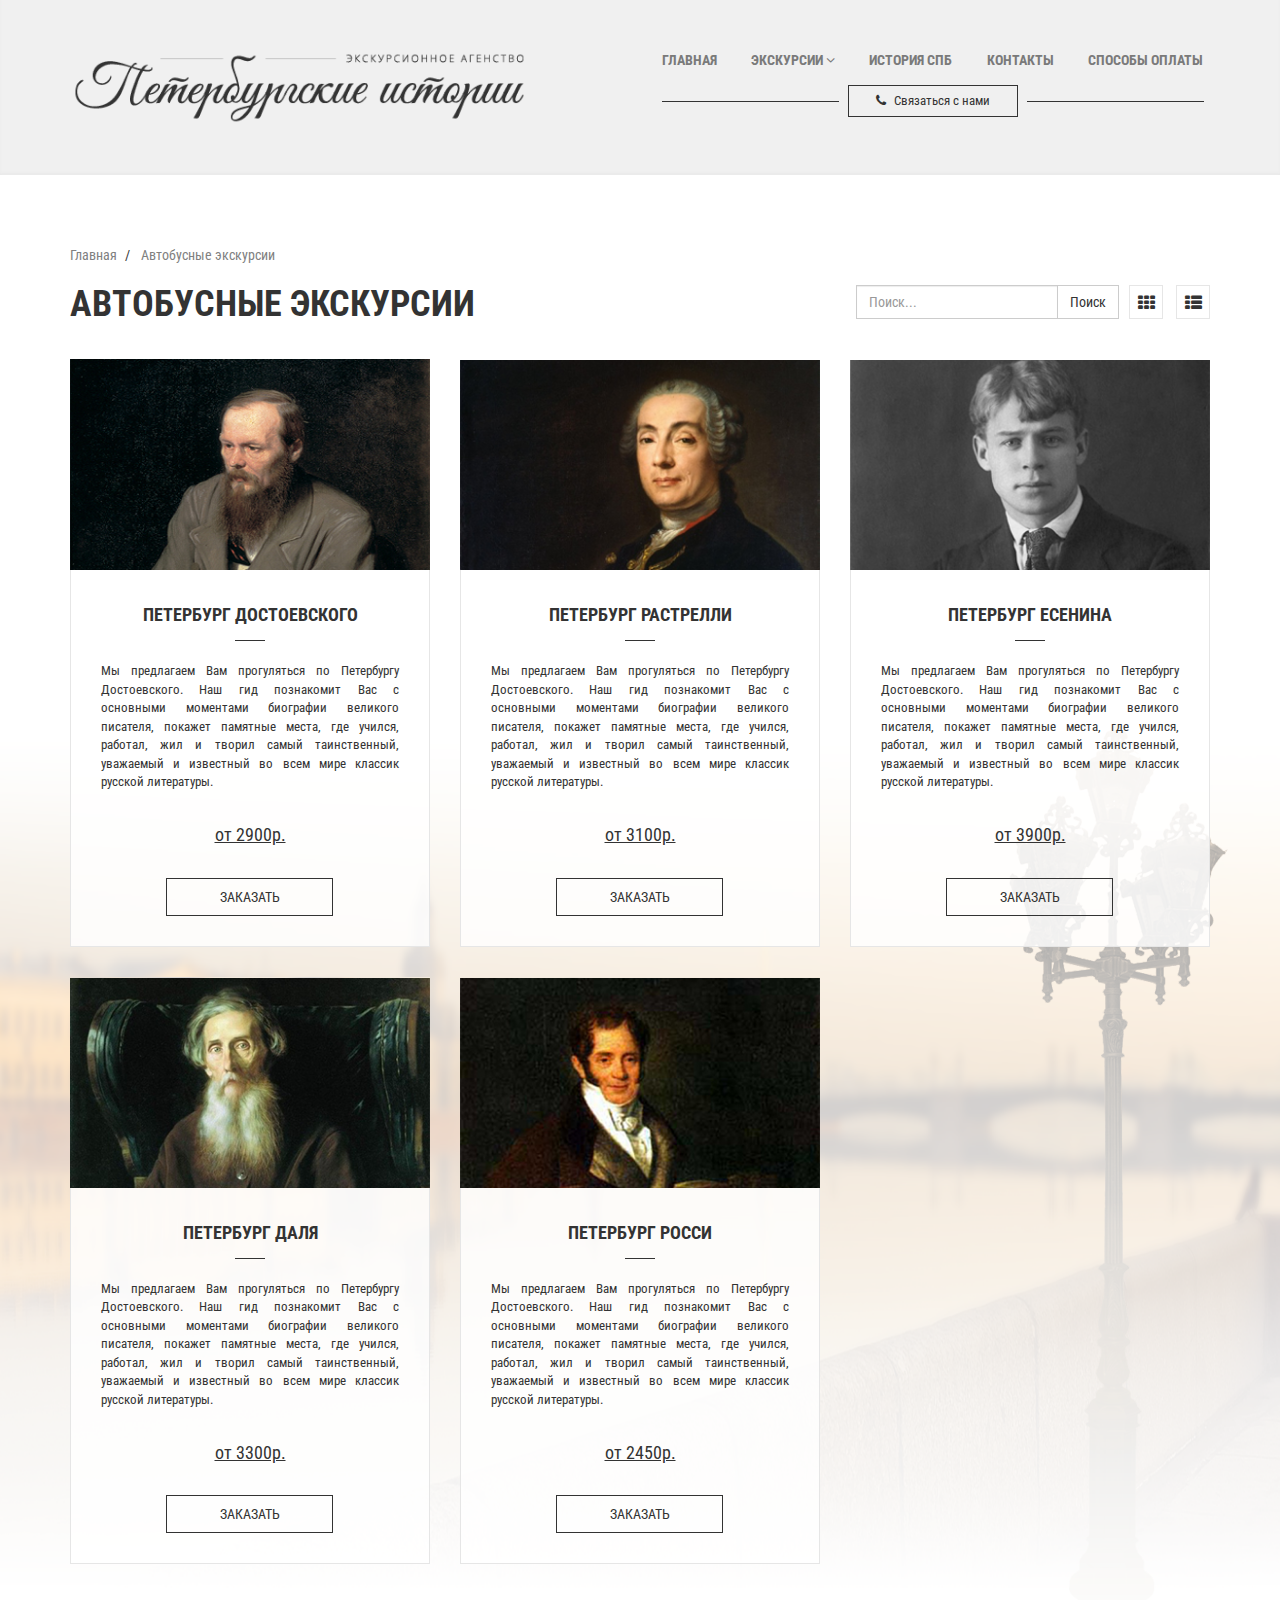
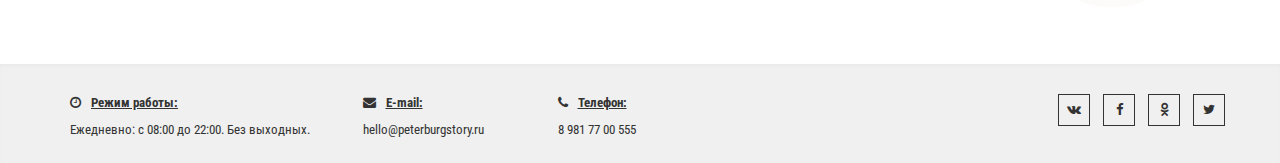
<file: bus_tours.html>
<!DOCTYPE html>
<html lang="en">
<head>
    <meta charset="utf-8">
    <meta http-equiv="X-UA-Compatible" content="IE=edge">
    <meta name="viewport" content="width=device-width, initial-scale=1">
    <title>Bus tours</title>
    <!-- Bootstrap -->
    <link href="css/bootstrap.min.css" rel="stylesheet">
    <link href="css/bootstrap-datetimepicker.min.css" rel="stylesheet">
    <link href="css/style.css" rel="stylesheet">
    <link rel="stylesheet" href="https://maxcdn.bootstrapcdn.com/font-awesome/4.4.0/css/font-awesome.min.css">
    <!-- HTML5 Shim and Respond.js IE8 support of HTML5 elements and media queries -->
    <!-- WARNING: Respond.js doesn't work if you view the page via file:// -->
    <!--[if lt IE 9]>
    <script src="https://oss.maxcdn.com/libs/html5shiv/3.7.0/html5shiv.js"></script>
    <script src="https://oss.maxcdn.com/libs/respond.js/1.4.2/respond.min.js"></script>
    <![endif]-->
</head>
<body>
<div class="inner-pages_wrapper">
    <div class="inner-pages_content">
        <header>
            <nav class="navbar navbar-default navbar-main">
                <div class="container">
                    <div class="row">
                        <!-- Brand and toggle get grouped for better mobile display -->
                        <div class="navbar-header no-padding col-sm-12 col-md-5 col-lg-6">
                            <button type="button" class="navbar-toggle collapsed" data-toggle="collapse" data-target="#bs-example-navbar-collapse-1" aria-expanded="false">
                                <span class="sr-only">Toggle navigation</span>
                                <span class="icon-bar"></span>
                                <span class="icon-bar"></span>
                                <span class="icon-bar"></span>
                            </button>
                            <a class="col-xs-10 logo logo_inner" href="#">
                                <img src="images/logo_inner.png" alt="logo" class="img-responsive">
                            </a>
                        </div>
                        <div class="col-xs-12 col-sm-12 col-md-7 col-lg-6 no-padding">
                            <!-- Collect the nav links, forms, and other content for toggling -->
                            <div class="collapse navbar-collapse navbar-collapse_custom" id="bs-example-navbar-collapse-1">
                                <ul class="nav nav-justified navbar-main_content hidden-xs">
                                    <li><a href="#">Главная</a></li>
                                    <li class="dropdown">
                                        <a href="#" class="dropdown-toggle" data-toggle="dropdown">экскурсии <i class="fa fa-angle-down"></i></a>
                                        <ul class="dropdown-menu">
                                            <li class="dropdown-submenu">
                                                <a href="#" class="dropdown-toggle" data-toggle="dropdown">заказные<i class="fa fa-angle-right pull-right"></i></a>
                                                <ul class="dropdown-menu">
                                                    <li><a href="#">пешеходные</a></li>
                                                    <li><a href="#">автобусные</a></li>
                                                    <li><a href="#">водные</a></li>
                                                    <li><a href="#">интерьерные</a></li>
                                                    <li><a href="#">нестандартные</a></li>
                                                    <li><a href="#">фотосессии</a></li>
                                                </ul>
                                            </li>
                                            <li class="dropdown-submenu">
                                                <a href="#" class="dropdown-toggle" data-toggle="dropdown">групповые<i class="fa fa-angle-right pull-right"></i></a>
                                                <ul class="dropdown-menu">
                                                    <li><a href="#">пешеходные</a></li>
                                                    <li><a href="#">автобусные</a></li>
                                                    <li><a href="#">водные</a></li>
                                                    <li><a href="#">интерьерные</a></li>
                                                    <li><a href="#">нестандартные</a></li>
                                                    <li><a href="#">фотосессии</a></li>
                                                </ul>
                                            </li>
                                        </ul>
                                    </li>
                                    <li><a href="#">история спб</a></li>
                                    <li><a href="#">контакты</a></li>
                                    <li><a href="#">способы оплаты</a></li>
                                </ul>
                                <ul class="nav navbar-nav navbar-main_content visible-xs hidden-sm hidden-md hidden-lg">
                                    <li><a href="#">Главная</a></li>
                                    <li class="dropdown">
                                        <a href="#" class="dropdown-toggle" data-toggle="dropdown" id="excursions">экскурсии <i id="arrow-down" class="fa fa-angle-down"></i></a>
                                        <ul class="dropdown-menu">
                                            <li class="dropdown-submenu">
                                                <a href="#" class="dropdown-toggle" data-toggle="dropdown">заказные<i class="fa fa-angle-right pull-right"></i></a>
                                                <ul class="dropdown-menu dropdown-menu-3level">
                                                    <li><a href="#">пешеходные</a></li>
                                                    <li><a href="#">автобусные</a></li>
                                                    <li><a href="#">водные</a></li>
                                                    <li><a href="#">интерьерные</a></li>
                                                    <li><a href="#">нестандартные</a></li>
                                                    <li><a href="#">фотосессии</a></li>
                                                </ul>
                                            </li>
                                            <li class="dropdown-submenu">
                                                <a href="#" class="dropdown-toggle" data-toggle="dropdown">групповые<i class="fa fa-angle-right pull-right"></i></a>
                                                <ul class="dropdown-menu dropdown-menu-3level">
                                                    <li><a href="#">пешеходные</a></li>
                                                    <li><a href="#">автобусные</a></li>
                                                    <li><a href="#">водные</a></li>
                                                    <li><a href="#">интерьерные</a></li>
                                                    <li><a href="#">нестандартные</a></li>
                                                    <li><a href="#">фотосессии</a></li>
                                                </ul>
                                            </li>
                                        </ul>
                                    </li>
                                    <li><a href="#">история спб</a></li>
                                    <li><a href="#">контакты</a></li>
                                    <li><a href="#">способы оплаты</a></li>
                                </ul>
                                <div class="invisible-xs invisible-sm visible-md visible-lg">
                                    <a href="" class="contact-btn">
                                        <div class="contact-btn_shadow"></div>
                                        <i class="fa fa-phone"></i>
                                        Связаться с нами
                                    </a>
                                </div>
                            </div>
                            <div class="container visible-sm invisible-xs">
                                <div class="row">
                                    <a href="" class="contact-btn">
                                        <div class="contact-btn_shadow"></div>
                                        <i class="fa fa-phone"></i>
                                        Связаться с нами
                                    </a>
                                </div>
                            </div>
                        </div>
                    </div>
                </div>
            </nav>
        </header>
        <article class="content_inner bg-1">
            <img src="images/bg_inner__lamp-3.png" class="content_inner__bg_lamp  hidden-xs" alt="lamp">
            <section class="container">
                <div class="row">
                    <ol class="breadcrumb">
                        <li>
                            <a href="#">Главная</a>
                        </li>
                        <li>
                            <a href="#">Автобусные экскурсии</a>
                        </li>
                    </ol>
                </div>
            </section>
            <section class="container clearfix">
                <h1 class="content-heading">автобусные экскурсии</h1>
                <ul class="tab-btn_menu pull-right"  role="tablist">
                    <li role="presentation">
                        <a href="#cards" aria-controls="cards" role="tab" data-toggle="tab"><i class="fa fa-th"></i></a>
                    </li>
                    <li role="presentation">
                        <a href="#list" aria-controls="list" role="tab" data-toggle="tab"><i class="fa fa-th-list"></i></a>
                    </li>
                </ul>
                <div class="form-inline search-field pull-right">
                    <div class="input-group">
                        <input type="search" class="form-control" placeholder="Поиск...">
                        <span class="input-group-btn">
                            <button class="btn btn-default" type="button">Поиск</button>
                        </span>
                    </div>
                </div>
            </section>
            <div class="tab-content">
                <div role="tabpanel" class="tab-pane active" id="cards">
                    <section class="container">
                        <div class="row">
                            <div class="col-sm-6 col-md-4">
                                <div class="col-xs-12 no-padding card-img">
                                    <img src="images/dost.png" alt="dostoevskii" class="img-responsive">
                                </div>
                                <div class="col-xs-12 caption-block">
                                    <h3 class="caption-block_header">петербург достоевского</h3>
                                    <p class="caption-block_text">
                                        Мы предлагаем Вам прогуляться по Петербургу Достоевского. Наш гид познакомит Вас с основными
                                        моментами биографии великого писателя, покажет памятные места, где учился, работал, жил и
                                        творил самый таинственный, уважаемый и известный во всем мире классик русской литературы.
                                    </p>
                                    <div class="caption-block_price">от 2900р.</div>
                                    <a href="" class="caption-block_order-btn" data-toggle="modal" data-target=".modal">заказать</a>
                                </div>
                            </div>
                            <div class="col-sm-6 col-md-4">
                                <div class="col-xs-12 no-padding card-img">
                                    <img src="images/rastr.png" alt="rastrelli" class="img-responsive">
                                </div>
                                <div class="col-xs-12 caption-block">
                                    <h3 class="caption-block_header">петербург растрелли</h3>
                                    <p class="caption-block_text">
                                        Мы предлагаем Вам прогуляться по Петербургу Достоевского. Наш гид познакомит Вас с основными
                                        моментами биографии великого писателя, покажет памятные места, где учился, работал, жил и
                                        творил самый таинственный, уважаемый и известный во всем мире классик русской литературы.
                                    </p>
                                    <div class="caption-block_price">от 3100р.</div>
                                    <a href="" class="caption-block_order-btn" data-toggle="modal" data-target=".modal">заказать</a>
                                </div>
                            </div>
                            <div class="col-sm-6 col-md-4">
                                <div class="col-xs-12 no-padding card-img">
                                    <img src="images/esen.png" alt="esenin" class="img-responsive">
                                </div>
                                <div class="col-xs-12 caption-block">
                                    <h3 class="caption-block_header">петербург есенина</h3>
                                    <p class="caption-block_text">
                                        Мы предлагаем Вам прогуляться по Петербургу Достоевского. Наш гид познакомит Вас с основными
                                        моментами биографии великого писателя, покажет памятные места, где учился, работал, жил и
                                        творил самый таинственный, уважаемый и известный во всем мире классик русской литературы.
                                    </p>
                                    <div class="caption-block_price">от 3900р.</div>
                                    <a href="" class="caption-block_order-btn" data-toggle="modal" data-target=".modal">заказать</a>
                                </div>
                            </div>
                            <div class="col-sm-6 col-md-4">
                                <div class="col-xs-12 no-padding card-img">
                                    <img src="images/dal.png" alt="dal'" class="img-responsive">
                                </div>
                                <div class="col-xs-12 caption-block">
                                    <h3 class="caption-block_header">петербург даля</h3>
                                    <p class="caption-block_text">
                                        Мы предлагаем Вам прогуляться по Петербургу Достоевского. Наш гид познакомит Вас с основными
                                        моментами биографии великого писателя, покажет памятные места, где учился, работал, жил и
                                        творил самый таинственный, уважаемый и известный во всем мире классик русской литературы.
                                    </p>
                                    <div class="caption-block_price">от 3300р.</div>
                                    <a href="" class="caption-block_order-btn" data-toggle="modal" data-target=".modal">заказать</a>
                                </div>
                            </div>
                            <div class="col-sm-6 col-md-4">
                                <div class="col-xs-12 no-padding card-img">
                                    <img src="images/rossi.png" alt="rossi" class="img-responsive">
                                </div>
                                <div class="col-xs-12 caption-block">
                                    <h3 class="caption-block_header">петербург росси</h3>
                                    <p class="caption-block_text">
                                        Мы предлагаем Вам прогуляться по Петербургу Достоевского. Наш гид познакомит Вас с основными
                                        моментами биографии великого писателя, покажет памятные места, где учился, работал, жил и
                                        творил самый таинственный, уважаемый и известный во всем мире классик русской литературы.
                                    </p>
                                    <div class="caption-block_price">от 2450р.</div>
                                    <a href="" class="caption-block_order-btn" data-toggle="modal" data-target=".modal">заказать</a>
                                </div>
                            </div>
                        </div>
                    </section>
                </div>
                <div role="tabpanel" class="tab-pane" id="list">
                    <section class="container">
                        <div class="row">
                            <div class="col-sm-12 card-wrapper">
                                <div class="col-xs-12 col-sm-4 no-padding card-img column">
                                    <img src="images/dost.png" alt="dostoevskii" class="img-responsive">
                                </div>
                                <div class="col-xs-12 col-sm-8 caption-block column">
                                    <h3 class="caption-block_header">петербург достоевского</h3>
                                    <p class="caption-block_text">
                                        Мы предлагаем Вам прогуляться по Петербургу Достоевского. Наш гид познакомит Вас с основными
                                        моментами биографии великого писателя, покажет памятные места, где учился, работал, жил и
                                        творил самый таинственный, уважаемый и известный во всем мире классик русской литературы.
                                    </p>
                                    <div class="pull-right">
                                        <div class="caption-block_price">от 2900р.</div>
                                        <a href="" class="caption-block_order-btn" data-toggle="modal" data-target=".modal">заказать</a>
                                    </div>
                                </div>
                            </div>
                            <div class="col-sm-12 card-wrapper">
                                <div class="col-xs-12 col-sm-4 no-padding card-img column">
                                    <img src="images/rastr.png" alt="rastrelli" class="img-responsive">
                                </div>
                                <div class="col-xs-12 col-sm-8 caption-block column">
                                    <h3 class="caption-block_header">петербург растрелли</h3>
                                    <p class="caption-block_text">
                                        Мы предлагаем Вам прогуляться по Петербургу Достоевского. Наш гид познакомит Вас с основными
                                        моментами биографии великого писателя, покажет памятные места, где учился, работал, жил и
                                        творил самый таинственный, уважаемый и известный во всем мире классик русской литературы.
                                    </p>
                                    <div class="pull-right">
                                        <div class="caption-block_price">от 3100р.</div>
                                        <a href="" class="caption-block_order-btn" data-toggle="modal" data-target=".modal">заказать</a>
                                    </div>
                                </div>
                            </div>
                            <div class="col-sm-12  card-wrapper">
                                <div class="col-xs-12 col-sm-4 no-padding card-img column">
                                    <img src="images/esen.png" alt="esenin" class="img-responsive">
                                </div>
                                <div class="col-xs-12 col-sm-8 caption-block column">
                                    <h3 class="caption-block_header">петербург есенина</h3>
                                    <p class="caption-block_text">
                                        Мы предлагаем Вам прогуляться по Петербургу Достоевского. Наш гид познакомит Вас с основными
                                        моментами биографии великого писателя, покажет памятные места, где учился, работал, жил и
                                        творил самый таинственный, уважаемый и известный во всем мире классик русской литературы.
                                    </p>
                                    <div class="pull-right">
                                        <div class="caption-block_price">от 3900р.</div>
                                        <a href="" class="caption-block_order-btn" data-toggle="modal" data-target=".modal">заказать</a>
                                    </div>
                                </div>
                            </div>
                            <div class="col-sm-12 card-wrapper">
                                <div class="col-xs-12 col-sm-4 no-padding card-img column">
                                    <img src="images/dal.png" alt="dal'" class="img-responsive">
                                </div>
                                <div class="col-xs-12 col-sm-8 caption-block column">
                                    <h3 class="caption-block_header">петербург даля</h3>
                                    <p class="caption-block_text">
                                        Мы предлагаем Вам прогуляться по Петербургу Достоевского. Наш гид познакомит Вас с основными
                                        моментами биографии великого писателя, покажет памятные места, где учился, работал, жил и
                                        творил самый таинственный, уважаемый и известный во всем мире классик русской литературы.
                                    </p>
                                    <div class="pull-right">
                                        <div class="caption-block_price">от 3300р.</div>
                                        <a href="" class="caption-block_order-btn" data-toggle="modal" data-target=".modal">заказать</a>
                                    </div>
                                </div>
                            </div>
                            <div class="col-sm-12 card-wrapper">
                                <div class="col-xs-12 col-sm-4 no-padding card-img column">
                                    <img src="images/rossi.png" alt="rossi" class="img-responsive">
                                </div>
                                <div class="col-xs-12 col-sm-8 caption-block column">
                                    <h3 class="caption-block_header">петербург росси</h3>
                                    <p class="caption-block_text">
                                        Мы предлагаем Вам прогуляться по Петербургу Достоевского. Наш гид познакомит Вас с основными
                                        моментами биографии великого писателя, покажет памятные места, где учился, работал, жил и
                                        творил самый таинственный, уважаемый и известный во всем мире классик русской литературы.
                                    </p>
                                    <div class="pull-right">
                                        <div class="caption-block_price">от 2450р.</div>
                                        <a href="" class="caption-block_order-btn" data-toggle="modal" data-target=".modal">заказать</a>
                                    </div>
                                </div>
                            </div>
                        </div>
                    </section>
                </div>
            </div>
        </article>
    </div>

    <footer class="footer">
        <div class="container">
            <div class="row">
                <div class="col-xs-6 col-sm-3 col-md-3">
                    <div class="footer_heading">
                        <i class="fa fa-clock-o"></i>Режим работы:
                    </div>
                    <div class="footer_text">
                        Ежедневно: с 08:00 до 22:00. Без выходных.
                    </div>
                </div>
                <div class="col-xs-6 col-sm-3 col-md-2">
                    <div class="footer_heading">
                        <i class="fa fa-envelope"></i>E-mail:
                    </div>
                    <div class="footer_text">
                        hello@peterburgstory.ru
                    </div>
                </div>
                <div class="col-xs-6 col-sm-3 col-md-2">
                    <div class="footer_heading">
                        <i class="fa fa-phone"></i>Телефон:
                    </div>
                    <div class="footer_text">
                        8 981 77 00 555
                    </div>
                </div>
                <ul class="footer_socials">
                    <li><a href="#"><i class="fa fa-vk"></i></a></li>
                    <li><a href="#"><i class="fa fa-facebook"></i></a></li>
                    <li><a href="#"><i class="fa fa-odnoklassniki"></i></a></li>
                    <li><a href="#"><i class="fa fa-twitter"></i></a></li>
                </ul>
            </div>
        </div>
    </footer>

    <!-- Modal -->
    <div class="modal fade" id="myModal" tabindex="-1" role="dialog" aria-labelledby="myModalLabel">
        <div class="modal-dialog" role="document">
            <div class="modal-content">
                <div class="modal-header">
                    <button type="button" class="close" data-dismiss="modal" aria-label="Close"><span aria-hidden="true">&times;</span></button>
                    <h4 class="modal-title" id="myModalLabel">Форма заказа</h4>
                </div>
                <div class="modal-body">
                    <form action="" method="post">
                        <div class="form-group">
                            <label for="datetimepicker">Желаемая дата проведения экскурсии</label>
                            <input type='text' required class="form-control" id='datetimepicker' placeholder="Дата проведения">
                        </div>
                        <div class="form-group">
                            <label for="language">Язык проведения</label>
                            <select class="form-control" required id="language">
                                <option>Русский</option>
                                <option>English</option>
                            </select>
                        </div>
                        <div class="form-group">
                            <label for="number">Количественный состав группы</label>
                            <input type="number" required min="1" max="100" class="form-control" id="number" placeholder="Количество">
                        </div>
                        <div class="form-group">
                            <label for="name">ФИО заказчика</label>
                            <input type="text" required class="form-control" id="name" placeholder="ФИО">
                        </div>
                        <div class="form-group">
                            <label for="phone">Номер телефона</label>
                            <input type="tel" pattern="(\+?\d[- .]*){7,13}" required class="form-control" id="phone" placeholder="Номер телефона">
                        </div>
                    </form>
                </div>
                <div class="modal-footer">
                    <button type="button" class="button modal-btn" data-dismiss="modal">Отмена</button>
                    <button type="submit" class="button modal-btn">Заказать</button>
                </div>
            </div>
        </div>
    </div>
</div>


<script src="https://code.jquery.com/jquery-2.1.4.min.js"></script>
<!-- Include all compiled plugins (below), or include individual files as needed -->
<script src="js/moment-with-locales.min.js"></script>
<script src="js/bootstrap.min.js"></script>
<script src="js/dropdown-menu.js"></script>
<script src="js/bootstrap-datetimepicker.min.js"></script>
<script src="js/custom.js"></script>
</body>
</html>
</file>
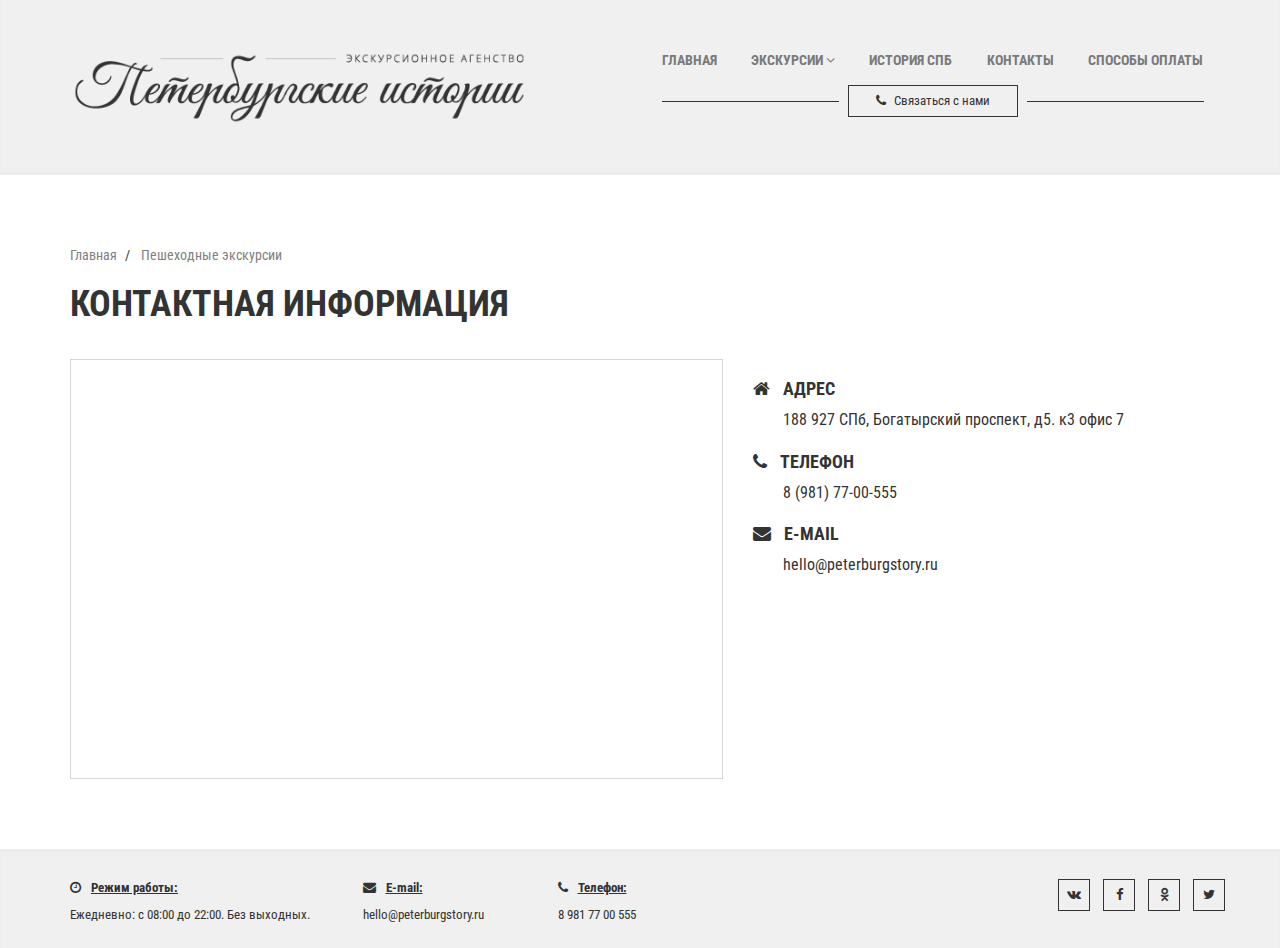
<file: contacts.html>
<!DOCTYPE html>
<html lang="en">
<head>
    <meta charset="utf-8">
    <meta http-equiv="X-UA-Compatible" content="IE=edge">
    <meta name="viewport" content="width=device-width, initial-scale=1">
    <title>Contact page</title>
    <!-- Bootstrap -->
    <link href="css/bootstrap.min.css" rel="stylesheet">
    <link href="css/style.css" rel="stylesheet">
    <link rel="stylesheet" href="https://maxcdn.bootstrapcdn.com/font-awesome/4.4.0/css/font-awesome.min.css">
    <!-- HTML5 Shim and Respond.js IE8 support of HTML5 elements and media queries -->
    <!-- WARNING: Respond.js doesn't work if you view the page via file:// -->
    <!--[if lt IE 9]>
    <script src="https://oss.maxcdn.com/libs/html5shiv/3.7.0/html5shiv.js"></script>
    <script src="https://oss.maxcdn.com/libs/respond.js/1.4.2/respond.min.js"></script>
    <![endif]-->
</head>
<body>
<div class="inner-pages_wrapper">
    <div class="inner-pages_content">
        <header>
            <nav class="navbar navbar-default navbar-main">
                <div class="container">
                    <div class="row">
                        <!-- Brand and toggle get grouped for better mobile display -->
                        <div class="navbar-header no-padding col-sm-12 col-md-5 col-lg-6">
                            <button type="button" class="navbar-toggle collapsed" data-toggle="collapse" data-target="#bs-example-navbar-collapse-1" aria-expanded="false">
                                <span class="sr-only">Toggle navigation</span>
                                <span class="icon-bar"></span>
                                <span class="icon-bar"></span>
                                <span class="icon-bar"></span>
                            </button>
                            <a class="col-xs-10 logo logo_inner" href="#">
                                <img src="images/logo_inner.png" alt="logo" class="img-responsive">
                            </a>
                        </div>
                        <div class="col-xs-12 col-sm-12 col-md-7 col-lg-6 no-padding">
                            <!-- Collect the nav links, forms, and other content for toggling -->
                            <div class="collapse navbar-collapse navbar-collapse_custom" id="bs-example-navbar-collapse-1">
                                <ul class="nav nav-justified navbar-main_content hidden-xs">
                                    <li><a href="#">Главная</a></li>
                                    <li class="dropdown">
                                        <a href="#" class="dropdown-toggle" data-toggle="dropdown">экскурсии <i class="fa fa-angle-down"></i></a>
                                        <ul class="dropdown-menu">
                                            <li class="dropdown-submenu">
                                                <a href="#" class="dropdown-toggle" data-toggle="dropdown">заказные<i class="fa fa-angle-right pull-right"></i></a>
                                                <ul class="dropdown-menu">
                                                    <li><a href="#">пешеходные</a></li>
                                                    <li><a href="#">автобусные</a></li>
                                                    <li><a href="#">водные</a></li>
                                                    <li><a href="#">интерьерные</a></li>
                                                    <li><a href="#">нестандартные</a></li>
                                                    <li><a href="#">фотосессии</a></li>
                                                </ul>
                                            </li>
                                            <li class="dropdown-submenu">
                                                <a href="#" class="dropdown-toggle" data-toggle="dropdown">групповые<i class="fa fa-angle-right pull-right"></i></a>
                                                <ul class="dropdown-menu">
                                                    <li><a href="#">пешеходные</a></li>
                                                    <li><a href="#">автобусные</a></li>
                                                    <li><a href="#">водные</a></li>
                                                    <li><a href="#">интерьерные</a></li>
                                                    <li><a href="#">нестандартные</a></li>
                                                    <li><a href="#">фотосессии</a></li>
                                                </ul>
                                            </li>
                                        </ul>
                                    </li>
                                    <li><a href="#">история спб</a></li>
                                    <li><a href="#">контакты</a></li>
                                    <li><a href="#">способы оплаты</a></li>
                                </ul>
                                <ul class="nav navbar-nav navbar-main_content visible-xs hidden-sm hidden-md hidden-lg">
                                    <li><a href="#">Главная</a></li>
                                    <li class="dropdown">
                                        <a href="#" class="dropdown-toggle" data-toggle="dropdown" id="excursions">экскурсии <i id="arrow-down" class="fa fa-angle-down"></i></a>
                                        <ul class="dropdown-menu">
                                            <li class="dropdown-submenu">
                                                <a href="#" class="dropdown-toggle" data-toggle="dropdown">заказные<i class="fa fa-angle-right pull-right"></i></a>
                                                <ul class="dropdown-menu dropdown-menu-3level">
                                                    <li><a href="#">пешеходные</a></li>
                                                    <li><a href="#">автобусные</a></li>
                                                    <li><a href="#">водные</a></li>
                                                    <li><a href="#">интерьерные</a></li>
                                                    <li><a href="#">нестандартные</a></li>
                                                    <li><a href="#">фотосессии</a></li>
                                                </ul>
                                            </li>
                                            <li class="dropdown-submenu">
                                                <a href="#" class="dropdown-toggle" data-toggle="dropdown">групповые<i class="fa fa-angle-right pull-right"></i></a>
                                                <ul class="dropdown-menu dropdown-menu-3level">
                                                    <li><a href="#">пешеходные</a></li>
                                                    <li><a href="#">автобусные</a></li>
                                                    <li><a href="#">водные</a></li>
                                                    <li><a href="#">интерьерные</a></li>
                                                    <li><a href="#">нестандартные</a></li>
                                                    <li><a href="#">фотосессии</a></li>
                                                </ul>
                                            </li>
                                        </ul>
                                    </li>
                                    <li><a href="#">история спб</a></li>
                                    <li><a href="#">контакты</a></li>
                                    <li><a href="#">способы оплаты</a></li>
                                </ul>
                                <div class="invisible-xs invisible-sm visible-md visible-lg">
                                    <a href="" class="contact-btn">
                                        <div class="contact-btn_shadow"></div>
                                        <i class="fa fa-phone"></i>
                                        Связаться с нами
                                    </a>
                                </div>
                            </div>
                            <div class="container visible-sm invisible-xs">
                                <div class="row">
                                    <a href="" class="contact-btn">
                                        <div class="contact-btn_shadow"></div>
                                        <i class="fa fa-phone"></i>
                                        Связаться с нами
                                    </a>
                                </div>
                            </div>
                        </div>
                    </div>
                </div>
            </nav>
        </header>
        <article class="content_inner bg-2">
            <section class="container">
                <div class="row">
                    <ol class="breadcrumb">
                        <li>
                            <a href="#">Главная</a>
                        </li>
                        <li>
                            <a href="#">Пешеходные экскурсии</a>
                        </li>
                    </ol>
                </div>
            </section>
            <section class="container clearfix">
                <h1 class="content-heading">контактная информация</h1>
            </section>
            <section class="container">
                <div class="row">
                    <div class="col-sm-7">
                        <div id="map" class="map"></div>
                    </div>
                    <div class="col-sm-5">
                        <h3 class="contact-info_header"><i class="fa fa-home"></i>Адрес </h3>
                        <div class="contact-info_text">
                            188 927 СПб, Богатырский проспект, д5. к3 офис 7
                        </div>
                        <h3 class="contact-info_header"><i class="fa fa-phone"></i>Телефон </h3>
                        <div class="contact-info_text">
                            8 (981) 77-00-555
                        </div>
                        <h3 class="contact-info_header"><i class="fa fa-envelope"></i>E-mail</h3>
                        <div class="contact-info_text">
                            hello@peterburgstory.ru
                        </div>
                    </div>
                </div>
            </section>
        </article>
    </div>

    <footer class="footer">
        <div class="container">
            <div class="row">
                <div class="col-xs-6 col-sm-3 col-md-3">
                    <div class="footer_heading">
                        <i class="fa fa-clock-o"></i>Режим работы:
                    </div>
                    <div class="footer_text">
                        Ежедневно: с 08:00 до 22:00. Без выходных.
                    </div>
                </div>
                <div class="col-xs-6 col-sm-3 col-md-2">
                    <div class="footer_heading">
                        <i class="fa fa-envelope"></i>E-mail:
                    </div>
                    <div class="footer_text">
                        hello@peterburgstory.ru
                    </div>
                </div>
                <div class="col-xs-6 col-sm-3 col-md-2">
                    <div class="footer_heading">
                        <i class="fa fa-phone"></i>Телефон:
                    </div>
                    <div class="footer_text">
                        8 981 77 00 555
                    </div>
                </div>
                <ul class="footer_socials">
                    <li><a href="#"><i class="fa fa-vk"></i></a></li>
                    <li><a href="#"><i class="fa fa-facebook"></i></a></li>
                    <li><a href="#"><i class="fa fa-odnoklassniki"></i></a></li>
                    <li><a href="#"><i class="fa fa-twitter"></i></a></li>
                </ul>
            </div>
        </div>
    </footer>
</div>


<!-- jQuery (necessary for Bootstrap's JavaScript plugins) -->
<script src="https://ajax.googleapis.com/ajax/libs/jquery/1.11.0/jquery.min.js"></script>
<!-- Include all compiled plugins (below), or include individual files as needed -->
<script src="js/bootstrap.min.js"></script>
<script src="js/dropdown-menu.js"></script>
<script src="js/map.js"></script>
<script src="js/custom.js"></script>
</body>
</html>
</file>
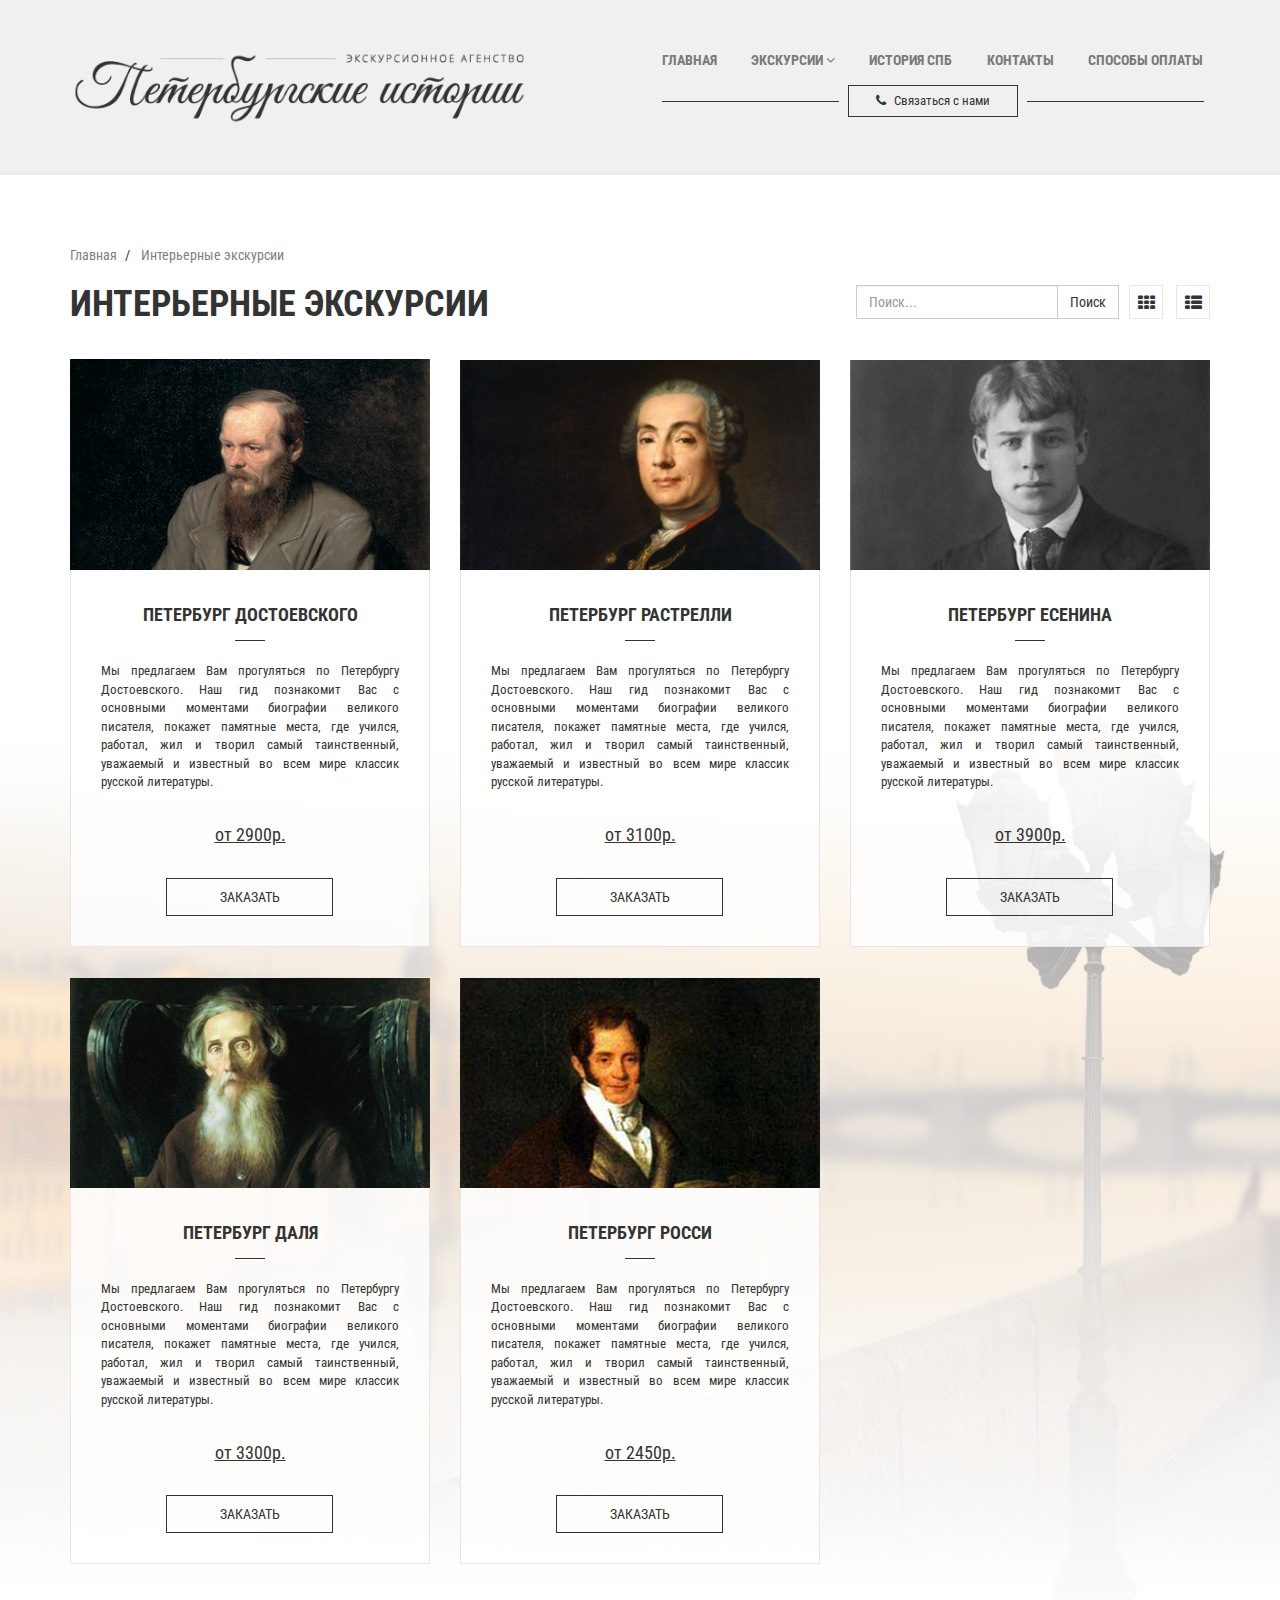
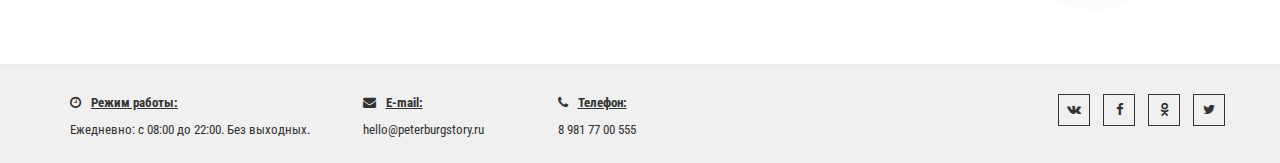
<file: interior_tours.html>
<!DOCTYPE html>
<html lang="en">
<head>
    <meta charset="utf-8">
    <meta http-equiv="X-UA-Compatible" content="IE=edge">
    <meta name="viewport" content="width=device-width, initial-scale=1">
    <title>Interior tours</title>
    <!-- Bootstrap -->
    <link href="css/bootstrap.min.css" rel="stylesheet">
    <link href="css/bootstrap-datetimepicker.min.css" rel="stylesheet">
    <link href="css/bootstrap-datetimepicker.min.css" rel="stylesheet">
    <link href="css/style.css" rel="stylesheet">
    <link rel="stylesheet" href="https://maxcdn.bootstrapcdn.com/font-awesome/4.4.0/css/font-awesome.min.css">
    <!-- HTML5 Shim and Respond.js IE8 support of HTML5 elements and media queries -->
    <!-- WARNING: Respond.js doesn't work if you view the page via file:// -->
    <!--[if lt IE 9]>
    <script src="https://oss.maxcdn.com/libs/html5shiv/3.7.0/html5shiv.js"></script>
    <script src="https://oss.maxcdn.com/libs/respond.js/1.4.2/respond.min.js"></script>
    <![endif]-->
</head>
<body>
<div class="inner-pages_wrapper">
    <div class="inner-pages_content">
        <header>
            <nav class="navbar navbar-default navbar-main">
                <div class="container">
                    <div class="row">
                        <!-- Brand and toggle get grouped for better mobile display -->
                        <div class="navbar-header no-padding col-sm-12 col-md-5 col-lg-6">
                            <button type="button" class="navbar-toggle collapsed" data-toggle="collapse" data-target="#bs-example-navbar-collapse-1" aria-expanded="false">
                                <span class="sr-only">Toggle navigation</span>
                                <span class="icon-bar"></span>
                                <span class="icon-bar"></span>
                                <span class="icon-bar"></span>
                            </button>
                            <a class="col-xs-10 logo logo_inner" href="#">
                                <img src="images/logo_inner.png" alt="logo" class="img-responsive">
                            </a>
                        </div>
                        <div class="col-xs-12 col-sm-12 col-md-7 col-lg-6 no-padding">
                            <!-- Collect the nav links, forms, and other content for toggling -->
                            <div class="collapse navbar-collapse navbar-collapse_custom" id="bs-example-navbar-collapse-1">
                                <ul class="nav nav-justified navbar-main_content hidden-xs">
                                    <li><a href="#">Главная</a></li>
                                    <li class="dropdown">
                                        <a href="#" class="dropdown-toggle" data-toggle="dropdown">экскурсии <i class="fa fa-angle-down"></i></a>
                                        <ul class="dropdown-menu">
                                            <li class="dropdown-submenu">
                                                <a href="#" class="dropdown-toggle" data-toggle="dropdown">заказные<i class="fa fa-angle-right pull-right"></i></a>
                                                <ul class="dropdown-menu">
                                                    <li><a href="#">пешеходные</a></li>
                                                    <li><a href="#">автобусные</a></li>
                                                    <li><a href="#">водные</a></li>
                                                    <li><a href="#">интерьерные</a></li>
                                                    <li><a href="#">нестандартные</a></li>
                                                    <li><a href="#">фотосессии</a></li>
                                                </ul>
                                            </li>
                                            <li class="dropdown-submenu">
                                                <a href="#" class="dropdown-toggle" data-toggle="dropdown">групповые<i class="fa fa-angle-right pull-right"></i></a>
                                                <ul class="dropdown-menu">
                                                    <li><a href="#">пешеходные</a></li>
                                                    <li><a href="#">автобусные</a></li>
                                                    <li><a href="#">водные</a></li>
                                                    <li><a href="#">интерьерные</a></li>
                                                    <li><a href="#">нестандартные</a></li>
                                                    <li><a href="#">фотосессии</a></li>
                                                </ul>
                                            </li>
                                        </ul>
                                    </li>
                                    <li><a href="#">история спб</a></li>
                                    <li><a href="#">контакты</a></li>
                                    <li><a href="#">способы оплаты</a></li>
                                </ul>
                                <ul class="nav navbar-nav navbar-main_content visible-xs hidden-sm hidden-md hidden-lg">
                                    <li><a href="#">Главная</a></li>
                                    <li class="dropdown">
                                        <a href="#" class="dropdown-toggle" data-toggle="dropdown" id="excursions">экскурсии <i id="arrow-down" class="fa fa-angle-down"></i></a>
                                        <ul class="dropdown-menu">
                                            <li class="dropdown-submenu">
                                                <a href="#" class="dropdown-toggle" data-toggle="dropdown">заказные<i class="fa fa-angle-right pull-right"></i></a>
                                                <ul class="dropdown-menu dropdown-menu-3level">
                                                    <li><a href="#">пешеходные</a></li>
                                                    <li><a href="#">автобусные</a></li>
                                                    <li><a href="#">водные</a></li>
                                                    <li><a href="#">интерьерные</a></li>
                                                    <li><a href="#">нестандартные</a></li>
                                                    <li><a href="#">фотосессии</a></li>
                                                </ul>
                                            </li>
                                            <li class="dropdown-submenu">
                                                <a href="#" class="dropdown-toggle" data-toggle="dropdown">групповые<i class="fa fa-angle-right pull-right"></i></a>
                                                <ul class="dropdown-menu dropdown-menu-3level">
                                                    <li><a href="#">пешеходные</a></li>
                                                    <li><a href="#">автобусные</a></li>
                                                    <li><a href="#">водные</a></li>
                                                    <li><a href="#">интерьерные</a></li>
                                                    <li><a href="#">нестандартные</a></li>
                                                    <li><a href="#">фотосессии</a></li>
                                                </ul>
                                            </li>
                                        </ul>
                                    </li>
                                    <li><a href="#">история спб</a></li>
                                    <li><a href="#">контакты</a></li>
                                    <li><a href="#">способы оплаты</a></li>
                                </ul>
                                <div class="invisible-xs invisible-sm visible-md visible-lg">
                                    <a href="" class="contact-btn">
                                        <div class="contact-btn_shadow"></div>
                                        <i class="fa fa-phone"></i>
                                        Связаться с нами
                                    </a>
                                </div>
                            </div>
                            <div class="container visible-sm invisible-xs">
                                <div class="row">
                                    <a href="" class="contact-btn">
                                        <div class="contact-btn_shadow"></div>
                                        <i class="fa fa-phone"></i>
                                        Связаться с нами
                                    </a>
                                </div>
                            </div>
                        </div>
                    </div>
                </div>
            </nav>
        </header>
        <article class="content_inner bg-1">
            <img src="images/bg_inner__lamp-4.png" class="content_inner__bg_lamp  hidden-xs" alt="lamp">
            <section class="container">
                <div class="row">
                    <ol class="breadcrumb">
                        <li>
                            <a href="#">Главная</a>
                        </li>
                        <li>
                            <a href="#">Интерьерные экскурсии</a>
                        </li>
                    </ol>
                </div>
            </section>
            <section class="container clearfix">
                <h1 class="content-heading">интерьерные экскурсии</h1>
                <ul class="tab-btn_menu pull-right"  role="tablist">
                    <li role="presentation">
                        <a href="#cards" aria-controls="cards" role="tab" data-toggle="tab"><i class="fa fa-th"></i></a>
                    </li>
                    <li role="presentation">
                        <a href="#list" aria-controls="list" role="tab" data-toggle="tab"><i class="fa fa-th-list"></i></a>
                    </li>
                </ul>
                <div class="form-inline search-field pull-right">
                    <div class="input-group">
                        <input type="search" class="form-control" placeholder="Поиск...">
                        <span class="input-group-btn">
                            <button class="btn btn-default" type="button">Поиск</button>
                        </span>
                    </div>
                </div>
            </section>
            <div class="tab-content">
                <div role="tabpanel" class="tab-pane active" id="cards">
                    <section class="container">
                        <div class="row">
                            <div class="col-sm-6 col-md-4">
                                <div class="col-xs-12 no-padding card-img">
                                    <img src="images/dost.png" alt="dostoevskii" class="img-responsive">
                                </div>
                                <div class="col-xs-12 caption-block">
                                    <h3 class="caption-block_header">петербург достоевского</h3>
                                    <p class="caption-block_text">
                                        Мы предлагаем Вам прогуляться по Петербургу Достоевского. Наш гид познакомит Вас с основными
                                        моментами биографии великого писателя, покажет памятные места, где учился, работал, жил и
                                        творил самый таинственный, уважаемый и известный во всем мире классик русской литературы.
                                    </p>
                                    <div class="caption-block_price">от 2900р.</div>
                                    <a href="" class="caption-block_order-btn" data-toggle="modal" data-target=".modal">заказать</a>
                                </div>
                            </div>
                            <div class="col-sm-6 col-md-4">
                                <div class="col-xs-12 no-padding card-img">
                                    <img src="images/rastr.png" alt="rastrelli" class="img-responsive">
                                </div>
                                <div class="col-xs-12 caption-block">
                                    <h3 class="caption-block_header">петербург растрелли</h3>
                                    <p class="caption-block_text">
                                        Мы предлагаем Вам прогуляться по Петербургу Достоевского. Наш гид познакомит Вас с основными
                                        моментами биографии великого писателя, покажет памятные места, где учился, работал, жил и
                                        творил самый таинственный, уважаемый и известный во всем мире классик русской литературы.
                                    </p>
                                    <div class="caption-block_price">от 3100р.</div>
                                    <a href="" class="caption-block_order-btn" data-toggle="modal" data-target=".modal">заказать</a>
                                </div>
                            </div>
                            <div class="col-sm-6 col-md-4">
                                <div class="col-xs-12 no-padding card-img">
                                    <img src="images/esen.png" alt="esenin" class="img-responsive">
                                </div>
                                <div class="col-xs-12 caption-block">
                                    <h3 class="caption-block_header">петербург есенина</h3>
                                    <p class="caption-block_text">
                                        Мы предлагаем Вам прогуляться по Петербургу Достоевского. Наш гид познакомит Вас с основными
                                        моментами биографии великого писателя, покажет памятные места, где учился, работал, жил и
                                        творил самый таинственный, уважаемый и известный во всем мире классик русской литературы.
                                    </p>
                                    <div class="caption-block_price">от 3900р.</div>
                                    <a href="" class="caption-block_order-btn" data-toggle="modal" data-target=".modal">заказать</a>
                                </div>
                            </div>
                            <div class="col-sm-6 col-md-4">
                                <div class="col-xs-12 no-padding card-img">
                                    <img src="images/dal.png" alt="dal'" class="img-responsive">
                                </div>
                                <div class="col-xs-12 caption-block">
                                    <h3 class="caption-block_header">петербург даля</h3>
                                    <p class="caption-block_text">
                                        Мы предлагаем Вам прогуляться по Петербургу Достоевского. Наш гид познакомит Вас с основными
                                        моментами биографии великого писателя, покажет памятные места, где учился, работал, жил и
                                        творил самый таинственный, уважаемый и известный во всем мире классик русской литературы.
                                    </p>
                                    <div class="caption-block_price">от 3300р.</div>
                                    <a href="" class="caption-block_order-btn" data-toggle="modal" data-target=".modal">заказать</a>
                                </div>
                            </div>
                            <div class="col-sm-6 col-md-4">
                                <div class="col-xs-12 no-padding card-img">
                                    <img src="images/rossi.png" alt="rossi" class="img-responsive">
                                </div>
                                <div class="col-xs-12 caption-block">
                                    <h3 class="caption-block_header">петербург росси</h3>
                                    <p class="caption-block_text">
                                        Мы предлагаем Вам прогуляться по Петербургу Достоевского. Наш гид познакомит Вас с основными
                                        моментами биографии великого писателя, покажет памятные места, где учился, работал, жил и
                                        творил самый таинственный, уважаемый и известный во всем мире классик русской литературы.
                                    </p>
                                    <div class="caption-block_price">от 2450р.</div>
                                    <a href="" class="caption-block_order-btn" data-toggle="modal" data-target=".modal">заказать</a>
                                </div>
                            </div>
                        </div>
                    </section>
                </div>
                <div role="tabpanel" class="tab-pane" id="list">
                    <section class="container">
                        <div class="row">
                            <div class="col-sm-12 card-wrapper">
                                <div class="col-xs-12 col-sm-4 no-padding card-img column">
                                    <img src="images/dost.png" alt="dostoevskii" class="img-responsive">
                                </div>
                                <div class="col-xs-12 col-sm-8 caption-block column">
                                    <h3 class="caption-block_header">петербург достоевского</h3>
                                    <p class="caption-block_text">
                                        Мы предлагаем Вам прогуляться по Петербургу Достоевского. Наш гид познакомит Вас с основными
                                        моментами биографии великого писателя, покажет памятные места, где учился, работал, жил и
                                        творил самый таинственный, уважаемый и известный во всем мире классик русской литературы.
                                    </p>
                                    <div class="pull-right">
                                        <div class="caption-block_price">от 2900р.</div>
                                        <a href="" class="caption-block_order-btn" data-toggle="modal" data-target=".modal">заказать</a>
                                    </div>
                                </div>
                            </div>
                            <div class="col-sm-12 card-wrapper">
                                <div class="col-xs-12 col-sm-4 no-padding card-img column">
                                    <img src="images/rastr.png" alt="rastrelli" class="img-responsive">
                                </div>
                                <div class="col-xs-12 col-sm-8 caption-block column">
                                    <h3 class="caption-block_header">петербург растрелли</h3>
                                    <p class="caption-block_text">
                                        Мы предлагаем Вам прогуляться по Петербургу Достоевского. Наш гид познакомит Вас с основными
                                        моментами биографии великого писателя, покажет памятные места, где учился, работал, жил и
                                        творил самый таинственный, уважаемый и известный во всем мире классик русской литературы.
                                    </p>
                                    <div class="pull-right">
                                        <div class="caption-block_price">от 3100р.</div>
                                        <a href="" class="caption-block_order-btn" data-toggle="modal" data-target=".modal">заказать</a>
                                    </div>
                                </div>
                            </div>
                            <div class="col-sm-12  card-wrapper">
                                <div class="col-xs-12 col-sm-4 no-padding card-img column">
                                    <img src="images/esen.png" alt="esenin" class="img-responsive">
                                </div>
                                <div class="col-xs-12 col-sm-8 caption-block column">
                                    <h3 class="caption-block_header">петербург есенина</h3>
                                    <p class="caption-block_text">
                                        Мы предлагаем Вам прогуляться по Петербургу Достоевского. Наш гид познакомит Вас с основными
                                        моментами биографии великого писателя, покажет памятные места, где учился, работал, жил и
                                        творил самый таинственный, уважаемый и известный во всем мире классик русской литературы.
                                    </p>
                                    <div class="pull-right">
                                        <div class="caption-block_price">от 3900р.</div>
                                        <a href="" class="caption-block_order-btn" data-toggle="modal" data-target=".modal">заказать</a>
                                    </div>
                                </div>
                            </div>
                            <div class="col-sm-12 card-wrapper">
                                <div class="col-xs-12 col-sm-4 no-padding card-img column">
                                    <img src="images/dal.png" alt="dal'" class="img-responsive">
                                </div>
                                <div class="col-xs-12 col-sm-8 caption-block column">
                                    <h3 class="caption-block_header">петербург даля</h3>
                                    <p class="caption-block_text">
                                        Мы предлагаем Вам прогуляться по Петербургу Достоевского. Наш гид познакомит Вас с основными
                                        моментами биографии великого писателя, покажет памятные места, где учился, работал, жил и
                                        творил самый таинственный, уважаемый и известный во всем мире классик русской литературы.
                                    </p>
                                    <div class="pull-right">
                                        <div class="caption-block_price">от 3300р.</div>
                                        <a href="" class="caption-block_order-btn" data-toggle="modal" data-target=".modal">заказать</a>
                                    </div>
                                </div>
                            </div>
                            <div class="col-sm-12 card-wrapper">
                                <div class="col-xs-12 col-sm-4 no-padding card-img column">
                                    <img src="images/rossi.png" alt="rossi" class="img-responsive">
                                </div>
                                <div class="col-xs-12 col-sm-8 caption-block column">
                                    <h3 class="caption-block_header">петербург росси</h3>
                                    <p class="caption-block_text">
                                        Мы предлагаем Вам прогуляться по Петербургу Достоевского. Наш гид познакомит Вас с основными
                                        моментами биографии великого писателя, покажет памятные места, где учился, работал, жил и
                                        творил самый таинственный, уважаемый и известный во всем мире классик русской литературы.
                                    </p>
                                    <div class="pull-right">
                                        <div class="caption-block_price">от 2450р.</div>
                                        <a href="" class="caption-block_order-btn" data-toggle="modal" data-target=".modal">заказать</a>
                                    </div>
                                </div>
                            </div>
                        </div>
                    </section>
                </div>
            </div>
        </article>
    </div>

    <footer class="footer">
        <div class="container">
            <div class="row">
                <div class="col-xs-6 col-sm-3 col-md-3">
                    <div class="footer_heading">
                        <i class="fa fa-clock-o"></i>Режим работы:
                    </div>
                    <div class="footer_text">
                        Ежедневно: с 08:00 до 22:00. Без выходных.
                    </div>
                </div>
                <div class="col-xs-6 col-sm-3 col-md-2">
                    <div class="footer_heading">
                        <i class="fa fa-envelope"></i>E-mail:
                    </div>
                    <div class="footer_text">
                        hello@peterburgstory.ru
                    </div>
                </div>
                <div class="col-xs-6 col-sm-3 col-md-2">
                    <div class="footer_heading">
                        <i class="fa fa-phone"></i>Телефон:
                    </div>
                    <div class="footer_text">
                        8 981 77 00 555
                    </div>
                </div>
                <ul class="footer_socials">
                    <li><a href="#"><i class="fa fa-vk"></i></a></li>
                    <li><a href="#"><i class="fa fa-facebook"></i></a></li>
                    <li><a href="#"><i class="fa fa-odnoklassniki"></i></a></li>
                    <li><a href="#"><i class="fa fa-twitter"></i></a></li>
                </ul>
            </div>
        </div>
    </footer>

    <!-- Modal -->
    <div class="modal fade" id="myModal" tabindex="-1" role="dialog" aria-labelledby="myModalLabel">
        <div class="modal-dialog" role="document">
            <div class="modal-content">
                <div class="modal-header">
                    <button type="button" class="close" data-dismiss="modal" aria-label="Close"><span aria-hidden="true">&times;</span></button>
                    <h4 class="modal-title" id="myModalLabel">Форма заказа</h4>
                </div>
                <div class="modal-body">
                    <form action="#" method="post">
                        <div class="form-group">
                            <label for="datetimepicker">Желаемая дата проведения экскурсии</label>
                            <input type='text' required class="form-control" id='datetimepicker' placeholder="Дата проведения">
                        </div>
                        <div class="form-group">
                            <label for="language">Язык проведения</label>
                            <select class="form-control" required id="language">
                                <option>Русский</option>
                                <option>English</option>
                            </select>
                        </div>
                        <div class="form-group">
                            <label for="number">Количественный состав группы</label>
                            <input type="number" required min="1" max="100" class="form-control" id="number" placeholder="Количество">
                        </div>
                        <div class="form-group">
                            <label for="name">ФИО заказчика</label>
                            <input type="text" required class="form-control" id="name" placeholder="ФИО">
                        </div>
                        <div class="form-group">
                            <label for="phone">Номер телефона</label>
                            <input type="tel" pattern="(\+?\d[- .]*){7,13}" required class="form-control" id="phone" placeholder="Номер телефона">
                        </div>
                    </form>
                </div>
                <div class="modal-footer">
                    <button type="button" class="button modal-btn" data-dismiss="modal">Отмена</button>
                    <button type="submit" class="button modal-btn">Заказать</button>
                </div>
            </div>
        </div>
    </div>
</div>


<script src="https://code.jquery.com/jquery-2.1.4.min.js"></script>
<!-- Include all compiled plugins (below), or include individual files as needed -->
<script src="js/moment-with-locales.min.js"></script>
<script src="js/bootstrap.min.js"></script>
<script src="js/dropdown-menu.js"></script>
<script src="js/bootstrap-datetimepicker.min.js"></script>
<script src="js/custom.js"></script>
</body>
</html>
</file>
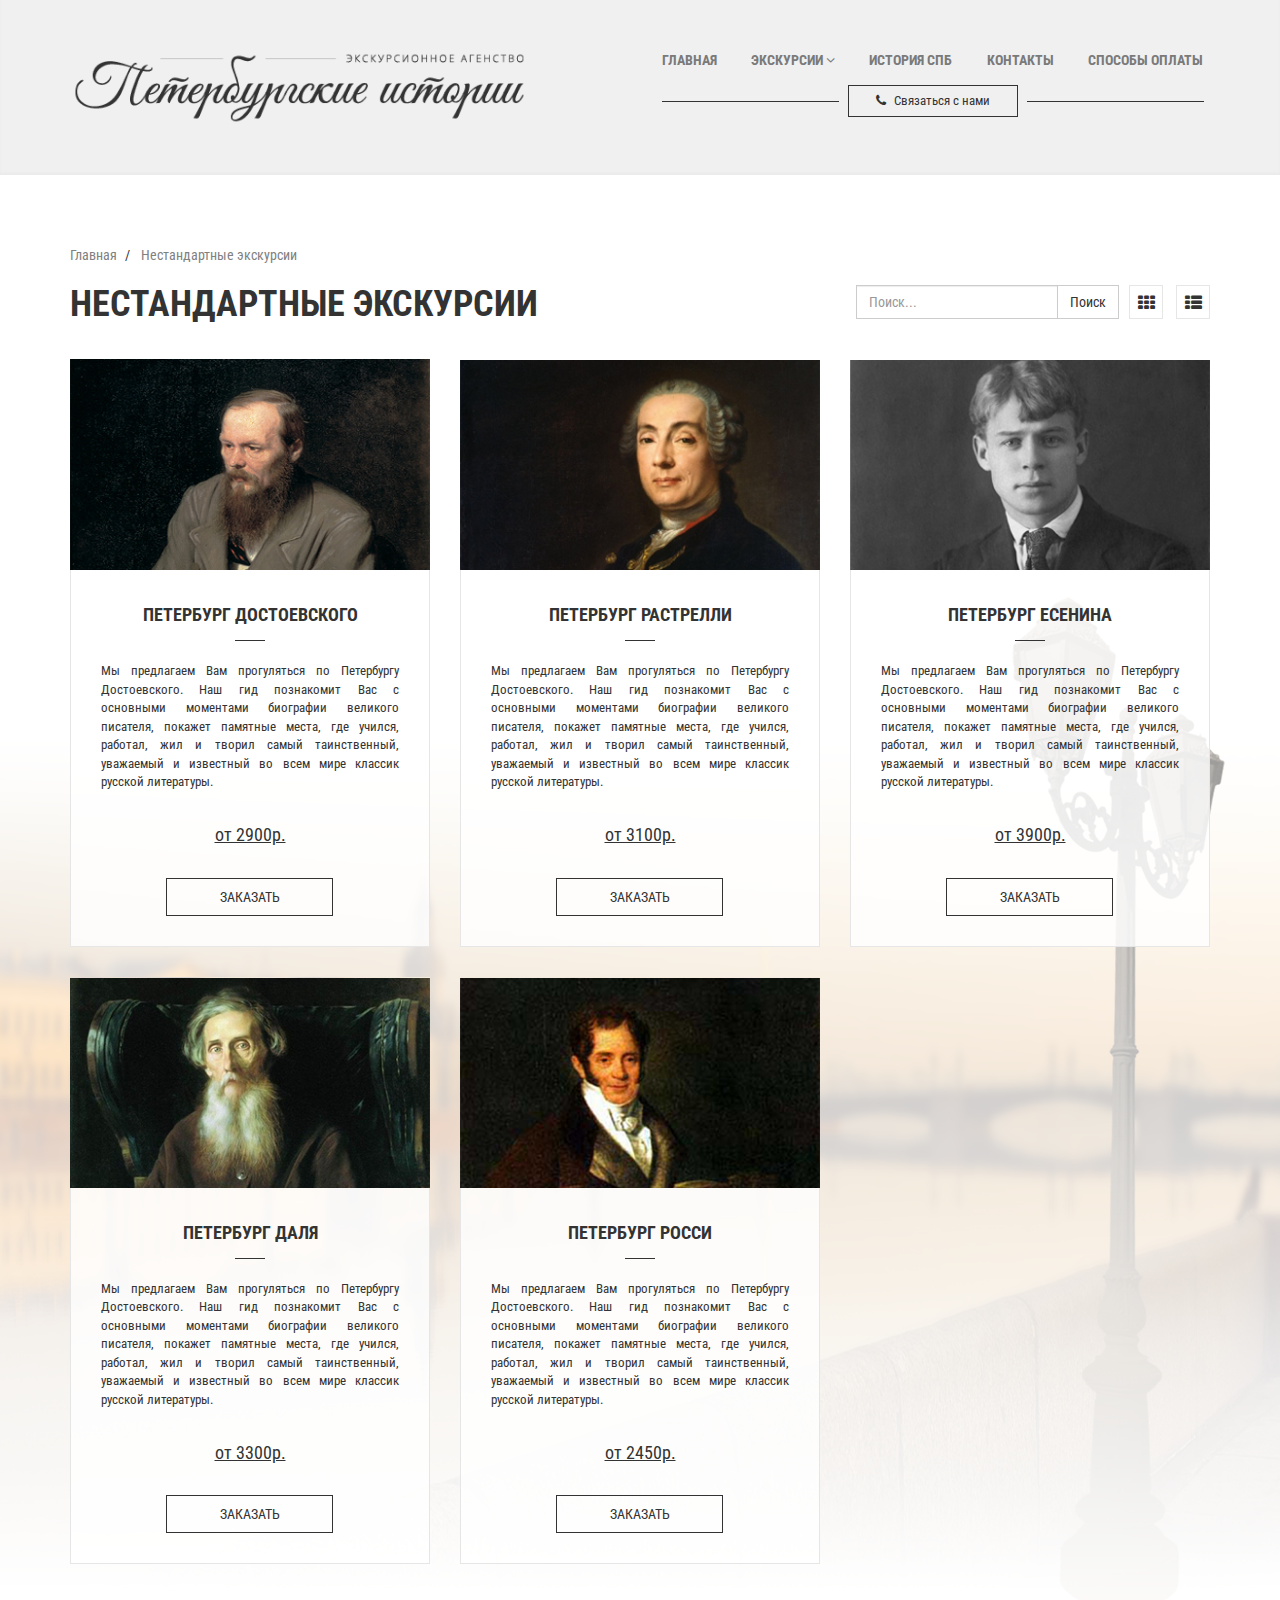
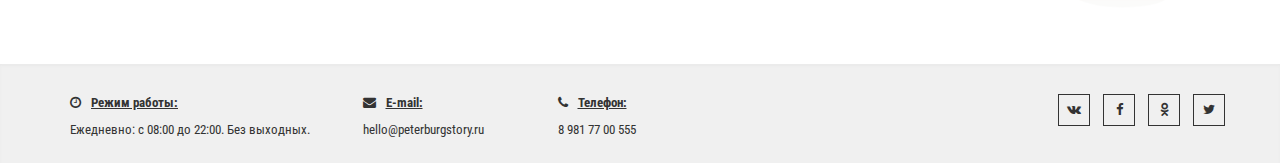
<file: nonstandard_tours.html>
<!DOCTYPE html>
<html lang="en">
<head>
    <meta charset="utf-8">
    <meta http-equiv="X-UA-Compatible" content="IE=edge">
    <meta name="viewport" content="width=device-width, initial-scale=1">
    <title>Nonstandard tours</title>
    <!-- Bootstrap -->
    <link href="css/bootstrap.min.css" rel="stylesheet">
    <link href="css/bootstrap-datetimepicker.min.css" rel="stylesheet">
    <link href="css/style.css" rel="stylesheet">
    <link rel="stylesheet" href="https://maxcdn.bootstrapcdn.com/font-awesome/4.4.0/css/font-awesome.min.css">
    <!-- HTML5 Shim and Respond.js IE8 support of HTML5 elements and media queries -->
    <!-- WARNING: Respond.js doesn't work if you view the page via file:// -->
    <!--[if lt IE 9]>
    <script src="https://oss.maxcdn.com/libs/html5shiv/3.7.0/html5shiv.js"></script>
    <script src="https://oss.maxcdn.com/libs/respond.js/1.4.2/respond.min.js"></script>
    <![endif]-->
</head>
<body>
<div class="inner-pages_wrapper">
    <div class="inner-pages_content">
        <header>
            <nav class="navbar navbar-default navbar-main">
                <div class="container">
                    <div class="row">
                        <!-- Brand and toggle get grouped for better mobile display -->
                        <div class="navbar-header no-padding col-sm-12 col-md-5 col-lg-6">
                            <button type="button" class="navbar-toggle collapsed" data-toggle="collapse" data-target="#bs-example-navbar-collapse-1" aria-expanded="false">
                                <span class="sr-only">Toggle navigation</span>
                                <span class="icon-bar"></span>
                                <span class="icon-bar"></span>
                                <span class="icon-bar"></span>
                            </button>
                            <a class="col-xs-10 logo logo_inner" href="#">
                                <img src="images/logo_inner.png" alt="logo" class="img-responsive">
                            </a>
                        </div>
                        <div class="col-xs-12 col-sm-12 col-md-7 col-lg-6 no-padding">
                            <!-- Collect the nav links, forms, and other content for toggling -->
                            <div class="collapse navbar-collapse navbar-collapse_custom" id="bs-example-navbar-collapse-1">
                                <ul class="nav nav-justified navbar-main_content hidden-xs">
                                    <li><a href="#">Главная</a></li>
                                    <li class="dropdown">
                                        <a href="#" class="dropdown-toggle" data-toggle="dropdown">экскурсии <i class="fa fa-angle-down"></i></a>
                                        <ul class="dropdown-menu">
                                            <li class="dropdown-submenu">
                                                <a href="#" class="dropdown-toggle" data-toggle="dropdown">заказные<i class="fa fa-angle-right pull-right"></i></a>
                                                <ul class="dropdown-menu">
                                                    <li><a href="#">пешеходные</a></li>
                                                    <li><a href="#">автобусные</a></li>
                                                    <li><a href="#">водные</a></li>
                                                    <li><a href="#">интерьерные</a></li>
                                                    <li><a href="#">нестандартные</a></li>
                                                    <li><a href="#">фотосессии</a></li>
                                                </ul>
                                            </li>
                                            <li class="dropdown-submenu">
                                                <a href="#" class="dropdown-toggle" data-toggle="dropdown">групповые<i class="fa fa-angle-right pull-right"></i></a>
                                                <ul class="dropdown-menu">
                                                    <li><a href="#">пешеходные</a></li>
                                                    <li><a href="#">автобусные</a></li>
                                                    <li><a href="#">водные</a></li>
                                                    <li><a href="#">интерьерные</a></li>
                                                    <li><a href="#">нестандартные</a></li>
                                                    <li><a href="#">фотосессии</a></li>
                                                </ul>
                                            </li>
                                        </ul>
                                    </li>
                                    <li><a href="#">история спб</a></li>
                                    <li><a href="#">контакты</a></li>
                                    <li><a href="#">способы оплаты</a></li>
                                </ul>
                                <ul class="nav navbar-nav navbar-main_content visible-xs hidden-sm hidden-md hidden-lg">
                                    <li><a href="#">Главная</a></li>
                                    <li class="dropdown">
                                        <a href="#" class="dropdown-toggle" data-toggle="dropdown" id="excursions">экскурсии <i id="arrow-down" class="fa fa-angle-down"></i></a>
                                        <ul class="dropdown-menu">
                                            <li class="dropdown-submenu">
                                                <a href="#" class="dropdown-toggle" data-toggle="dropdown">заказные<i class="fa fa-angle-right pull-right"></i></a>
                                                <ul class="dropdown-menu dropdown-menu-3level">
                                                    <li><a href="#">пешеходные</a></li>
                                                    <li><a href="#">автобусные</a></li>
                                                    <li><a href="#">водные</a></li>
                                                    <li><a href="#">интерьерные</a></li>
                                                    <li><a href="#">нестандартные</a></li>
                                                    <li><a href="#">фотосессии</a></li>
                                                </ul>
                                            </li>
                                            <li class="dropdown-submenu">
                                                <a href="#" class="dropdown-toggle" data-toggle="dropdown">групповые<i class="fa fa-angle-right pull-right"></i></a>
                                                <ul class="dropdown-menu dropdown-menu-3level">
                                                    <li><a href="#">пешеходные</a></li>
                                                    <li><a href="#">автобусные</a></li>
                                                    <li><a href="#">водные</a></li>
                                                    <li><a href="#">интерьерные</a></li>
                                                    <li><a href="#">нестандартные</a></li>
                                                    <li><a href="#">фотосессии</a></li>
                                                </ul>
                                            </li>
                                        </ul>
                                    </li>
                                    <li><a href="#">история спб</a></li>
                                    <li><a href="#">контакты</a></li>
                                    <li><a href="#">способы оплаты</a></li>
                                </ul>
                                <div class="invisible-xs invisible-sm visible-md visible-lg">
                                    <a href="" class="contact-btn">
                                        <div class="contact-btn_shadow"></div>
                                        <i class="fa fa-phone"></i>
                                        Связаться с нами
                                    </a>
                                </div>
                            </div>
                            <div class="container visible-sm invisible-xs">
                                <div class="row">
                                    <a href="" class="contact-btn">
                                        <div class="contact-btn_shadow"></div>
                                        <i class="fa fa-phone"></i>
                                        Связаться с нами
                                    </a>
                                </div>
                            </div>
                        </div>
                    </div>
                </div>
            </nav>
        </header>
        <article class="content_inner bg-1">
            <img src="images/bg_inner__lamp-8.png" class="content_inner__bg_lamp  hidden-xs" alt="lamp">
            <section class="container">
                <div class="row">
                    <ol class="breadcrumb">
                        <li>
                            <a href="#">Главная</a>
                        </li>
                        <li>
                            <a href="#">Нестандартные экскурсии</a>
                        </li>
                    </ol>
                </div>
            </section>
            <section class="container clearfix">
                <h1 class="content-heading">нестандартные экскурсии</h1>
                <ul class="tab-btn_menu pull-right"  role="tablist">
                    <li role="presentation">
                        <a href="#cards" aria-controls="cards" role="tab" data-toggle="tab"><i class="fa fa-th"></i></a>
                    </li>
                    <li role="presentation">
                        <a href="#list" aria-controls="list" role="tab" data-toggle="tab"><i class="fa fa-th-list"></i></a>
                    </li>
                </ul>
                <div class="form-inline search-field pull-right">
                    <div class="input-group">
                        <input type="search" class="form-control" placeholder="Поиск...">
                        <span class="input-group-btn">
                            <button class="btn btn-default" type="button">Поиск</button>
                        </span>
                    </div>
                </div>
            </section>
            <div class="tab-content">
                <div role="tabpanel" class="tab-pane active" id="cards">
                    <section class="container">
                        <div class="row">
                            <div class="col-sm-6 col-md-4">
                                <div class="col-xs-12 no-padding card-img">
                                    <img src="images/dost.png" alt="dostoevskii" class="img-responsive">
                                </div>
                                <div class="col-xs-12 caption-block">
                                    <h3 class="caption-block_header">петербург достоевского</h3>
                                    <p class="caption-block_text">
                                        Мы предлагаем Вам прогуляться по Петербургу Достоевского. Наш гид познакомит Вас с основными
                                        моментами биографии великого писателя, покажет памятные места, где учился, работал, жил и
                                        творил самый таинственный, уважаемый и известный во всем мире классик русской литературы.
                                    </p>
                                    <div class="caption-block_price">от 2900р.</div>
                                    <a href="" class="caption-block_order-btn" data-toggle="modal" data-target=".modal">заказать</a>
                                </div>
                            </div>
                            <div class="col-sm-6 col-md-4">
                                <div class="col-xs-12 no-padding card-img">
                                    <img src="images/rastr.png" alt="rastrelli" class="img-responsive">
                                </div>
                                <div class="col-xs-12 caption-block">
                                    <h3 class="caption-block_header">петербург растрелли</h3>
                                    <p class="caption-block_text">
                                        Мы предлагаем Вам прогуляться по Петербургу Достоевского. Наш гид познакомит Вас с основными
                                        моментами биографии великого писателя, покажет памятные места, где учился, работал, жил и
                                        творил самый таинственный, уважаемый и известный во всем мире классик русской литературы.
                                    </p>
                                    <div class="caption-block_price">от 3100р.</div>
                                    <a href="" class="caption-block_order-btn" data-toggle="modal" data-target=".modal">заказать</a>
                                </div>
                            </div>
                            <div class="col-sm-6 col-md-4">
                                <div class="col-xs-12 no-padding card-img">
                                    <img src="images/esen.png" alt="esenin" class="img-responsive">
                                </div>
                                <div class="col-xs-12 caption-block">
                                    <h3 class="caption-block_header">петербург есенина</h3>
                                    <p class="caption-block_text">
                                        Мы предлагаем Вам прогуляться по Петербургу Достоевского. Наш гид познакомит Вас с основными
                                        моментами биографии великого писателя, покажет памятные места, где учился, работал, жил и
                                        творил самый таинственный, уважаемый и известный во всем мире классик русской литературы.
                                    </p>
                                    <div class="caption-block_price">от 3900р.</div>
                                    <a href="" class="caption-block_order-btn" data-toggle="modal" data-target=".modal">заказать</a>
                                </div>
                            </div>
                            <div class="col-sm-6 col-md-4">
                                <div class="col-xs-12 no-padding card-img">
                                    <img src="images/dal.png" alt="dal'" class="img-responsive">
                                </div>
                                <div class="col-xs-12 caption-block">
                                    <h3 class="caption-block_header">петербург даля</h3>
                                    <p class="caption-block_text">
                                        Мы предлагаем Вам прогуляться по Петербургу Достоевского. Наш гид познакомит Вас с основными
                                        моментами биографии великого писателя, покажет памятные места, где учился, работал, жил и
                                        творил самый таинственный, уважаемый и известный во всем мире классик русской литературы.
                                    </p>
                                    <div class="caption-block_price">от 3300р.</div>
                                    <a href="" class="caption-block_order-btn" data-toggle="modal" data-target=".modal">заказать</a>
                                </div>
                            </div>
                            <div class="col-sm-6 col-md-4">
                                <div class="col-xs-12 no-padding card-img">
                                    <img src="images/rossi.png" alt="rossi" class="img-responsive">
                                </div>
                                <div class="col-xs-12 caption-block">
                                    <h3 class="caption-block_header">петербург росси</h3>
                                    <p class="caption-block_text">
                                        Мы предлагаем Вам прогуляться по Петербургу Достоевского. Наш гид познакомит Вас с основными
                                        моментами биографии великого писателя, покажет памятные места, где учился, работал, жил и
                                        творил самый таинственный, уважаемый и известный во всем мире классик русской литературы.
                                    </p>
                                    <div class="caption-block_price">от 2450р.</div>
                                    <a href="" class="caption-block_order-btn" data-toggle="modal" data-target=".modal">заказать</a>
                                </div>
                            </div>
                        </div>
                    </section>
                </div>
                <div role="tabpanel" class="tab-pane" id="list">
                    <section class="container">
                        <div class="row">
                            <div class="col-sm-12 card-wrapper">
                                <div class="col-xs-12 col-sm-4 no-padding card-img column">
                                    <img src="images/dost.png" alt="dostoevskii" class="img-responsive">
                                </div>
                                <div class="col-xs-12 col-sm-8 caption-block column">
                                    <h3 class="caption-block_header">петербург достоевского</h3>
                                    <p class="caption-block_text">
                                        Мы предлагаем Вам прогуляться по Петербургу Достоевского. Наш гид познакомит Вас с основными
                                        моментами биографии великого писателя, покажет памятные места, где учился, работал, жил и
                                        творил самый таинственный, уважаемый и известный во всем мире классик русской литературы.
                                    </p>
                                    <div class="pull-right">
                                        <div class="caption-block_price">от 2900р.</div>
                                        <a href="" class="caption-block_order-btn" data-toggle="modal" data-target=".modal">заказать</a>
                                    </div>
                                </div>
                            </div>
                            <div class="col-sm-12 card-wrapper">
                                <div class="col-xs-12 col-sm-4 no-padding card-img column">
                                    <img src="images/rastr.png" alt="rastrelli" class="img-responsive">
                                </div>
                                <div class="col-xs-12 col-sm-8 caption-block column">
                                    <h3 class="caption-block_header">петербург растрелли</h3>
                                    <p class="caption-block_text">
                                        Мы предлагаем Вам прогуляться по Петербургу Достоевского. Наш гид познакомит Вас с основными
                                        моментами биографии великого писателя, покажет памятные места, где учился, работал, жил и
                                        творил самый таинственный, уважаемый и известный во всем мире классик русской литературы.
                                    </p>
                                    <div class="pull-right">
                                        <div class="caption-block_price">от 3100р.</div>
                                        <a href="" class="caption-block_order-btn" data-toggle="modal" data-target=".modal">заказать</a>
                                    </div>
                                </div>
                            </div>
                            <div class="col-sm-12  card-wrapper">
                                <div class="col-xs-12 col-sm-4 no-padding card-img column">
                                    <img src="images/esen.png" alt="esenin" class="img-responsive">
                                </div>
                                <div class="col-xs-12 col-sm-8 caption-block column">
                                    <h3 class="caption-block_header">петербург есенина</h3>
                                    <p class="caption-block_text">
                                        Мы предлагаем Вам прогуляться по Петербургу Достоевского. Наш гид познакомит Вас с основными
                                        моментами биографии великого писателя, покажет памятные места, где учился, работал, жил и
                                        творил самый таинственный, уважаемый и известный во всем мире классик русской литературы.
                                    </p>
                                    <div class="pull-right">
                                        <div class="caption-block_price">от 3900р.</div>
                                        <a href="" class="caption-block_order-btn" data-toggle="modal" data-target=".modal">заказать</a>
                                    </div>
                                </div>
                            </div>
                            <div class="col-sm-12 card-wrapper">
                                <div class="col-xs-12 col-sm-4 no-padding card-img column">
                                    <img src="images/dal.png" alt="dal'" class="img-responsive">
                                </div>
                                <div class="col-xs-12 col-sm-8 caption-block column">
                                    <h3 class="caption-block_header">петербург даля</h3>
                                    <p class="caption-block_text">
                                        Мы предлагаем Вам прогуляться по Петербургу Достоевского. Наш гид познакомит Вас с основными
                                        моментами биографии великого писателя, покажет памятные места, где учился, работал, жил и
                                        творил самый таинственный, уважаемый и известный во всем мире классик русской литературы.
                                    </p>
                                    <div class="pull-right">
                                        <div class="caption-block_price">от 3300р.</div>
                                        <a href="" class="caption-block_order-btn" data-toggle="modal" data-target=".modal">заказать</a>
                                    </div>
                                </div>
                            </div>
                            <div class="col-sm-12 card-wrapper">
                                <div class="col-xs-12 col-sm-4 no-padding card-img column">
                                    <img src="images/rossi.png" alt="rossi" class="img-responsive">
                                </div>
                                <div class="col-xs-12 col-sm-8 caption-block column">
                                    <h3 class="caption-block_header">петербург росси</h3>
                                    <p class="caption-block_text">
                                        Мы предлагаем Вам прогуляться по Петербургу Достоевского. Наш гид познакомит Вас с основными
                                        моментами биографии великого писателя, покажет памятные места, где учился, работал, жил и
                                        творил самый таинственный, уважаемый и известный во всем мире классик русской литературы.
                                    </p>
                                    <div class="pull-right">
                                        <div class="caption-block_price">от 2450р.</div>
                                        <a href="" class="caption-block_order-btn" data-toggle="modal" data-target=".modal">заказать</a>
                                    </div>
                                </div>
                            </div>
                        </div>
                    </section>
                </div>
            </div>
        </article>
    </div>

    <footer class="footer">
        <div class="container">
            <div class="row">
                <div class="col-xs-6 col-sm-3 col-md-3">
                    <div class="footer_heading">
                        <i class="fa fa-clock-o"></i>Режим работы:
                    </div>
                    <div class="footer_text">
                        Ежедневно: с 08:00 до 22:00. Без выходных.
                    </div>
                </div>
                <div class="col-xs-6 col-sm-3 col-md-2">
                    <div class="footer_heading">
                        <i class="fa fa-envelope"></i>E-mail:
                    </div>
                    <div class="footer_text">
                        hello@peterburgstory.ru
                    </div>
                </div>
                <div class="col-xs-6 col-sm-3 col-md-2">
                    <div class="footer_heading">
                        <i class="fa fa-phone"></i>Телефон:
                    </div>
                    <div class="footer_text">
                        8 981 77 00 555
                    </div>
                </div>
                <ul class="footer_socials">
                    <li><a href="#"><i class="fa fa-vk"></i></a></li>
                    <li><a href="#"><i class="fa fa-facebook"></i></a></li>
                    <li><a href="#"><i class="fa fa-odnoklassniki"></i></a></li>
                    <li><a href="#"><i class="fa fa-twitter"></i></a></li>
                </ul>
            </div>
        </div>
    </footer>

    <!-- Modal -->
    <div class="modal fade" id="myModal" tabindex="-1" role="dialog" aria-labelledby="myModalLabel">
        <div class="modal-dialog" role="document">
            <div class="modal-content">
                <div class="modal-header">
                    <button type="button" class="close" data-dismiss="modal" aria-label="Close"><span aria-hidden="true">&times;</span></button>
                    <h4 class="modal-title" id="myModalLabel">Форма заказа</h4>
                </div>
                <div class="modal-body">
                    <form action="#" method="post">
                        <div class="form-group">
                            <label for="datetimepicker">Желаемая дата проведения экскурсии</label>
                            <input type='text' required class="form-control" id='datetimepicker' placeholder="Дата проведения">
                        </div>
                        <div class="form-group">
                            <label for="language">Язык проведения</label>
                            <select class="form-control" required id="language">
                                <option>Русский</option>
                                <option>English</option>
                            </select>
                        </div>
                        <div class="form-group">
                            <label for="number">Количественный состав группы</label>
                            <input type="number" required min="1" max="100" class="form-control" id="number" placeholder="Количество">
                        </div>
                        <div class="form-group">
                            <label for="name">ФИО заказчика</label>
                            <input type="text" required class="form-control" id="name" placeholder="ФИО">
                        </div>
                        <div class="form-group">
                            <label for="phone">Номер телефона</label>
                            <input type="tel" pattern="(\+?\d[- .]*){7,13}" required class="form-control" id="phone" placeholder="Номер телефона">
                        </div>
                    </form>
                </div>
                <div class="modal-footer">
                    <button type="button" class="button modal-btn" data-dismiss="modal">Отмена</button>
                    <button type="submit" class="button modal-btn">Заказать</button>
                </div>
            </div>
        </div>
    </div>
</div>


<script src="https://code.jquery.com/jquery-2.1.4.min.js"></script>
<!-- Include all compiled plugins (below), or include individual files as needed -->
<script src="js/moment-with-locales.min.js"></script>
<script src="js/bootstrap.min.js"></script>
<script src="js/dropdown-menu.js"></script>
<script src="js/bootstrap-datetimepicker.min.js"></script>
<script src="js/custom.js"></script>
</body>
</html>
</file>
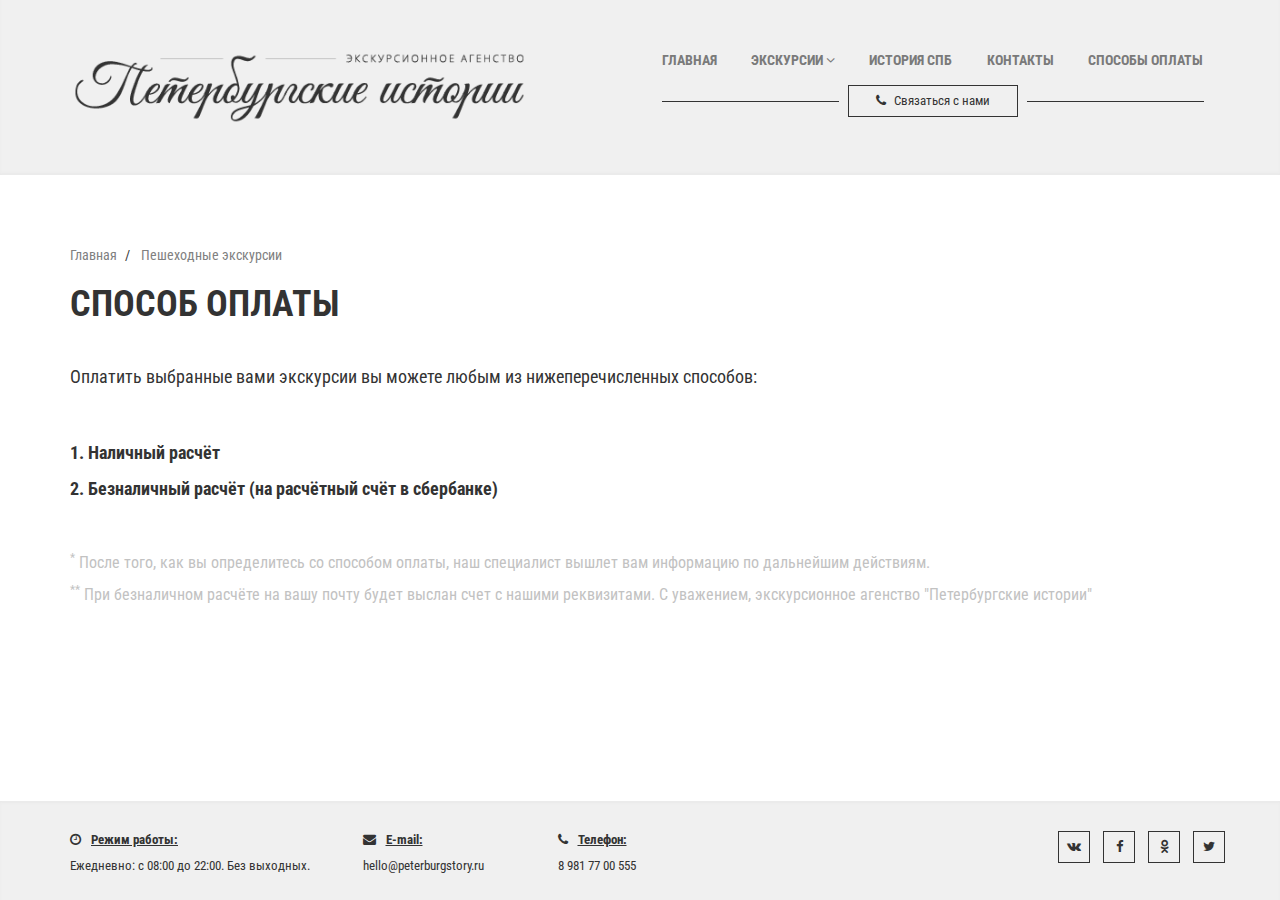
<file: payment-method_page.html>
<!DOCTYPE html>
<html lang="en">
<head>
    <meta charset="utf-8">
    <meta http-equiv="X-UA-Compatible" content="IE=edge">
    <meta name="viewport" content="width=device-width, initial-scale=1">
    <title>Payment method</title>
    <!-- Bootstrap -->
    <link href="css/bootstrap.min.css" rel="stylesheet">
    <link href="css/style.css" rel="stylesheet">
    <link rel="stylesheet" href="https://maxcdn.bootstrapcdn.com/font-awesome/4.4.0/css/font-awesome.min.css">
    <!-- HTML5 Shim and Respond.js IE8 support of HTML5 elements and media queries -->
    <!-- WARNING: Respond.js doesn't work if you view the page via file:// -->
    <!--[if lt IE 9]>
    <script src="https://oss.maxcdn.com/libs/html5shiv/3.7.0/html5shiv.js"></script>
    <script src="https://oss.maxcdn.com/libs/respond.js/1.4.2/respond.min.js"></script>
    <![endif]-->
</head>
<body>
<div class="inner-pages_wrapper">
    <div class="inner-pages_content">
        <header>
            <nav class="navbar navbar-default navbar-main">
                <div class="container">
                    <div class="row">
                        <!-- Brand and toggle get grouped for better mobile display -->
                        <div class="navbar-header no-padding col-sm-12 col-md-5 col-lg-6">
                            <button type="button" class="navbar-toggle collapsed" data-toggle="collapse" data-target="#bs-example-navbar-collapse-1" aria-expanded="false">
                                <span class="sr-only">Toggle navigation</span>
                                <span class="icon-bar"></span>
                                <span class="icon-bar"></span>
                                <span class="icon-bar"></span>
                            </button>
                            <a class="col-xs-10 logo logo_inner" href="#">
                                <img src="images/logo_inner.png" alt="logo" class="img-responsive">
                            </a>
                        </div>
                        <div class="col-xs-12 col-sm-12 col-md-7 col-lg-6 no-padding">
                            <!-- Collect the nav links, forms, and other content for toggling -->
                            <div class="collapse navbar-collapse navbar-collapse_custom" id="bs-example-navbar-collapse-1">
                                <ul class="nav nav-justified navbar-main_content hidden-xs">
                                    <li><a href="#">Главная</a></li>
                                    <li class="dropdown">
                                        <a href="#" class="dropdown-toggle" data-toggle="dropdown">экскурсии <i class="fa fa-angle-down"></i></a>
                                        <ul class="dropdown-menu">
                                            <li class="dropdown-submenu">
                                                <a href="#" class="dropdown-toggle" data-toggle="dropdown">заказные<i class="fa fa-angle-right pull-right"></i></a>
                                                <ul class="dropdown-menu">
                                                    <li><a href="#">пешеходные</a></li>
                                                    <li><a href="#">автобусные</a></li>
                                                    <li><a href="#">водные</a></li>
                                                    <li><a href="#">интерьерные</a></li>
                                                    <li><a href="#">нестандартные</a></li>
                                                    <li><a href="#">фотосессии</a></li>
                                                </ul>
                                            </li>
                                            <li class="dropdown-submenu">
                                                <a href="#" class="dropdown-toggle" data-toggle="dropdown">групповые<i class="fa fa-angle-right pull-right"></i></a>
                                                <ul class="dropdown-menu">
                                                    <li><a href="#">пешеходные</a></li>
                                                    <li><a href="#">автобусные</a></li>
                                                    <li><a href="#">водные</a></li>
                                                    <li><a href="#">интерьерные</a></li>
                                                    <li><a href="#">нестандартные</a></li>
                                                    <li><a href="#">фотосессии</a></li>
                                                </ul>
                                            </li>
                                        </ul>
                                    </li>
                                    <li><a href="#">история спб</a></li>
                                    <li><a href="#">контакты</a></li>
                                    <li><a href="#">способы оплаты</a></li>
                                </ul>
                                <ul class="nav navbar-nav navbar-main_content visible-xs hidden-sm hidden-md hidden-lg">
                                    <li><a href="#">Главная</a></li>
                                    <li class="dropdown">
                                        <a href="#" class="dropdown-toggle" data-toggle="dropdown" id="excursions">экскурсии <i id="arrow-down" class="fa fa-angle-down"></i></a>
                                        <ul class="dropdown-menu">
                                            <li class="dropdown-submenu">
                                                <a href="#" class="dropdown-toggle" data-toggle="dropdown">заказные<i class="fa fa-angle-right pull-right"></i></a>
                                                <ul class="dropdown-menu dropdown-menu-3level">
                                                    <li><a href="#">пешеходные</a></li>
                                                    <li><a href="#">автобусные</a></li>
                                                    <li><a href="#">водные</a></li>
                                                    <li><a href="#">интерьерные</a></li>
                                                    <li><a href="#">нестандартные</a></li>
                                                    <li><a href="#">фотосессии</a></li>
                                                </ul>
                                            </li>
                                            <li class="dropdown-submenu">
                                                <a href="#" class="dropdown-toggle" data-toggle="dropdown">групповые<i class="fa fa-angle-right pull-right"></i></a>
                                                <ul class="dropdown-menu dropdown-menu-3level">
                                                    <li><a href="#">пешеходные</a></li>
                                                    <li><a href="#">автобусные</a></li>
                                                    <li><a href="#">водные</a></li>
                                                    <li><a href="#">интерьерные</a></li>
                                                    <li><a href="#">нестандартные</a></li>
                                                    <li><a href="#">фотосессии</a></li>
                                                </ul>
                                            </li>
                                        </ul>
                                    </li>
                                    <li><a href="#">история спб</a></li>
                                    <li><a href="#">контакты</a></li>
                                    <li><a href="#">способы оплаты</a></li>
                                </ul>
                                <div class="invisible-xs invisible-sm visible-md visible-lg">
                                    <a href="" class="contact-btn">
                                        <div class="contact-btn_shadow"></div>
                                        <i class="fa fa-phone"></i>
                                        Связаться с нами
                                    </a>
                                </div>
                            </div>
                            <div class="container visible-sm invisible-xs">
                                <div class="row">
                                    <a href="" class="contact-btn">
                                        <div class="contact-btn_shadow"></div>
                                        <i class="fa fa-phone"></i>
                                        Связаться с нами
                                    </a>
                                </div>
                            </div>
                        </div>
                    </div>
                </div>
            </nav>
        </header>
        <article class="content_inner bg-2">
            <section class="container">
                <div class="row">
                    <ol class="breadcrumb">
                        <li>
                            <a href="#">Главная</a>
                        </li>
                        <li>
                            <a href="#">Пешеходные экскурсии</a>
                        </li>
                    </ol>
                </div>
            </section>
            <section class="container clearfix">
                <h1 class="content-heading">способ оплаты</h1>
                <p class="payment_text-block">
                    Оплатить выбранные вами экскурсии вы можете любым из нижеперечисленных способов:
                </p>
                <p class="payment_text-block">
                    <b>1. Наличный расчёт</b><br>
                    <b>2. Безналичный расчёт (на расчётный счёт в сбербанке)</b>
                </p>
                <p class="payment_text-block payment_text-block__comment">
                    <sup>*</sup> После того, как вы определитесь со способом оплаты, наш специалист вышлет вам
                    информацию по дальнейшим действиям.<br>
                    <sup>**</sup> При безналичном расчёте на вашу почту будет выслан счет с нашими реквизитами.
                    С уважением, экскурсионное агенство "Петербургские истории"
                </p>
            </section>
        </article>
    </div>

    <footer class="footer">
        <div class="container">
            <div class="row">
                <div class="col-xs-6 col-sm-3 col-md-3">
                    <div class="footer_heading">
                        <i class="fa fa-clock-o"></i>Режим работы:
                    </div>
                    <div class="footer_text">
                        Ежедневно: с 08:00 до 22:00. Без выходных.
                    </div>
                </div>
                <div class="col-xs-6 col-sm-3 col-md-2">
                    <div class="footer_heading">
                        <i class="fa fa-envelope"></i>E-mail:
                    </div>
                    <div class="footer_text">
                        hello@peterburgstory.ru
                    </div>
                </div>
                <div class="col-xs-6 col-sm-3 col-md-2">
                    <div class="footer_heading">
                        <i class="fa fa-phone"></i>Телефон:
                    </div>
                    <div class="footer_text">
                        8 981 77 00 555
                    </div>
                </div>
                <ul class="footer_socials">
                    <li><a href="#"><i class="fa fa-vk"></i></a></li>
                    <li><a href="#"><i class="fa fa-facebook"></i></a></li>
                    <li><a href="#"><i class="fa fa-odnoklassniki"></i></a></li>
                    <li><a href="#"><i class="fa fa-twitter"></i></a></li>
                </ul>
            </div>
        </div>
    </footer>
</div>


<!-- jQuery (necessary for Bootstrap's JavaScript plugins) -->
<script src="https://ajax.googleapis.com/ajax/libs/jquery/1.11.0/jquery.min.js"></script>
<!-- Include all compiled plugins (below), or include individual files as needed -->
<script src="js/bootstrap.min.js"></script>
<script src="js/dropdown-menu.js"></script>
<script src="js/custom.js"></script>
</body>
</html>
</file>
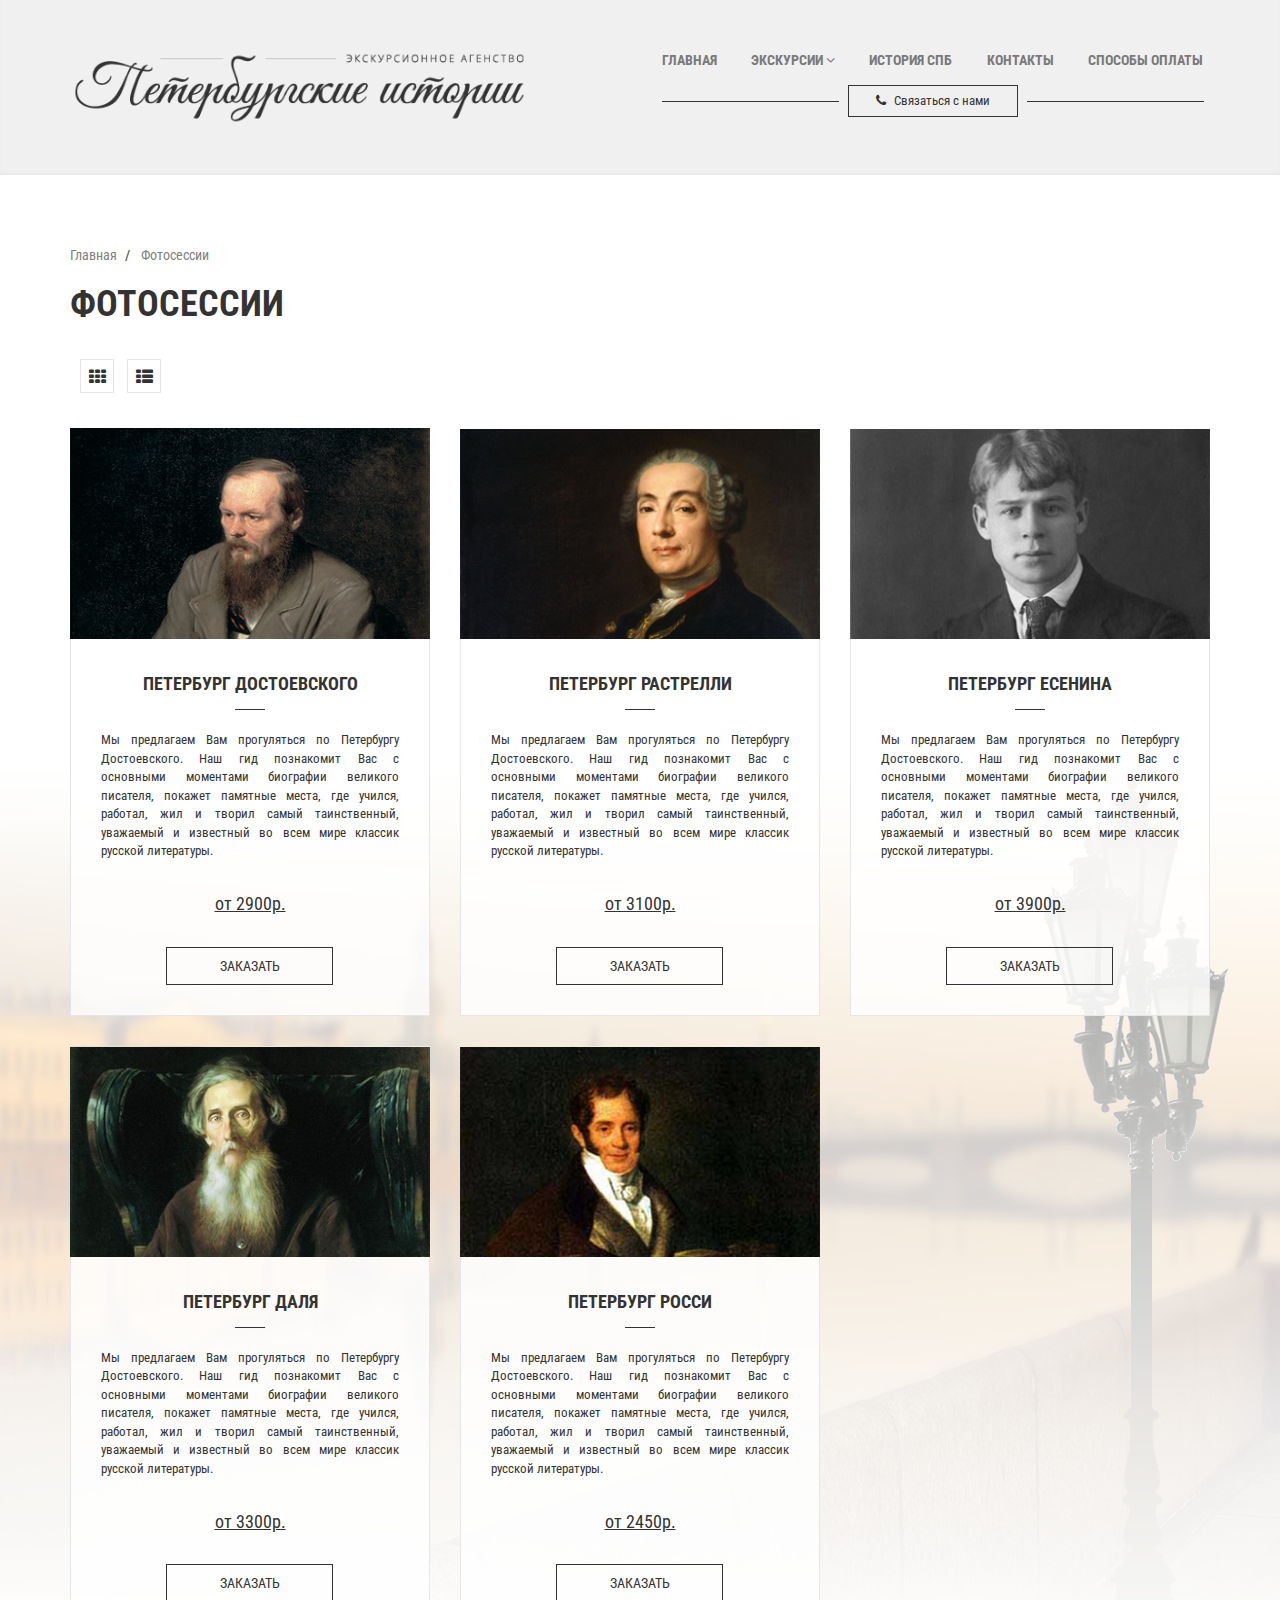
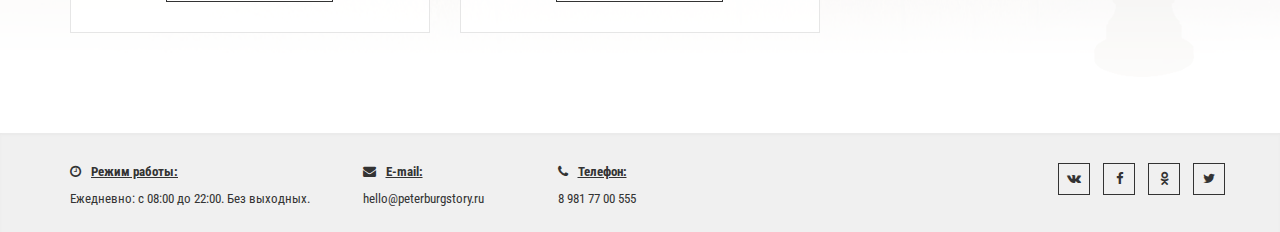
<file: photosession.html>
<!DOCTYPE html>
<html lang="en">
<head>
    <meta charset="utf-8">
    <meta http-equiv="X-UA-Compatible" content="IE=edge">
    <meta name="viewport" content="width=device-width, initial-scale=1">
    <title>Photosession tours</title>
    <!-- Bootstrap -->
    <link href="css/bootstrap.min.css" rel="stylesheet">
    <link href="css/bootstrap-datetimepicker.min.css" rel="stylesheet">
    <link href="css/style.css" rel="stylesheet">
    <link rel="stylesheet" href="https://maxcdn.bootstrapcdn.com/font-awesome/4.4.0/css/font-awesome.min.css">
    <!-- HTML5 Shim and Respond.js IE8 support of HTML5 elements and media queries -->
    <!-- WARNING: Respond.js doesn't work if you view the page via file:// -->
    <!--[if lt IE 9]>
    <script src="https://oss.maxcdn.com/libs/html5shiv/3.7.0/html5shiv.js"></script>
    <script src="https://oss.maxcdn.com/libs/respond.js/1.4.2/respond.min.js"></script>
    <![endif]-->
</head>
<body>
<div class="inner-pages_wrapper">
    <div class="inner-pages_content">
        <header>
            <nav class="navbar navbar-default navbar-main">
                <div class="container">
                    <div class="row">
                        <!-- Brand and toggle get grouped for better mobile display -->
                        <div class="navbar-header no-padding col-sm-12 col-md-5 col-lg-6">
                            <button type="button" class="navbar-toggle collapsed" data-toggle="collapse" data-target="#bs-example-navbar-collapse-1" aria-expanded="false">
                                <span class="sr-only">Toggle navigation</span>
                                <span class="icon-bar"></span>
                                <span class="icon-bar"></span>
                                <span class="icon-bar"></span>
                            </button>
                            <a class="col-xs-10 logo logo_inner" href="#">
                                <img src="images/logo_inner.png" alt="logo" class="img-responsive">
                            </a>
                        </div>
                        <div class="col-xs-12 col-sm-12 col-md-7 col-lg-6 no-padding">
                            <!-- Collect the nav links, forms, and other content for toggling -->
                            <div class="collapse navbar-collapse navbar-collapse_custom" id="bs-example-navbar-collapse-1">
                                <ul class="nav nav-justified navbar-main_content hidden-xs">
                                    <li><a href="#">Главная</a></li>
                                    <li class="dropdown">
                                        <a href="#" class="dropdown-toggle" data-toggle="dropdown">экскурсии <i class="fa fa-angle-down"></i></a>
                                        <ul class="dropdown-menu">
                                            <li class="dropdown-submenu">
                                                <a href="#" class="dropdown-toggle" data-toggle="dropdown">заказные<i class="fa fa-angle-right pull-right"></i></a>
                                                <ul class="dropdown-menu">
                                                    <li><a href="#">пешеходные</a></li>
                                                    <li><a href="#">автобусные</a></li>
                                                    <li><a href="#">водные</a></li>
                                                    <li><a href="#">интерьерные</a></li>
                                                    <li><a href="#">нестандартные</a></li>
                                                    <li><a href="#">фотосессии</a></li>
                                                </ul>
                                            </li>
                                            <li class="dropdown-submenu">
                                                <a href="#" class="dropdown-toggle" data-toggle="dropdown">групповые<i class="fa fa-angle-right pull-right"></i></a>
                                                <ul class="dropdown-menu">
                                                    <li><a href="#">пешеходные</a></li>
                                                    <li><a href="#">автобусные</a></li>
                                                    <li><a href="#">водные</a></li>
                                                    <li><a href="#">интерьерные</a></li>
                                                    <li><a href="#">нестандартные</a></li>
                                                    <li><a href="#">фотосессии</a></li>
                                                </ul>
                                            </li>
                                        </ul>
                                    </li>
                                    <li><a href="#">история спб</a></li>
                                    <li><a href="#">контакты</a></li>
                                    <li><a href="#">способы оплаты</a></li>
                                </ul>
                                <ul class="nav navbar-nav navbar-main_content visible-xs hidden-sm hidden-md hidden-lg">
                                    <li><a href="#">Главная</a></li>
                                    <li class="dropdown">
                                        <a href="#" class="dropdown-toggle" data-toggle="dropdown" id="excursions">экскурсии <i id="arrow-down" class="fa fa-angle-down"></i></a>
                                        <ul class="dropdown-menu">
                                            <li class="dropdown-submenu">
                                                <a href="#" class="dropdown-toggle" data-toggle="dropdown">заказные<i class="fa fa-angle-right pull-right"></i></a>
                                                <ul class="dropdown-menu dropdown-menu-3level">
                                                    <li><a href="#">пешеходные</a></li>
                                                    <li><a href="#">автобусные</a></li>
                                                    <li><a href="#">водные</a></li>
                                                    <li><a href="#">интерьерные</a></li>
                                                    <li><a href="#">нестандартные</a></li>
                                                    <li><a href="#">фотосессии</a></li>
                                                </ul>
                                            </li>
                                            <li class="dropdown-submenu">
                                                <a href="#" class="dropdown-toggle" data-toggle="dropdown">групповые<i class="fa fa-angle-right pull-right"></i></a>
                                                <ul class="dropdown-menu dropdown-menu-3level">
                                                    <li><a href="#">пешеходные</a></li>
                                                    <li><a href="#">автобусные</a></li>
                                                    <li><a href="#">водные</a></li>
                                                    <li><a href="#">интерьерные</a></li>
                                                    <li><a href="#">нестандартные</a></li>
                                                    <li><a href="#">фотосессии</a></li>
                                                </ul>
                                            </li>
                                        </ul>
                                    </li>
                                    <li><a href="#">история спб</a></li>
                                    <li><a href="#">контакты</a></li>
                                    <li><a href="#">способы оплаты</a></li>
                                </ul>
                                <div class="invisible-xs invisible-sm visible-md visible-lg">
                                    <a href="" class="contact-btn">
                                        <div class="contact-btn_shadow"></div>
                                        <i class="fa fa-phone"></i>
                                        Связаться с нами
                                    </a>
                                </div>
                            </div>
                            <div class="container visible-sm invisible-xs">
                                <div class="row">
                                    <a href="" class="contact-btn">
                                        <div class="contact-btn_shadow"></div>
                                        <i class="fa fa-phone"></i>
                                        Связаться с нами
                                    </a>
                                </div>
                            </div>
                        </div>
                    </div>
                </div>
            </nav>
        </header>
        <article class="content_inner bg-1">
            <img src="images/bg_inner__lamp-10.png" class="content_inner__bg_lamp  hidden-xs" alt="lamp">
            <section class="container">
                <div class="row">
                    <ol class="breadcrumb">
                        <li>
                            <a href="#">Главная</a>
                        </li>
                        <li>
                            <a href="#">Фотосессии</a>
                        </li>
                    </ol>
                </div>
            </section>
            <section class="container clearfix">
                <h1 class="content-heading">фотосессии</h1>
                <ul class="tab-btn_menu"  role="tablist">
                    <li role="presentation">
                        <a href="#cards" aria-controls="cards" role="tab" data-toggle="tab"><i class="fa fa-th"></i></a>
                    </li>
                    <li role="presentation">
                        <a href="#list" aria-controls="list" role="tab" data-toggle="tab"><i class="fa fa-th-list"></i></a>
                    </li>
                </ul>
            </section>
            <div class="tab-content">
                <div role="tabpanel" class="tab-pane active" id="cards">
                    <section class="container">
                        <div class="row">
                            <div class="col-sm-6 col-md-4">
                                <div class="col-xs-12 no-padding card-img">
                                    <img src="images/dost.png" alt="dostoevskii" class="img-responsive">
                                </div>
                                <div class="col-xs-12 caption-block">
                                    <h3 class="caption-block_header">петербург достоевского</h3>
                                    <p class="caption-block_text">
                                        Мы предлагаем Вам прогуляться по Петербургу Достоевского. Наш гид познакомит Вас с основными
                                        моментами биографии великого писателя, покажет памятные места, где учился, работал, жил и
                                        творил самый таинственный, уважаемый и известный во всем мире классик русской литературы.
                                    </p>
                                    <div class="caption-block_price">от 2900р.</div>
                                    <a href="" class="caption-block_order-btn" data-toggle="modal" data-target=".modal">заказать</a>
                                </div>
                            </div>
                            <div class="col-sm-6 col-md-4">
                                <div class="col-xs-12 no-padding card-img">
                                    <img src="images/rastr.png" alt="rastrelli" class="img-responsive">
                                </div>
                                <div class="col-xs-12 caption-block">
                                    <h3 class="caption-block_header">петербург растрелли</h3>
                                    <p class="caption-block_text">
                                        Мы предлагаем Вам прогуляться по Петербургу Достоевского. Наш гид познакомит Вас с основными
                                        моментами биографии великого писателя, покажет памятные места, где учился, работал, жил и
                                        творил самый таинственный, уважаемый и известный во всем мире классик русской литературы.
                                    </p>
                                    <div class="caption-block_price">от 3100р.</div>
                                    <a href="" class="caption-block_order-btn" data-toggle="modal" data-target=".modal">заказать</a>
                                </div>
                            </div>
                            <div class="col-sm-6 col-md-4">
                                <div class="col-xs-12 no-padding card-img">
                                    <img src="images/esen.png" alt="esenin" class="img-responsive">
                                </div>
                                <div class="col-xs-12 caption-block">
                                    <h3 class="caption-block_header">петербург есенина</h3>
                                    <p class="caption-block_text">
                                        Мы предлагаем Вам прогуляться по Петербургу Достоевского. Наш гид познакомит Вас с основными
                                        моментами биографии великого писателя, покажет памятные места, где учился, работал, жил и
                                        творил самый таинственный, уважаемый и известный во всем мире классик русской литературы.
                                    </p>
                                    <div class="caption-block_price">от 3900р.</div>
                                    <a href="" class="caption-block_order-btn" data-toggle="modal" data-target=".modal">заказать</a>
                                </div>
                            </div>
                            <div class="col-sm-6 col-md-4">
                                <div class="col-xs-12 no-padding card-img">
                                    <img src="images/dal.png" alt="dal'" class="img-responsive">
                                </div>
                                <div class="col-xs-12 caption-block">
                                    <h3 class="caption-block_header">петербург даля</h3>
                                    <p class="caption-block_text">
                                        Мы предлагаем Вам прогуляться по Петербургу Достоевского. Наш гид познакомит Вас с основными
                                        моментами биографии великого писателя, покажет памятные места, где учился, работал, жил и
                                        творил самый таинственный, уважаемый и известный во всем мире классик русской литературы.
                                    </p>
                                    <div class="caption-block_price">от 3300р.</div>
                                    <a href="" class="caption-block_order-btn" data-toggle="modal" data-target=".modal">заказать</a>
                                </div>
                            </div>
                            <div class="col-sm-6 col-md-4">
                                <div class="col-xs-12 no-padding card-img">
                                    <img src="images/rossi.png" alt="rossi" class="img-responsive">
                                </div>
                                <div class="col-xs-12 caption-block">
                                    <h3 class="caption-block_header">петербург росси</h3>
                                    <p class="caption-block_text">
                                        Мы предлагаем Вам прогуляться по Петербургу Достоевского. Наш гид познакомит Вас с основными
                                        моментами биографии великого писателя, покажет памятные места, где учился, работал, жил и
                                        творил самый таинственный, уважаемый и известный во всем мире классик русской литературы.
                                    </p>
                                    <div class="caption-block_price">от 2450р.</div>
                                    <a href="" class="caption-block_order-btn" data-toggle="modal" data-target=".modal">заказать</a>
                                </div>
                            </div>
                        </div>
                    </section>
                </div>
                <div role="tabpanel" class="tab-pane" id="list">
                    <section class="container">
                        <div class="row">
                            <div class="col-sm-12 card-wrapper">
                                <div class="col-xs-12 col-sm-4 no-padding card-img column">
                                    <img src="images/dost.png" alt="dostoevskii" class="img-responsive">
                                </div>
                                <div class="col-xs-12 col-sm-8 caption-block column">
                                    <h3 class="caption-block_header">петербург достоевского</h3>
                                    <p class="caption-block_text">
                                        Мы предлагаем Вам прогуляться по Петербургу Достоевского. Наш гид познакомит Вас с основными
                                        моментами биографии великого писателя, покажет памятные места, где учился, работал, жил и
                                        творил самый таинственный, уважаемый и известный во всем мире классик русской литературы.
                                    </p>
                                    <div class="pull-right">
                                        <div class="caption-block_price">от 2900р.</div>
                                        <a href="" class="caption-block_order-btn" data-toggle="modal" data-target=".modal">заказать</a>
                                    </div>
                                </div>
                            </div>
                            <div class="col-sm-12 card-wrapper">
                                <div class="col-xs-12 col-sm-4 no-padding card-img column">
                                    <img src="images/rastr.png" alt="rastrelli" class="img-responsive">
                                </div>
                                <div class="col-xs-12 col-sm-8 caption-block column">
                                    <h3 class="caption-block_header">петербург растрелли</h3>
                                    <p class="caption-block_text">
                                        Мы предлагаем Вам прогуляться по Петербургу Достоевского. Наш гид познакомит Вас с основными
                                        моментами биографии великого писателя, покажет памятные места, где учился, работал, жил и
                                        творил самый таинственный, уважаемый и известный во всем мире классик русской литературы.
                                    </p>
                                    <div class="pull-right">
                                        <div class="caption-block_price">от 3100р.</div>
                                        <a href="" class="caption-block_order-btn" data-toggle="modal" data-target=".modal">заказать</a>
                                    </div>
                                </div>
                            </div>
                            <div class="col-sm-12  card-wrapper">
                                <div class="col-xs-12 col-sm-4 no-padding card-img column">
                                    <img src="images/esen.png" alt="esenin" class="img-responsive">
                                </div>
                                <div class="col-xs-12 col-sm-8 caption-block column">
                                    <h3 class="caption-block_header">петербург есенина</h3>
                                    <p class="caption-block_text">
                                        Мы предлагаем Вам прогуляться по Петербургу Достоевского. Наш гид познакомит Вас с основными
                                        моментами биографии великого писателя, покажет памятные места, где учился, работал, жил и
                                        творил самый таинственный, уважаемый и известный во всем мире классик русской литературы.
                                    </p>
                                    <div class="pull-right">
                                        <div class="caption-block_price">от 3900р.</div>
                                        <a href="" class="caption-block_order-btn" data-toggle="modal" data-target=".modal">заказать</a>
                                    </div>
                                </div>
                            </div>
                            <div class="col-sm-12 card-wrapper">
                                <div class="col-xs-12 col-sm-4 no-padding card-img column">
                                    <img src="images/dal.png" alt="dal'" class="img-responsive">
                                </div>
                                <div class="col-xs-12 col-sm-8 caption-block column">
                                    <h3 class="caption-block_header">петербург даля</h3>
                                    <p class="caption-block_text">
                                        Мы предлагаем Вам прогуляться по Петербургу Достоевского. Наш гид познакомит Вас с основными
                                        моментами биографии великого писателя, покажет памятные места, где учился, работал, жил и
                                        творил самый таинственный, уважаемый и известный во всем мире классик русской литературы.
                                    </p>
                                    <div class="pull-right">
                                        <div class="caption-block_price">от 3300р.</div>
                                        <a href="" class="caption-block_order-btn" data-toggle="modal" data-target=".modal">заказать</a>
                                    </div>
                                </div>
                            </div>
                            <div class="col-sm-12 card-wrapper">
                                <div class="col-xs-12 col-sm-4 no-padding card-img column">
                                    <img src="images/rossi.png" alt="rossi" class="img-responsive">
                                </div>
                                <div class="col-xs-12 col-sm-8 caption-block column">
                                    <h3 class="caption-block_header">петербург росси</h3>
                                    <p class="caption-block_text">
                                        Мы предлагаем Вам прогуляться по Петербургу Достоевского. Наш гид познакомит Вас с основными
                                        моментами биографии великого писателя, покажет памятные места, где учился, работал, жил и
                                        творил самый таинственный, уважаемый и известный во всем мире классик русской литературы.
                                    </p>
                                    <div class="pull-right">
                                        <div class="caption-block_price">от 2450р.</div>
                                        <a href="" class="caption-block_order-btn" data-toggle="modal" data-target=".modal">заказать</a>
                                    </div>
                                </div>
                            </div>
                        </div>
                    </section>
                </div>
            </div>
        </article>
    </div>

    <footer class="footer">
        <div class="container">
            <div class="row">
                <div class="col-xs-6 col-sm-3 col-md-3">
                    <div class="footer_heading">
                        <i class="fa fa-clock-o"></i>Режим работы:
                    </div>
                    <div class="footer_text">
                        Ежедневно: с 08:00 до 22:00. Без выходных.
                    </div>
                </div>
                <div class="col-xs-6 col-sm-3 col-md-2">
                    <div class="footer_heading">
                        <i class="fa fa-envelope"></i>E-mail:
                    </div>
                    <div class="footer_text">
                        hello@peterburgstory.ru
                    </div>
                </div>
                <div class="col-xs-6 col-sm-3 col-md-2">
                    <div class="footer_heading">
                        <i class="fa fa-phone"></i>Телефон:
                    </div>
                    <div class="footer_text">
                        8 981 77 00 555
                    </div>
                </div>
                <ul class="footer_socials">
                    <li><a href="#"><i class="fa fa-vk"></i></a></li>
                    <li><a href="#"><i class="fa fa-facebook"></i></a></li>
                    <li><a href="#"><i class="fa fa-odnoklassniki"></i></a></li>
                    <li><a href="#"><i class="fa fa-twitter"></i></a></li>
                </ul>
            </div>
        </div>
    </footer>

    <!-- Modal -->
    <div class="modal fade" id="myModal" tabindex="-1" role="dialog" aria-labelledby="myModalLabel">
        <div class="modal-dialog" role="document">
            <div class="modal-content">
                <div class="modal-header">
                    <button type="button" class="close" data-dismiss="modal" aria-label="Close"><span aria-hidden="true">&times;</span></button>
                    <h4 class="modal-title" id="myModalLabel">Форма заказа</h4>
                </div>
                <div class="modal-body">
                    <form action="#" method="post">
                        <div class="form-group">
                            <label for="datetimepicker">Желаемая дата проведения экскурсии</label>
                            <input type='text' required class="form-control" id='datetimepicker' placeholder="Дата проведения">
                        </div>
                        <div class="form-group">
                            <label for="language">Язык проведения</label>
                            <select class="form-control" required id="language">
                                <option>Русский</option>
                                <option>English</option>
                            </select>
                        </div>
                        <div class="form-group">
                            <label for="number">Количественный состав группы</label>
                            <input type="number" required min="1" max="100" class="form-control" id="number" placeholder="Количество">
                        </div>
                        <div class="form-group">
                            <label for="name">ФИО заказчика</label>
                            <input type="text" required class="form-control" id="name" placeholder="ФИО">
                        </div>
                        <div class="form-group">
                            <label for="phone">Номер телефона</label>
                            <input type="tel" pattern="(\+?\d[- .]*){7,13}" required class="form-control" id="phone" placeholder="Номер телефона">
                        </div>
                    </form>
                </div>
                <div class="modal-footer">
                    <button type="button" class="button modal-btn" data-dismiss="modal">Отмена</button>
                    <button type="submit" class="button modal-btn">Заказать</button>
                </div>
            </div>
        </div>
    </div>
</div>


<script src="https://code.jquery.com/jquery-2.1.4.min.js"></script>
<!-- Include all compiled plugins (below), or include individual files as needed -->
<script src="js/moment-with-locales.min.js"></script>
<script src="js/bootstrap.min.js"></script>
<script src="js/dropdown-menu.js"></script>
<script src="js/bootstrap-datetimepicker.min.js"></script>
<script src="js/custom.js"></script>
</body>
</html>
</file>
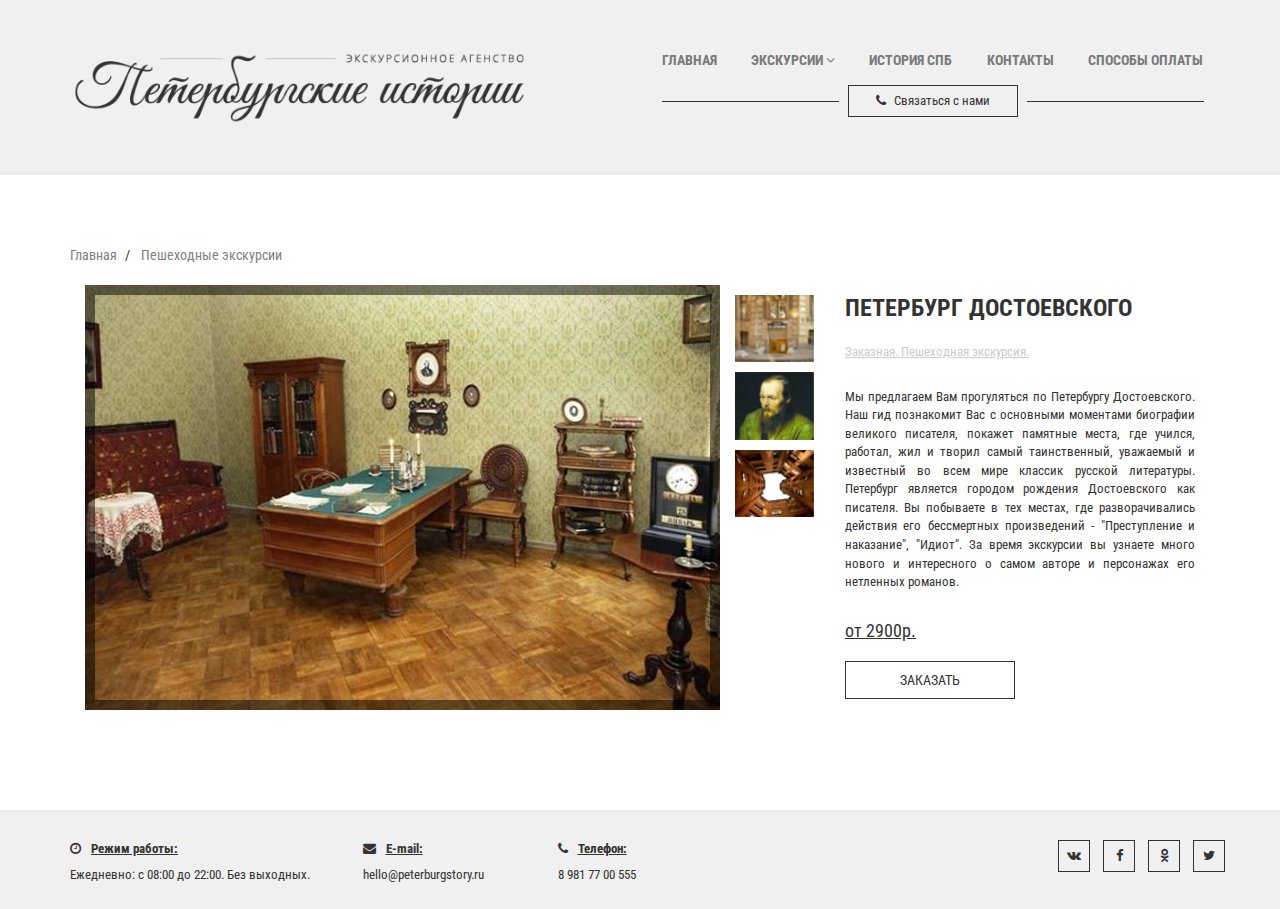
<file: tours_page.html>
<!DOCTYPE html>
<html lang="en">
<head>
    <meta charset="utf-8">
    <meta http-equiv="X-UA-Compatible" content="IE=edge">
    <meta name="viewport" content="width=device-width, initial-scale=1">
    <title>Tour page</title>
    <!-- Bootstrap -->
    <link href="css/bootstrap.min.css" rel="stylesheet">
    <link href="css/style.css" rel="stylesheet">
    <link rel="stylesheet" href="https://maxcdn.bootstrapcdn.com/font-awesome/4.4.0/css/font-awesome.min.css">
    <!-- HTML5 Shim and Respond.js IE8 support of HTML5 elements and media queries -->
    <!-- WARNING: Respond.js doesn't work if you view the page via file:// -->
    <!--[if lt IE 9]>
    <script src="https://oss.maxcdn.com/libs/html5shiv/3.7.0/html5shiv.js"></script>
    <script src="https://oss.maxcdn.com/libs/respond.js/1.4.2/respond.min.js"></script>
    <![endif]-->
</head>
<body>
<div class="inner-pages_wrapper">
    <div class="inner-pages_content">
        <header>
            <nav class="navbar navbar-default navbar-main">
                <div class="container">
                    <div class="row">
                        <!-- Brand and toggle get grouped for better mobile display -->
                        <div class="navbar-header no-padding col-sm-12 col-md-5 col-lg-6">
                            <button type="button" class="navbar-toggle collapsed" data-toggle="collapse" data-target="#bs-example-navbar-collapse-1" aria-expanded="false">
                                <span class="sr-only">Toggle navigation</span>
                                <span class="icon-bar"></span>
                                <span class="icon-bar"></span>
                                <span class="icon-bar"></span>
                            </button>
                            <a class="col-xs-10 logo logo_inner" href="#">
                                <img src="images/logo_inner.png" alt="logo" class="img-responsive">
                            </a>
                        </div>
                        <div class="col-xs-12 col-sm-12 col-md-7 col-lg-6 no-padding">
                            <!-- Collect the nav links, forms, and other content for toggling -->
                            <div class="collapse navbar-collapse navbar-collapse_custom" id="bs-example-navbar-collapse-1">
                                <ul class="nav nav-justified navbar-main_content hidden-xs">
                                    <li><a href="#">Главная</a></li>
                                    <li class="dropdown">
                                        <a href="#" class="dropdown-toggle" data-toggle="dropdown">экскурсии <i class="fa fa-angle-down"></i></a>
                                        <ul class="dropdown-menu">
                                            <li class="dropdown-submenu">
                                                <a href="#" class="dropdown-toggle" data-toggle="dropdown">заказные<i class="fa fa-angle-right pull-right"></i></a>
                                                <ul class="dropdown-menu">
                                                    <li><a href="#">пешеходные</a></li>
                                                    <li><a href="#">автобусные</a></li>
                                                    <li><a href="#">водные</a></li>
                                                    <li><a href="#">интерьерные</a></li>
                                                    <li><a href="#">нестандартные</a></li>
                                                    <li><a href="#">фотосессии</a></li>
                                                </ul>
                                            </li>
                                            <li class="dropdown-submenu">
                                                <a href="#" class="dropdown-toggle" data-toggle="dropdown">групповые<i class="fa fa-angle-right pull-right"></i></a>
                                                <ul class="dropdown-menu">
                                                    <li><a href="#">пешеходные</a></li>
                                                    <li><a href="#">автобусные</a></li>
                                                    <li><a href="#">водные</a></li>
                                                    <li><a href="#">интерьерные</a></li>
                                                    <li><a href="#">нестандартные</a></li>
                                                    <li><a href="#">фотосессии</a></li>
                                                </ul>
                                            </li>
                                        </ul>
                                    </li>
                                    <li><a href="#">история спб</a></li>
                                    <li><a href="#">контакты</a></li>
                                    <li><a href="#">способы оплаты</a></li>
                                </ul>
                                <ul class="nav navbar-nav navbar-main_content visible-xs hidden-sm hidden-md hidden-lg">
                                    <li><a href="#">Главная</a></li>
                                    <li class="dropdown">
                                        <a href="#" class="dropdown-toggle" data-toggle="dropdown" id="excursions">экскурсии <i id="arrow-down" class="fa fa-angle-down"></i></a>
                                        <ul class="dropdown-menu">
                                            <li class="dropdown-submenu">
                                                <a href="#" class="dropdown-toggle" data-toggle="dropdown">заказные<i class="fa fa-angle-right pull-right"></i></a>
                                                <ul class="dropdown-menu dropdown-menu-3level">
                                                    <li><a href="#">пешеходные</a></li>
                                                    <li><a href="#">автобусные</a></li>
                                                    <li><a href="#">водные</a></li>
                                                    <li><a href="#">интерьерные</a></li>
                                                    <li><a href="#">нестандартные</a></li>
                                                    <li><a href="#">фотосессии</a></li>
                                                </ul>
                                            </li>
                                            <li class="dropdown-submenu">
                                                <a href="#" class="dropdown-toggle" data-toggle="dropdown">групповые<i class="fa fa-angle-right pull-right"></i></a>
                                                <ul class="dropdown-menu dropdown-menu-3level">
                                                    <li><a href="#">пешеходные</a></li>
                                                    <li><a href="#">автобусные</a></li>
                                                    <li><a href="#">водные</a></li>
                                                    <li><a href="#">интерьерные</a></li>
                                                    <li><a href="#">нестандартные</a></li>
                                                    <li><a href="#">фотосессии</a></li>
                                                </ul>
                                            </li>
                                        </ul>
                                    </li>
                                    <li><a href="#">история спб</a></li>
                                    <li><a href="#">контакты</a></li>
                                    <li><a href="#">способы оплаты</a></li>
                                </ul>
                                <div class="invisible-xs invisible-sm visible-md visible-lg">
                                    <a href="" class="contact-btn">
                                        <div class="contact-btn_shadow"></div>
                                        <i class="fa fa-phone"></i>
                                        Связаться с нами
                                    </a>
                                </div>
                            </div>
                            <div class="container visible-sm invisible-xs">
                                <div class="row">
                                    <a href="" class="contact-btn">
                                        <div class="contact-btn_shadow"></div>
                                        <i class="fa fa-phone"></i>
                                        Связаться с нами
                                    </a>
                                </div>
                            </div>
                        </div>
                    </div>
                </div>
            </nav>
        </header>
        <article class="content_inner bg-2">
            <section class="container">
                <div class="row">
                    <ol class="breadcrumb">
                        <li>
                            <a href="#">Главная</a>
                        </li>
                        <li>
                            <a href="#">Пешеходные экскурсии</a>
                        </li>
                    </ol>
                </div>
            </section>

            <section class="container">
                <!-- Slider-->
                <div id="carousel" class="carousel">
                    <!-- Slides-->
                    <div class="col-md-7 col-sm-6 col-xs-10">
                        <div class="carousel-inner">
                            <div class="item active">
                                <div>
                                    <img src="images/slide-1.png" alt="">
                                </div>
                            </div>
                            <div class="item">
                                <div>
                                    <img src="images/slide-2.png" alt="">
                                </div>
                            </div>
                            <div class="item">
                                <div>
                                    <img src="images/slide-1.png" alt="">
                                </div>
                            </div>
                        </div>
                    </div>
                    <!-- Indicators-->
                    <ul class="col-md-1 col-sm-1 col-xs-2 indicators">
                        <li class="active" data-target="#carousel" data-slide-to="0">
                            <a href="">
                                <img src="images/slide-1-icon.png"  class="indicator-img-1">
                            </a>
                        </li>
                        <li data-target="#carousel" data-slide-to="1">
                            <a href="">
                                <img src="images/slide-2-icon.png" class="indicator-img-2">
                            </a>
                        </li>
                        <li data-target="#carousel" data-slide-to="2">
                            <a href="">
                                <img src="images/slide-3-icon.png" class="indicator-img-3">
                            </a>
                        </li>
                    </ul>
                </div>
                <!-- slider end -->
                <div class="col-xs-12 col-sm-5 col-md-4 tour-description">
                    <h3 class="tour-description_heading">петербург достоевского</h3>
                    <p class="tour-description_subheading">
                        Заказная. Пешеходная экскурсия.
                    </p>
                    <p class="tour-description_text">
                        Мы предлагаем Вам прогуляться по Петербургу Достоевского. Наш гид познакомит Вас с основными
                        моментами биографии великого писателя, покажет памятные места, где учился, работал, жил и
                        творил самый таинственный, уважаемый и известный во всем мире классик русской литературы.
                        Петербург является городом рождения Достоевского как писателя. Вы побываете в тех местах,
                        где разворачивались действия его бессмертных произведений - "Преступление и наказание",
                        "Идиот". За время экскурсии вы узнаете много нового и интересного о самом авторе и персонажах
                        его нетленных романов.
                    </p>
                    <div class="pull-left">
                        <div class="tour-description_price">от 2900р.</div>
                        <a href="" class="tour-description_btn">заказать</a>
                    </div>
                </div>
            </section>
        </article>
    </div>

    <footer class="footer">
        <div class="container">
            <div class="row">
                <div class="col-xs-6 col-sm-3 col-md-3">
                    <div class="footer_heading">
                        <i class="fa fa-clock-o"></i>Режим работы:
                    </div>
                    <div class="footer_text">
                        Ежедневно: с 08:00 до 22:00. Без выходных.
                    </div>
                </div>
                <div class="col-xs-6 col-sm-3 col-md-2">
                    <div class="footer_heading">
                        <i class="fa fa-envelope"></i>E-mail:
                    </div>
                    <div class="footer_text">
                        hello@peterburgstory.ru
                    </div>
                </div>
                <div class="col-xs-6 col-sm-3 col-md-2">
                    <div class="footer_heading">
                        <i class="fa fa-phone"></i>Телефон:
                    </div>
                    <div class="footer_text">
                        8 981 77 00 555
                    </div>
                </div>
                <ul class="footer_socials">
                    <li><a href="#"><i class="fa fa-vk"></i></a></li>
                    <li><a href="#"><i class="fa fa-facebook"></i></a></li>
                    <li><a href="#"><i class="fa fa-odnoklassniki"></i></a></li>
                    <li><a href="#"><i class="fa fa-twitter"></i></a></li>
                </ul>
            </div>
        </div>
    </footer>
</div>


<!-- jQuery (necessary for Bootstrap's JavaScript plugins) -->
<script src="https://ajax.googleapis.com/ajax/libs/jquery/1.11.0/jquery.min.js"></script>
<!-- Include all compiled plugins (below), or include individual files as needed -->
<script src="js/bootstrap.min.js"></script>
<script src="js/dropdown-menu.js"></script>
<script src="js/custom.js"></script>
</body>
</html>
</file>
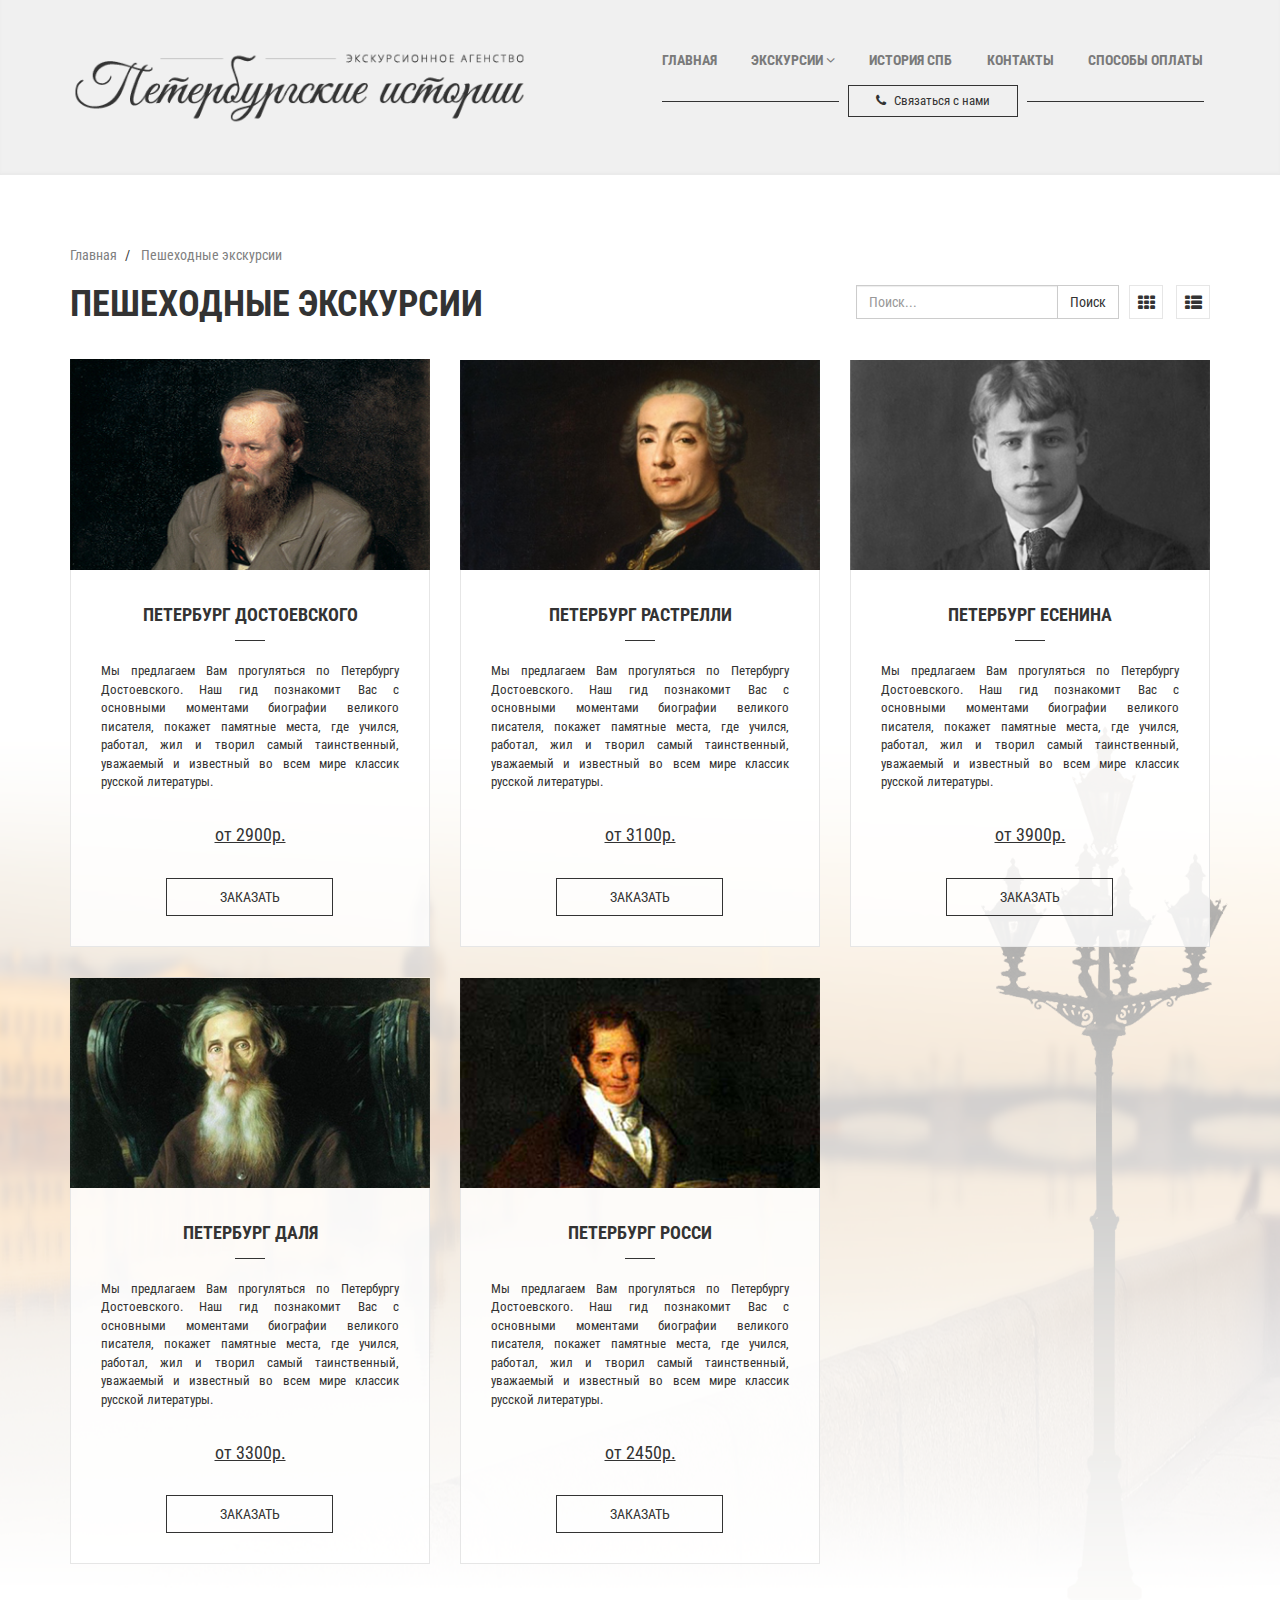
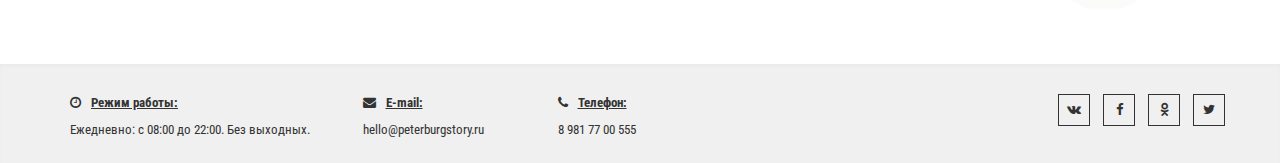
<file: walking_tours.html>
<!DOCTYPE html>
<html lang="en">
<head>
    <meta charset="utf-8">
    <meta http-equiv="X-UA-Compatible" content="IE=edge">
    <meta name="viewport" content="width=device-width, initial-scale=1">
    <title>Walking tours</title>
    <!-- Bootstrap -->
    <link href="css/bootstrap.min.css" rel="stylesheet">
    <link href="css/bootstrap-datetimepicker.min.css" rel="stylesheet">
    <link href="css/style.css" rel="stylesheet">
    <link rel="stylesheet" href="https://maxcdn.bootstrapcdn.com/font-awesome/4.4.0/css/font-awesome.min.css">
    <!-- HTML5 Shim and Respond.js IE8 support of HTML5 elements and media queries -->
    <!-- WARNING: Respond.js doesn't work if you view the page via file:// -->
    <!--[if lt IE 9]>
    <script src="https://oss.maxcdn.com/libs/html5shiv/3.7.0/html5shiv.js"></script>
    <script src="https://oss.maxcdn.com/libs/respond.js/1.4.2/respond.min.js"></script>
    <![endif]-->
</head>
<body>
<div class="inner-pages_wrapper">
    <div class="inner-pages_content">
        <header>
            <nav class="navbar navbar-default navbar-main">
                <div class="container">
                    <div class="row">
                        <!-- Brand and toggle get grouped for better mobile display -->
                        <div class="navbar-header no-padding col-sm-12 col-md-5 col-lg-6">
                            <button type="button" class="navbar-toggle collapsed" data-toggle="collapse" data-target="#bs-example-navbar-collapse-1" aria-expanded="false">
                                <span class="sr-only">Toggle navigation</span>
                                <span class="icon-bar"></span>
                                <span class="icon-bar"></span>
                                <span class="icon-bar"></span>
                            </button>
                            <a class="col-xs-10 logo logo_inner" href="#">
                                <img src="images/logo_inner.png" alt="logo" class="img-responsive">
                            </a>
                        </div>
                        <div class="col-xs-12 col-sm-12 col-md-7 col-lg-6 no-padding">
                            <!-- Collect the nav links, forms, and other content for toggling -->
                            <div class="collapse navbar-collapse navbar-collapse_custom" id="bs-example-navbar-collapse-1">
                                <ul class="nav nav-justified navbar-main_content hidden-xs">
                                    <li><a href="#">Главная</a></li>
                                    <li class="dropdown">
                                        <a href="#" class="dropdown-toggle" data-toggle="dropdown">экскурсии <i class="fa fa-angle-down"></i></a>
                                        <ul class="dropdown-menu">
                                            <li class="dropdown-submenu">
                                                <a href="#" class="dropdown-toggle" data-toggle="dropdown">заказные<i class="fa fa-angle-right pull-right"></i></a>
                                                <ul class="dropdown-menu">
                                                    <li><a href="#">пешеходные</a></li>
                                                    <li><a href="#">автобусные</a></li>
                                                    <li><a href="#">водные</a></li>
                                                    <li><a href="#">интерьерные</a></li>
                                                    <li><a href="#">нестандартные</a></li>
                                                    <li><a href="#">фотосессии</a></li>
                                                </ul>
                                            </li>
                                            <li class="dropdown-submenu">
                                                <a href="#" class="dropdown-toggle" data-toggle="dropdown">групповые<i class="fa fa-angle-right pull-right"></i></a>
                                                <ul class="dropdown-menu">
                                                    <li><a href="#">пешеходные</a></li>
                                                    <li><a href="#">автобусные</a></li>
                                                    <li><a href="#">водные</a></li>
                                                    <li><a href="#">интерьерные</a></li>
                                                    <li><a href="#">нестандартные</a></li>
                                                    <li><a href="#">фотосессии</a></li>
                                                </ul>
                                            </li>
                                        </ul>
                                    </li>
                                    <li><a href="#">история спб</a></li>
                                    <li><a href="#">контакты</a></li>
                                    <li><a href="#">способы оплаты</a></li>
                                </ul>
                                <ul class="nav navbar-nav navbar-main_content visible-xs hidden-sm hidden-md hidden-lg">
                                    <li><a href="#">Главная</a></li>
                                    <li class="dropdown">
                                        <a href="#" class="dropdown-toggle" data-toggle="dropdown" id="excursions">экскурсии <i id="arrow-down" class="fa fa-angle-down"></i></a>
                                        <ul class="dropdown-menu">
                                            <li class="dropdown-submenu">
                                                <a href="#" class="dropdown-toggle" data-toggle="dropdown">заказные<i class="fa fa-angle-right pull-right"></i></a>
                                                <ul class="dropdown-menu dropdown-menu-3level">
                                                    <li><a href="#">пешеходные</a></li>
                                                    <li><a href="#">автобусные</a></li>
                                                    <li><a href="#">водные</a></li>
                                                    <li><a href="#">интерьерные</a></li>
                                                    <li><a href="#">нестандартные</a></li>
                                                    <li><a href="#">фотосессии</a></li>
                                                </ul>
                                            </li>
                                            <li class="dropdown-submenu">
                                                <a href="#" class="dropdown-toggle" data-toggle="dropdown">групповые<i class="fa fa-angle-right pull-right"></i></a>
                                                <ul class="dropdown-menu dropdown-menu-3level">
                                                    <li><a href="#">пешеходные</a></li>
                                                    <li><a href="#">автобусные</a></li>
                                                    <li><a href="#">водные</a></li>
                                                    <li><a href="#">интерьерные</a></li>
                                                    <li><a href="#">нестандартные</a></li>
                                                    <li><a href="#">фотосессии</a></li>
                                                </ul>
                                            </li>
                                        </ul>
                                    </li>
                                    <li><a href="#">история спб</a></li>
                                    <li><a href="#">контакты</a></li>
                                    <li><a href="#">способы оплаты</a></li>
                                </ul>
                                <div class="invisible-xs invisible-sm visible-md visible-lg">
                                    <a href="" class="contact-btn">
                                        <div class="contact-btn_shadow"></div>
                                        <i class="fa fa-phone"></i>
                                        Связаться с нами
                                    </a>
                                </div>
                            </div>
                            <div class="container visible-sm invisible-xs">
                                <div class="row">
                                    <a href="" class="contact-btn">
                                        <div class="contact-btn_shadow"></div>
                                        <i class="fa fa-phone"></i>
                                        Связаться с нами
                                    </a>
                                </div>
                            </div>
                        </div>
                    </div>
                </div>
            </nav>
        </header>
        <article class="content_inner bg-1">
            <img src="images/bg_inner__lamp.png" class="content_inner__bg_lamp  hidden-xs" alt="lamp">
            <section class="container">
                <div class="row">
                    <ol class="breadcrumb">
                        <li>
                            <a href="#">Главная</a>
                        </li>
                        <li>
                            <a href="#">Пешеходные экскурсии</a>
                        </li>
                    </ol>
                </div>
            </section>
            <section class="container clearfix">
                <h1 class="content-heading">пешеходные экскурсии</h1>
                <ul class="tab-btn_menu pull-right"  role="tablist">
                    <li role="presentation">
                        <a href="#cards" aria-controls="cards" role="tab" data-toggle="tab"><i class="fa fa-th"></i></a>
                    </li>
                    <li role="presentation">
                        <a href="#list" aria-controls="list" role="tab" data-toggle="tab"><i class="fa fa-th-list"></i></a>
                    </li>
                </ul>
                <div class="form-inline search-field pull-right">
                    <div class="input-group">
                        <input type="search" class="form-control" placeholder="Поиск...">
                        <span class="input-group-btn">
                            <button class="btn btn-default" type="button">Поиск</button>
                        </span>
                    </div>
                </div>
            </section>
            <div class="tab-content">
                <div role="tabpanel" class="tab-pane active" id="cards">
                    <section class="container">
                        <div class="row">
                            <div class="col-sm-6 col-md-4">
                                <div class="col-xs-12 no-padding card-img">
                                    <img src="images/dost.png" alt="dostoevskii" class="img-responsive">
                                </div>
                                <div class="col-xs-12 caption-block">
                                    <h3 class="caption-block_header">петербург достоевского</h3>
                                    <p class="caption-block_text">
                                        Мы предлагаем Вам прогуляться по Петербургу Достоевского. Наш гид познакомит Вас с основными
                                        моментами биографии великого писателя, покажет памятные места, где учился, работал, жил и
                                        творил самый таинственный, уважаемый и известный во всем мире классик русской литературы.
                                    </p>
                                    <div class="caption-block_price">от 2900р.</div>
                                    <a href="" class="caption-block_order-btn" data-toggle="modal" data-target=".modal">заказать</a>
                                </div>
                            </div>
                            <div class="col-sm-6 col-md-4">
                                <div class="col-xs-12 no-padding card-img">
                                    <img src="images/rastr.png" alt="rastrelli" class="img-responsive">
                                </div>
                                <div class="col-xs-12 caption-block">
                                    <h3 class="caption-block_header">петербург растрелли</h3>
                                    <p class="caption-block_text">
                                        Мы предлагаем Вам прогуляться по Петербургу Достоевского. Наш гид познакомит Вас с основными
                                        моментами биографии великого писателя, покажет памятные места, где учился, работал, жил и
                                        творил самый таинственный, уважаемый и известный во всем мире классик русской литературы.
                                    </p>
                                    <div class="caption-block_price">от 3100р.</div>
                                    <a href="" class="caption-block_order-btn" data-toggle="modal" data-target=".modal">заказать</a>
                                </div>
                            </div>
                            <div class="col-sm-6 col-md-4">
                                <div class="col-xs-12 no-padding card-img">
                                    <img src="images/esen.png" alt="esenin" class="img-responsive">
                                </div>
                                <div class="col-xs-12 caption-block">
                                    <h3 class="caption-block_header">петербург есенина</h3>
                                    <p class="caption-block_text">
                                        Мы предлагаем Вам прогуляться по Петербургу Достоевского. Наш гид познакомит Вас с основными
                                        моментами биографии великого писателя, покажет памятные места, где учился, работал, жил и
                                        творил самый таинственный, уважаемый и известный во всем мире классик русской литературы.
                                    </p>
                                    <div class="caption-block_price">от 3900р.</div>
                                    <a href="" class="caption-block_order-btn" data-toggle="modal" data-target=".modal">заказать</a>
                                </div>
                            </div>
                            <div class="col-sm-6 col-md-4">
                                <div class="col-xs-12 no-padding card-img">
                                    <img src="images/dal.png" alt="dal'" class="img-responsive">
                                </div>
                                <div class="col-xs-12 caption-block">
                                    <h3 class="caption-block_header">петербург даля</h3>
                                    <p class="caption-block_text">
                                        Мы предлагаем Вам прогуляться по Петербургу Достоевского. Наш гид познакомит Вас с основными
                                        моментами биографии великого писателя, покажет памятные места, где учился, работал, жил и
                                        творил самый таинственный, уважаемый и известный во всем мире классик русской литературы.
                                    </p>
                                    <div class="caption-block_price">от 3300р.</div>
                                    <a href="" class="caption-block_order-btn" data-toggle="modal" data-target=".modal">заказать</a>
                                </div>
                            </div>
                            <div class="col-sm-6 col-md-4">
                                <div class="col-xs-12 no-padding card-img">
                                    <img src="images/rossi.png" alt="rossi" class="img-responsive">
                                </div>
                                <div class="col-xs-12 caption-block">
                                    <h3 class="caption-block_header">петербург росси</h3>
                                    <p class="caption-block_text">
                                        Мы предлагаем Вам прогуляться по Петербургу Достоевского. Наш гид познакомит Вас с основными
                                        моментами биографии великого писателя, покажет памятные места, где учился, работал, жил и
                                        творил самый таинственный, уважаемый и известный во всем мире классик русской литературы.
                                    </p>
                                    <div class="caption-block_price">от 2450р.</div>
                                    <a href="" class="caption-block_order-btn" data-toggle="modal" data-target=".modal">заказать</a>
                                </div>
                            </div>
                        </div>
                    </section>
                </div>
                <div role="tabpanel" class="tab-pane" id="list">
                    <section class="container">
                        <div class="row">
                            <div class="col-sm-12 card-wrapper">
                                <div class="col-xs-12 col-sm-4 no-padding card-img column">
                                    <img src="images/dost.png" alt="dostoevskii" class="img-responsive">
                                </div>
                                <div class="col-xs-12 col-sm-8 caption-block column">
                                    <h3 class="caption-block_header">петербург достоевского</h3>
                                    <p class="caption-block_text">
                                        Мы предлагаем Вам прогуляться по Петербургу Достоевского. Наш гид познакомит Вас с основными
                                        моментами биографии великого писателя, покажет памятные места, где учился, работал, жил и
                                        творил самый таинственный, уважаемый и известный во всем мире классик русской литературы.
                                    </p>
                                    <div class="pull-right">
                                        <div class="caption-block_price">от 2900р.</div>
                                        <a href="" class="caption-block_order-btn" data-toggle="modal" data-target=".modal">заказать</a>
                                    </div>
                                </div>
                            </div>
                            <div class="col-sm-12 card-wrapper">
                                <div class="col-xs-12 col-sm-4 no-padding card-img column">
                                    <img src="images/rastr.png" alt="rastrelli" class="img-responsive">
                                </div>
                                <div class="col-xs-12 col-sm-8 caption-block column">
                                    <h3 class="caption-block_header">петербург растрелли</h3>
                                    <p class="caption-block_text">
                                        Мы предлагаем Вам прогуляться по Петербургу Достоевского. Наш гид познакомит Вас с основными
                                        моментами биографии великого писателя, покажет памятные места, где учился, работал, жил и
                                        творил самый таинственный, уважаемый и известный во всем мире классик русской литературы.
                                    </p>
                                    <div class="pull-right">
                                        <div class="caption-block_price">от 3100р.</div>
                                        <a href="" class="caption-block_order-btn" data-toggle="modal" data-target=".modal">заказать</a>
                                    </div>
                                </div>
                            </div>
                            <div class="col-sm-12  card-wrapper">
                                <div class="col-xs-12 col-sm-4 no-padding card-img column">
                                    <img src="images/esen.png" alt="esenin" class="img-responsive">
                                </div>
                                <div class="col-xs-12 col-sm-8 caption-block column">
                                    <h3 class="caption-block_header">петербург есенина</h3>
                                    <p class="caption-block_text">
                                        Мы предлагаем Вам прогуляться по Петербургу Достоевского. Наш гид познакомит Вас с основными
                                        моментами биографии великого писателя, покажет памятные места, где учился, работал, жил и
                                        творил самый таинственный, уважаемый и известный во всем мире классик русской литературы.
                                    </p>
                                    <div class="pull-right">
                                        <div class="caption-block_price">от 3900р.</div>
                                        <a href="" class="caption-block_order-btn" data-toggle="modal" data-target=".modal">заказать</a>
                                    </div>
                                </div>
                            </div>
                            <div class="col-sm-12 card-wrapper">
                                <div class="col-xs-12 col-sm-4 no-padding card-img column">
                                    <img src="images/dal.png" alt="dal'" class="img-responsive">
                                </div>
                                <div class="col-xs-12 col-sm-8 caption-block column">
                                    <h3 class="caption-block_header">петербург даля</h3>
                                    <p class="caption-block_text">
                                        Мы предлагаем Вам прогуляться по Петербургу Достоевского. Наш гид познакомит Вас с основными
                                        моментами биографии великого писателя, покажет памятные места, где учился, работал, жил и
                                        творил самый таинственный, уважаемый и известный во всем мире классик русской литературы.
                                    </p>
                                    <div class="pull-right">
                                        <div class="caption-block_price">от 3300р.</div>
                                        <a href="" class="caption-block_order-btn" data-toggle="modal" data-target=".modal">заказать</a>
                                    </div>
                                </div>
                            </div>
                            <div class="col-sm-12 card-wrapper">
                                <div class="col-xs-12 col-sm-4 no-padding card-img column">
                                    <img src="images/rossi.png" alt="rossi" class="img-responsive">
                                </div>
                                <div class="col-xs-12 col-sm-8 caption-block column">
                                    <h3 class="caption-block_header">петербург росси</h3>
                                    <p class="caption-block_text">
                                        Мы предлагаем Вам прогуляться по Петербургу Достоевского. Наш гид познакомит Вас с основными
                                        моментами биографии великого писателя, покажет памятные места, где учился, работал, жил и
                                        творил самый таинственный, уважаемый и известный во всем мире классик русской литературы.
                                    </p>
                                    <div class="pull-right">
                                        <div class="caption-block_price">от 2450р.</div>
                                        <a href="" class="caption-block_order-btn" data-toggle="modal" data-target=".modal">заказать</a>
                                    </div>
                                </div>
                            </div>
                        </div>
                    </section>
                </div>
            </div>
        </article>
    </div>

    <footer class="footer">
        <div class="container">
            <div class="row">
                <div class="col-xs-6 col-sm-3 col-md-3">
                    <div class="footer_heading">
                        <i class="fa fa-clock-o"></i>Режим работы:
                    </div>
                    <div class="footer_text">
                        Ежедневно: с 08:00 до 22:00. Без выходных.
                    </div>
                </div>
                <div class="col-xs-6 col-sm-3 col-md-2">
                    <div class="footer_heading">
                        <i class="fa fa-envelope"></i>E-mail:
                    </div>
                    <div class="footer_text">
                        hello@peterburgstory.ru
                    </div>
                </div>
                <div class="col-xs-6 col-sm-3 col-md-2">
                    <div class="footer_heading">
                        <i class="fa fa-phone"></i>Телефон:
                    </div>
                    <div class="footer_text">
                        8 981 77 00 555
                    </div>
                </div>
                <ul class="footer_socials">
                    <li><a href="#"><i class="fa fa-vk"></i></a></li>
                    <li><a href="#"><i class="fa fa-facebook"></i></a></li>
                    <li><a href="#"><i class="fa fa-odnoklassniki"></i></a></li>
                    <li><a href="#"><i class="fa fa-twitter"></i></a></li>
                </ul>
            </div>
        </div>
    </footer>

    <!-- Modal -->
    <div class="modal fade" id="myModal" tabindex="-1" role="dialog" aria-labelledby="myModalLabel">
        <div class="modal-dialog" role="document">
            <div class="modal-content">
                <div class="modal-header">
                    <button type="button" class="close" data-dismiss="modal" aria-label="Close"><span aria-hidden="true">&times;</span></button>
                    <h4 class="modal-title" id="myModalLabel">Форма заказа</h4>
                </div>
                <div class="modal-body">
                    <form action="#" method="post">
                        <div class="form-group">
                            <label for="datetimepicker">Желаемая дата проведения экскурсии</label>
                            <input type='text' required class="form-control" id='datetimepicker' placeholder="Дата проведения">
                        </div>
                        <div class="form-group">
                            <label for="language">Язык проведения</label>
                            <select class="form-control" required id="language">
                                <option>Русский</option>
                                <option>English</option>
                            </select>
                        </div>
                        <div class="form-group">
                            <label for="number">Количественный состав группы</label>
                            <input type="number" required min="1" max="100" class="form-control" id="number" placeholder="Количество">
                        </div>
                        <div class="form-group">
                            <label for="name">ФИО заказчика</label>
                            <input type="text" required class="form-control" id="name" placeholder="ФИО">
                        </div>
                        <div class="form-group">
                            <label for="phone">Номер телефона</label>
                            <input type="tel" pattern="(\+?\d[- .]*){7,13}" required class="form-control" id="phone" placeholder="Номер телефона">
                        </div>
                    </form>
                </div>
                <div class="modal-footer">
                    <button type="button" class="button modal-btn" data-dismiss="modal">Отмена</button>
                    <button type="submit" class="button modal-btn">Заказать</button>
                </div>
            </div>
        </div>
    </div>
</div>


<script src="https://code.jquery.com/jquery-2.1.4.min.js"></script>
<!-- Include all compiled plugins (below), or include individual files as needed -->
<script src="js/moment-with-locales.min.js"></script>
<script src="js/bootstrap.min.js"></script>
<script src="js/dropdown-menu.js"></script>
<script src="js/bootstrap-datetimepicker.min.js"></script>
<script src="js/custom.js"></script>
</body>
</html>
</file>
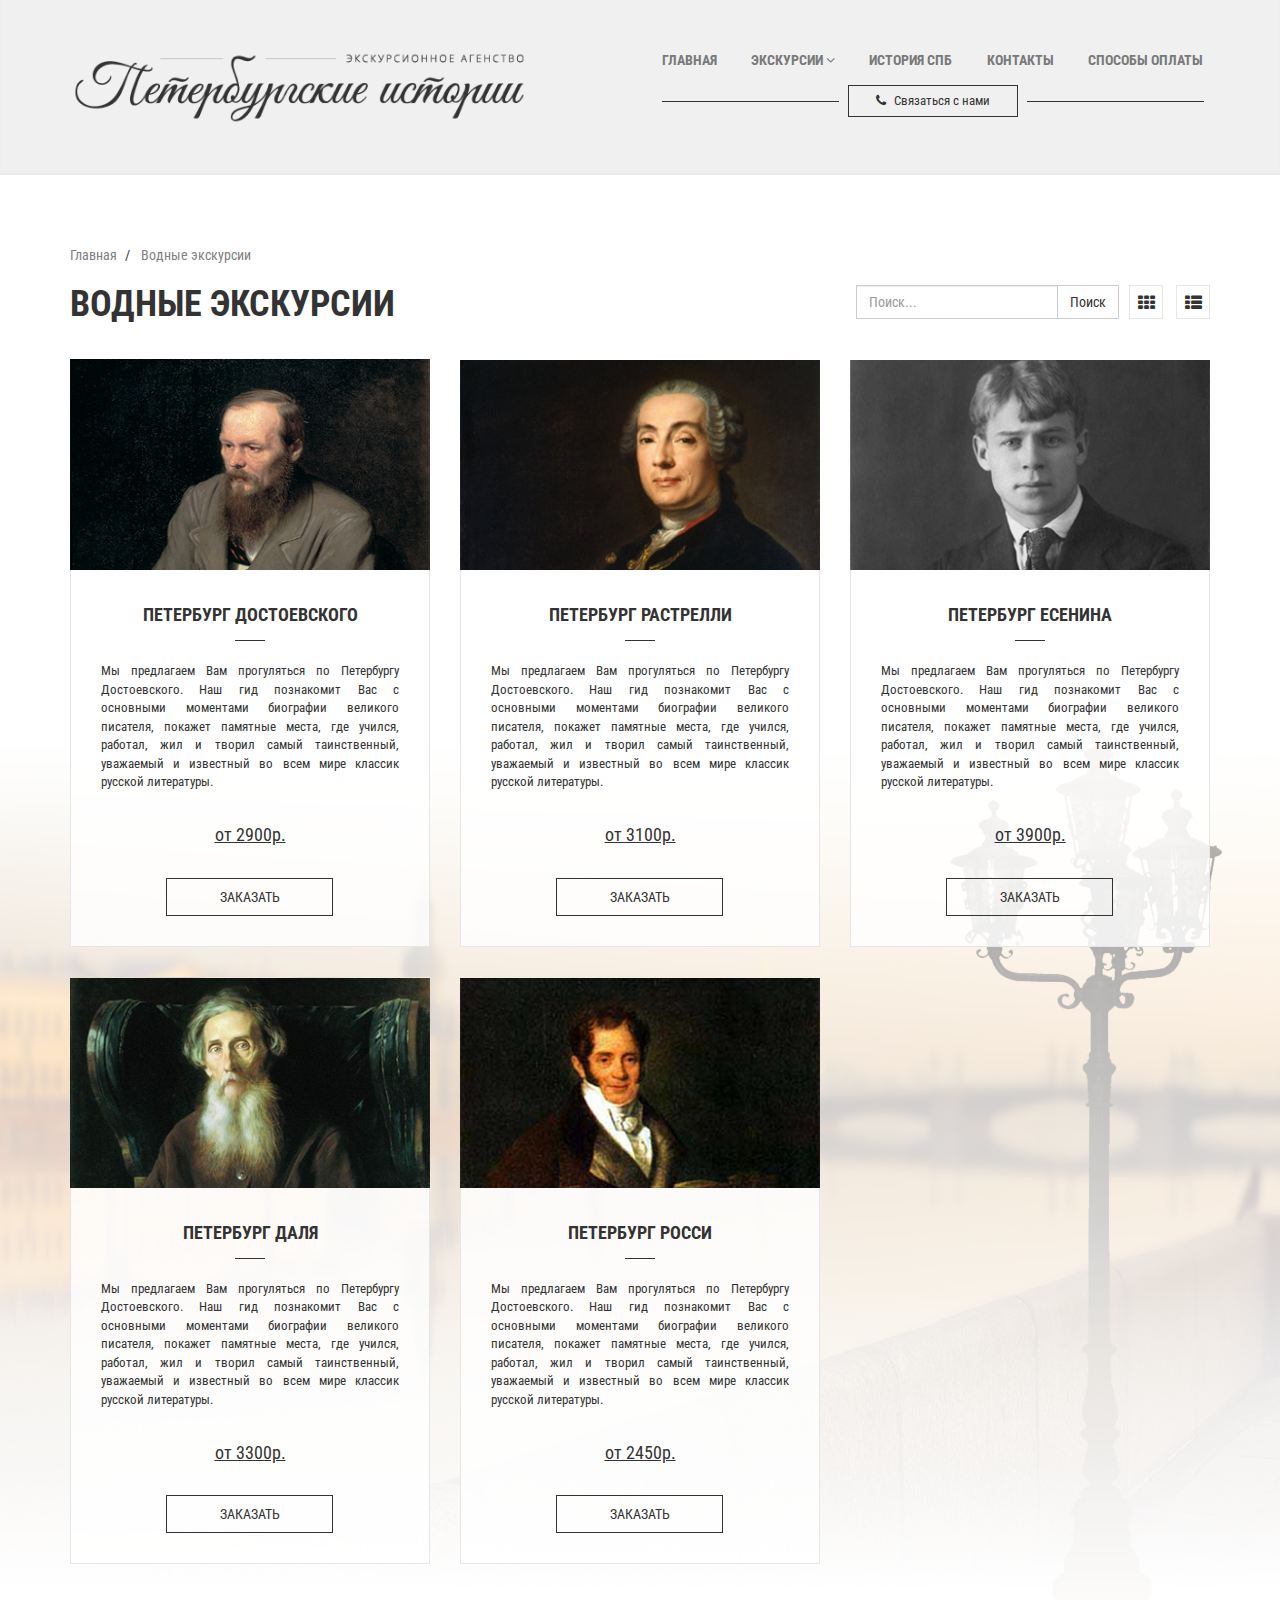
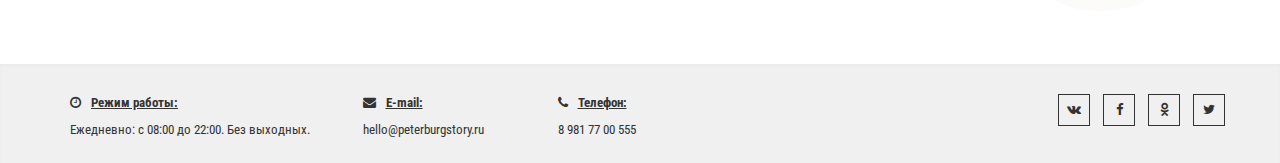
<file: water_tours.html>
<!DOCTYPE html>
<html lang="en">
<head>
    <meta charset="utf-8">
    <meta http-equiv="X-UA-Compatible" content="IE=edge">
    <meta name="viewport" content="width=device-width, initial-scale=1">
    <title>Water tours</title>
    <!-- Bootstrap -->
    <link href="css/bootstrap.min.css" rel="stylesheet">
    <link href="css/bootstrap-datetimepicker.min.css" rel="stylesheet">
    <link href="css/style.css" rel="stylesheet">
    <link rel="stylesheet" href="https://maxcdn.bootstrapcdn.com/font-awesome/4.4.0/css/font-awesome.min.css">
    <!-- HTML5 Shim and Respond.js IE8 support of HTML5 elements and media queries -->
    <!-- WARNING: Respond.js doesn't work if you view the page via file:// -->
    <!--[if lt IE 9]>
    <script src="https://oss.maxcdn.com/libs/html5shiv/3.7.0/html5shiv.js"></script>
    <script src="https://oss.maxcdn.com/libs/respond.js/1.4.2/respond.min.js"></script>
    <![endif]-->
</head>
<body>
<div class="inner-pages_wrapper">
    <div class="inner-pages_content">
        <header>
            <nav class="navbar navbar-default navbar-main">
                <div class="container">
                    <div class="row">
                        <!-- Brand and toggle get grouped for better mobile display -->
                        <div class="navbar-header no-padding col-sm-12 col-md-5 col-lg-6">
                            <button type="button" class="navbar-toggle collapsed" data-toggle="collapse" data-target="#bs-example-navbar-collapse-1" aria-expanded="false">
                                <span class="sr-only">Toggle navigation</span>
                                <span class="icon-bar"></span>
                                <span class="icon-bar"></span>
                                <span class="icon-bar"></span>
                            </button>
                            <a class="col-xs-10 logo logo_inner" href="#">
                                <img src="images/logo_inner.png" alt="logo" class="img-responsive">
                            </a>
                        </div>
                        <div class="col-xs-12 col-sm-12 col-md-7 col-lg-6 no-padding">
                            <!-- Collect the nav links, forms, and other content for toggling -->
                            <div class="collapse navbar-collapse navbar-collapse_custom" id="bs-example-navbar-collapse-1">
                                <ul class="nav nav-justified navbar-main_content hidden-xs">
                                    <li><a href="#">Главная</a></li>
                                    <li class="dropdown">
                                        <a href="#" class="dropdown-toggle" data-toggle="dropdown">экскурсии <i class="fa fa-angle-down"></i></a>
                                        <ul class="dropdown-menu">
                                            <li class="dropdown-submenu">
                                                <a href="#" class="dropdown-toggle" data-toggle="dropdown">заказные<i class="fa fa-angle-right pull-right"></i></a>
                                                <ul class="dropdown-menu">
                                                    <li><a href="#">пешеходные</a></li>
                                                    <li><a href="#">автобусные</a></li>
                                                    <li><a href="#">водные</a></li>
                                                    <li><a href="#">интерьерные</a></li>
                                                    <li><a href="#">нестандартные</a></li>
                                                    <li><a href="#">фотосессии</a></li>
                                                </ul>
                                            </li>
                                            <li class="dropdown-submenu">
                                                <a href="#" class="dropdown-toggle" data-toggle="dropdown">групповые<i class="fa fa-angle-right pull-right"></i></a>
                                                <ul class="dropdown-menu">
                                                    <li><a href="#">пешеходные</a></li>
                                                    <li><a href="#">автобусные</a></li>
                                                    <li><a href="#">водные</a></li>
                                                    <li><a href="#">интерьерные</a></li>
                                                    <li><a href="#">нестандартные</a></li>
                                                    <li><a href="#">фотосессии</a></li>
                                                </ul>
                                            </li>
                                        </ul>
                                    </li>
                                    <li><a href="#">история спб</a></li>
                                    <li><a href="#">контакты</a></li>
                                    <li><a href="#">способы оплаты</a></li>
                                </ul>
                                <ul class="nav navbar-nav navbar-main_content visible-xs hidden-sm hidden-md hidden-lg">
                                    <li><a href="#">Главная</a></li>
                                    <li class="dropdown">
                                        <a href="#" class="dropdown-toggle" data-toggle="dropdown" id="excursions">экскурсии <i id="arrow-down" class="fa fa-angle-down"></i></a>
                                        <ul class="dropdown-menu">
                                            <li class="dropdown-submenu">
                                                <a href="#" class="dropdown-toggle" data-toggle="dropdown">заказные<i class="fa fa-angle-right pull-right"></i></a>
                                                <ul class="dropdown-menu dropdown-menu-3level">
                                                    <li><a href="#">пешеходные</a></li>
                                                    <li><a href="#">автобусные</a></li>
                                                    <li><a href="#">водные</a></li>
                                                    <li><a href="#">интерьерные</a></li>
                                                    <li><a href="#">нестандартные</a></li>
                                                    <li><a href="#">фотосессии</a></li>
                                                </ul>
                                            </li>
                                            <li class="dropdown-submenu">
                                                <a href="#" class="dropdown-toggle" data-toggle="dropdown">групповые<i class="fa fa-angle-right pull-right"></i></a>
                                                <ul class="dropdown-menu dropdown-menu-3level">
                                                    <li><a href="#">пешеходные</a></li>
                                                    <li><a href="#">автобусные</a></li>
                                                    <li><a href="#">водные</a></li>
                                                    <li><a href="#">интерьерные</a></li>
                                                    <li><a href="#">нестандартные</a></li>
                                                    <li><a href="#">фотосессии</a></li>
                                                </ul>
                                            </li>
                                        </ul>
                                    </li>
                                    <li><a href="#">история спб</a></li>
                                    <li><a href="#">контакты</a></li>
                                    <li><a href="#">способы оплаты</a></li>
                                </ul>
                                <div class="invisible-xs invisible-sm visible-md visible-lg">
                                    <a href="" class="contact-btn">
                                        <div class="contact-btn_shadow"></div>
                                        <i class="fa fa-phone"></i>
                                        Связаться с нами
                                    </a>
                                </div>
                            </div>
                            <div class="container visible-sm invisible-xs">
                                <div class="row">
                                    <a href="" class="contact-btn">
                                        <div class="contact-btn_shadow"></div>
                                        <i class="fa fa-phone"></i>
                                        Связаться с нами
                                    </a>
                                </div>
                            </div>
                        </div>
                    </div>
                </div>
            </nav>
        </header>
        <article class="content_inner bg-1">
            <img src="images/bg_inner__lamp-7.png" class="content_inner__bg_lamp  hidden-xs" alt="lamp">
            <section class="container">
                <div class="row">
                    <ol class="breadcrumb">
                        <li>
                            <a href="#">Главная</a>
                        </li>
                        <li>
                            <a href="#">Водные экскурсии</a>
                        </li>
                    </ol>
                </div>
            </section>
            <section class="container clearfix">
                <h1 class="content-heading">водные экскурсии</h1>
                <ul class="tab-btn_menu pull-right"  role="tablist">
                    <li role="presentation">
                        <a href="#cards" aria-controls="cards" role="tab" data-toggle="tab"><i class="fa fa-th"></i></a>
                    </li>
                    <li role="presentation">
                        <a href="#list" aria-controls="list" role="tab" data-toggle="tab"><i class="fa fa-th-list"></i></a>
                    </li>
                </ul>
                <div class="form-inline search-field pull-right">
                    <div class="input-group">
                        <input type="search" class="form-control" placeholder="Поиск...">
                        <span class="input-group-btn">
                            <button class="btn btn-default" type="button">Поиск</button>
                        </span>
                    </div>
                </div>
            </section>
            <div class="tab-content">
                <div role="tabpanel" class="tab-pane active" id="cards">
                    <section class="container">
                        <div class="row">
                            <div class="col-sm-6 col-md-4">
                                <div class="col-xs-12 no-padding card-img">
                                    <img src="images/dost.png" alt="dostoevskii" class="img-responsive">
                                </div>
                                <div class="col-xs-12 caption-block">
                                    <h3 class="caption-block_header">петербург достоевского</h3>
                                    <p class="caption-block_text">
                                        Мы предлагаем Вам прогуляться по Петербургу Достоевского. Наш гид познакомит Вас с основными
                                        моментами биографии великого писателя, покажет памятные места, где учился, работал, жил и
                                        творил самый таинственный, уважаемый и известный во всем мире классик русской литературы.
                                    </p>
                                    <div class="caption-block_price">от 2900р.</div>
                                    <a href="" class="caption-block_order-btn" data-toggle="modal" data-target=".modal">заказать</a>
                                </div>
                            </div>
                            <div class="col-sm-6 col-md-4">
                                <div class="col-xs-12 no-padding card-img">
                                    <img src="images/rastr.png" alt="rastrelli" class="img-responsive">
                                </div>
                                <div class="col-xs-12 caption-block">
                                    <h3 class="caption-block_header">петербург растрелли</h3>
                                    <p class="caption-block_text">
                                        Мы предлагаем Вам прогуляться по Петербургу Достоевского. Наш гид познакомит Вас с основными
                                        моментами биографии великого писателя, покажет памятные места, где учился, работал, жил и
                                        творил самый таинственный, уважаемый и известный во всем мире классик русской литературы.
                                    </p>
                                    <div class="caption-block_price">от 3100р.</div>
                                    <a href="" class="caption-block_order-btn" data-toggle="modal" data-target=".modal">заказать</a>
                                </div>
                            </div>
                            <div class="col-sm-6 col-md-4">
                                <div class="col-xs-12 no-padding card-img">
                                    <img src="images/esen.png" alt="esenin" class="img-responsive">
                                </div>
                                <div class="col-xs-12 caption-block">
                                    <h3 class="caption-block_header">петербург есенина</h3>
                                    <p class="caption-block_text">
                                        Мы предлагаем Вам прогуляться по Петербургу Достоевского. Наш гид познакомит Вас с основными
                                        моментами биографии великого писателя, покажет памятные места, где учился, работал, жил и
                                        творил самый таинственный, уважаемый и известный во всем мире классик русской литературы.
                                    </p>
                                    <div class="caption-block_price">от 3900р.</div>
                                    <a href="" class="caption-block_order-btn" data-toggle="modal" data-target=".modal">заказать</a>
                                </div>
                            </div>
                            <div class="col-sm-6 col-md-4">
                                <div class="col-xs-12 no-padding card-img">
                                    <img src="images/dal.png" alt="dal'" class="img-responsive">
                                </div>
                                <div class="col-xs-12 caption-block">
                                    <h3 class="caption-block_header">петербург даля</h3>
                                    <p class="caption-block_text">
                                        Мы предлагаем Вам прогуляться по Петербургу Достоевского. Наш гид познакомит Вас с основными
                                        моментами биографии великого писателя, покажет памятные места, где учился, работал, жил и
                                        творил самый таинственный, уважаемый и известный во всем мире классик русской литературы.
                                    </p>
                                    <div class="caption-block_price">от 3300р.</div>
                                    <a href="" class="caption-block_order-btn" data-toggle="modal" data-target=".modal">заказать</a>
                                </div>
                            </div>
                            <div class="col-sm-6 col-md-4">
                                <div class="col-xs-12 no-padding card-img">
                                    <img src="images/rossi.png" alt="rossi" class="img-responsive">
                                </div>
                                <div class="col-xs-12 caption-block">
                                    <h3 class="caption-block_header">петербург росси</h3>
                                    <p class="caption-block_text">
                                        Мы предлагаем Вам прогуляться по Петербургу Достоевского. Наш гид познакомит Вас с основными
                                        моментами биографии великого писателя, покажет памятные места, где учился, работал, жил и
                                        творил самый таинственный, уважаемый и известный во всем мире классик русской литературы.
                                    </p>
                                    <div class="caption-block_price">от 2450р.</div>
                                    <a href="" class="caption-block_order-btn" data-toggle="modal" data-target=".modal">заказать</a>
                                </div>
                            </div>
                        </div>
                    </section>
                </div>
                <div role="tabpanel" class="tab-pane" id="list">
                    <section class="container">
                        <div class="row">
                            <div class="col-sm-12 card-wrapper">
                                <div class="col-xs-12 col-sm-4 no-padding card-img column">
                                    <img src="images/dost.png" alt="dostoevskii" class="img-responsive">
                                </div>
                                <div class="col-xs-12 col-sm-8 caption-block column">
                                    <h3 class="caption-block_header">петербург достоевского</h3>
                                    <p class="caption-block_text">
                                        Мы предлагаем Вам прогуляться по Петербургу Достоевского. Наш гид познакомит Вас с основными
                                        моментами биографии великого писателя, покажет памятные места, где учился, работал, жил и
                                        творил самый таинственный, уважаемый и известный во всем мире классик русской литературы.
                                    </p>
                                    <div class="pull-right">
                                        <div class="caption-block_price">от 2900р.</div>
                                        <a href="" class="caption-block_order-btn" data-toggle="modal" data-target=".modal">заказать</a>
                                    </div>
                                </div>
                            </div>
                            <div class="col-sm-12 card-wrapper">
                                <div class="col-xs-12 col-sm-4 no-padding card-img column">
                                    <img src="images/rastr.png" alt="rastrelli" class="img-responsive">
                                </div>
                                <div class="col-xs-12 col-sm-8 caption-block column">
                                    <h3 class="caption-block_header">петербург растрелли</h3>
                                    <p class="caption-block_text">
                                        Мы предлагаем Вам прогуляться по Петербургу Достоевского. Наш гид познакомит Вас с основными
                                        моментами биографии великого писателя, покажет памятные места, где учился, работал, жил и
                                        творил самый таинственный, уважаемый и известный во всем мире классик русской литературы.
                                    </p>
                                    <div class="pull-right">
                                        <div class="caption-block_price">от 3100р.</div>
                                        <a href="" class="caption-block_order-btn" data-toggle="modal" data-target=".modal">заказать</a>
                                    </div>
                                </div>
                            </div>
                            <div class="col-sm-12  card-wrapper">
                                <div class="col-xs-12 col-sm-4 no-padding card-img column">
                                    <img src="images/esen.png" alt="esenin" class="img-responsive">
                                </div>
                                <div class="col-xs-12 col-sm-8 caption-block column">
                                    <h3 class="caption-block_header">петербург есенина</h3>
                                    <p class="caption-block_text">
                                        Мы предлагаем Вам прогуляться по Петербургу Достоевского. Наш гид познакомит Вас с основными
                                        моментами биографии великого писателя, покажет памятные места, где учился, работал, жил и
                                        творил самый таинственный, уважаемый и известный во всем мире классик русской литературы.
                                    </p>
                                    <div class="pull-right">
                                        <div class="caption-block_price">от 3900р.</div>
                                        <a href="" class="caption-block_order-btn" data-toggle="modal" data-target=".modal">заказать</a>
                                    </div>
                                </div>
                            </div>
                            <div class="col-sm-12 card-wrapper">
                                <div class="col-xs-12 col-sm-4 no-padding card-img column">
                                    <img src="images/dal.png" alt="dal'" class="img-responsive">
                                </div>
                                <div class="col-xs-12 col-sm-8 caption-block column">
                                    <h3 class="caption-block_header">петербург даля</h3>
                                    <p class="caption-block_text">
                                        Мы предлагаем Вам прогуляться по Петербургу Достоевского. Наш гид познакомит Вас с основными
                                        моментами биографии великого писателя, покажет памятные места, где учился, работал, жил и
                                        творил самый таинственный, уважаемый и известный во всем мире классик русской литературы.
                                    </p>
                                    <div class="pull-right">
                                        <div class="caption-block_price">от 3300р.</div>
                                        <a href="" class="caption-block_order-btn" data-toggle="modal" data-target=".modal">заказать</a>
                                    </div>
                                </div>
                            </div>
                            <div class="col-sm-12 card-wrapper">
                                <div class="col-xs-12 col-sm-4 no-padding card-img column">
                                    <img src="images/rossi.png" alt="rossi" class="img-responsive">
                                </div>
                                <div class="col-xs-12 col-sm-8 caption-block column">
                                    <h3 class="caption-block_header">петербург росси</h3>
                                    <p class="caption-block_text">
                                        Мы предлагаем Вам прогуляться по Петербургу Достоевского. Наш гид познакомит Вас с основными
                                        моментами биографии великого писателя, покажет памятные места, где учился, работал, жил и
                                        творил самый таинственный, уважаемый и известный во всем мире классик русской литературы.
                                    </p>
                                    <div class="pull-right">
                                        <div class="caption-block_price">от 2450р.</div>
                                        <a href="" class="caption-block_order-btn" data-toggle="modal" data-target=".modal">заказать</a>
                                    </div>
                                </div>
                            </div>
                        </div>
                    </section>
                </div>
            </div>
        </article>
    </div>

    <footer class="footer">
        <div class="container">
            <div class="row">
                <div class="col-xs-6 col-sm-3 col-md-3">
                    <div class="footer_heading">
                        <i class="fa fa-clock-o"></i>Режим работы:
                    </div>
                    <div class="footer_text">
                        Ежедневно: с 08:00 до 22:00. Без выходных.
                    </div>
                </div>
                <div class="col-xs-6 col-sm-3 col-md-2">
                    <div class="footer_heading">
                        <i class="fa fa-envelope"></i>E-mail:
                    </div>
                    <div class="footer_text">
                        hello@peterburgstory.ru
                    </div>
                </div>
                <div class="col-xs-6 col-sm-3 col-md-2">
                    <div class="footer_heading">
                        <i class="fa fa-phone"></i>Телефон:
                    </div>
                    <div class="footer_text">
                        8 981 77 00 555
                    </div>
                </div>
                <ul class="footer_socials">
                    <li><a href="#"><i class="fa fa-vk"></i></a></li>
                    <li><a href="#"><i class="fa fa-facebook"></i></a></li>
                    <li><a href="#"><i class="fa fa-odnoklassniki"></i></a></li>
                    <li><a href="#"><i class="fa fa-twitter"></i></a></li>
                </ul>
            </div>
        </div>
    </footer>

    <!-- Modal -->
    <div class="modal fade" id="myModal" tabindex="-1" role="dialog" aria-labelledby="myModalLabel">
        <div class="modal-dialog" role="document">
            <div class="modal-content">
                <div class="modal-header">
                    <button type="button" class="close" data-dismiss="modal" aria-label="Close"><span aria-hidden="true">&times;</span></button>
                    <h4 class="modal-title" id="myModalLabel">Форма заказа</h4>
                </div>
                <div class="modal-body">
                    <form action="#" method="post">
                        <div class="form-group">
                            <label for="datetimepicker">Желаемая дата проведения экскурсии</label>
                            <input type='text' required class="form-control" id='datetimepicker' placeholder="Дата проведения">
                        </div>
                        <div class="form-group">
                            <label for="language">Язык проведения</label>
                            <select class="form-control" required id="language">
                                <option>Русский</option>
                                <option>English</option>
                            </select>
                        </div>
                        <div class="form-group">
                            <label for="number">Количественный состав группы</label>
                            <input type="number" required min="1" max="100" class="form-control" id="number" placeholder="Количество">
                        </div>
                        <div class="form-group">
                            <label for="name">ФИО заказчика</label>
                            <input type="text" required class="form-control" id="name" placeholder="ФИО">
                        </div>
                        <div class="form-group">
                            <label for="phone">Номер телефона</label>
                            <input type="tel" pattern="(\+?\d[- .]*){7,13}" required class="form-control" id="phone" placeholder="Номер телефона">
                        </div>
                    </form>
                </div>
                <div class="modal-footer">
                    <button type="button" class="button modal-btn" data-dismiss="modal">Отмена</button>
                    <button type="submit" class="button modal-btn">Заказать</button>
                </div>
            </div>
        </div>
    </div>
</div>


<!-- jQuery (necessary for Bootstrap's JavaScript plugins) -->
<script src="https://code.jquery.com/jquery-2.1.4.min.js"></script>
<!-- Include all compiled plugins (below), or include individual files as needed -->
<script src="js/moment-with-locales.min.js"></script>
<script src="js/bootstrap.min.js"></script>
<script src="js/dropdown-menu.js"></script>
<script src="js/bootstrap-datetimepicker.min.js"></script>
<script src="js/custom.js"></script>
</body>
</html>
</file>
<file: css/style.css>
@import url(http://fonts.googleapis.com/css?family=Roboto+Condensed:400,700);

a {
    transition: .3s all;
    outline: none;
}
html, body {
    font-family: 'Roboto Condensed', sans-serif;
    height: 100%;
}
.no-padding {
    padding: 0;
}
.bg-white {
    background: #ffffff;
}

/*=========================================== main page START ============================================*/
.bgvideo {
    position: fixed;
    right: 0;
    bottom: 0;
    min-width: 100%;
    min-height: 100%;
    width: auto;
    height: auto;
    z-index: -9999;
}
.wrapper {
    background: rgba(0,0,0, .5);
    height: 100%;
    width: 100%;
    padding-top: 60px;
    display: table;
}
.content {
    display: table-row;
    height: 100%;
}
/*======================================= main page Header START =======================================*/
.navbar-main {
    background: transparent;
    border: none;
}

.logo {
    float: right;
}

.navbar-collapse_custom {
    width: 100%;
}
/*========== dropdown menu ===========*/
.navbar-main .navbar-main_content {
    padding: 0;
    margin: 0;
}
.navbar-main .navbar-main_content > li > a {
    color: #ffffff;
    text-shadow: 3px 6px 0 rgba(0,0,0, .2);
    font-size: 14px;
    font-weight: bold;
    text-transform: uppercase;
    background: inherit;
    padding: 0 10px 15px !important;
    white-space: nowrap;
}
.navbar-main .navbar-main_content > li:first-child > a {
    padding-left: 0 !important;
}
.navbar-main .navbar-main_content > li:last-child > a {
    padding-right: 0 !important;
}
.navbar-main .navbar-main_content > li > a:hover,
.navbar-main .navbar-main_content > li > a:focus {
    color: #a0a6ab;
    background: inherit;
}
.navbar-main .navbar-main_content > .active > a,
.navbar-main .navbar-main_content > .active > a:hover,
.navbar-main .navbar-main_content > .active > a:focus {
    color: #a0a6ab;
    background: inherit;
}
.navbar-main .navbar-main_content > .open > a,
.navbar-main .navbar-main_content > .open > a:hover,
.navbar-main .navbar-main_content > .open > a:focus {
    color: #a0a6ab;
    background: inherit;
}
.dropdown-menu > li {
    border-bottom: 1px solid #262626;
    border-right: 1px solid #262626;
}
.dropdown-menu > li > a {
    font-size: 11px !important;
    padding: 15px !important;
    min-width: 155px;
    color: #7a7a7a;
    background: #171717;
    text-transform: uppercase;
}
.dropdown-menu {
    padding: 0 !important;
    border-radius: 0;
}
.navbar-main .navbar-toggle:hover,
.navbar-main .navbar-toggle:focus {
    color: #ffffff;
    background-color: transparent;
}
.navbar-main .navbar-toggle .icon-bar {
    color: #ffffff;
    background-color: #ffffff;
}
.navbar-main_content .open > a:hover, .navbar-main_content .open > a:focus {
    border-bottom: none !important;
}

.dropdown-submenu {
    position:relative;
}
.dropdown-submenu > .dropdown-menu {
    top:-1px !important;
    left:100% !important;
    margin-top:0;
    margin-left:0;
    border-radius: 0;
}
.dropdown-submenu > a {
    color: #7a7a7a !important;
    background: #171717 !important;
}
.dropdown-submenu.open > a, .dropdown-submenu.open > a:active,
.dropdown-submenu > a:hover, .dropdown-submenu.open > a:focus {
    color: #ffffff !important;
    background-color: #262626 !important;
}
.dropdown-submenu.open > .dropdown-menu > li > a:active, .dropdown-submenu.open > .dropdown-menu > li > a:hover,
.dropdown-submenu.open > .dropdown-menu > li > a:focus {
    color: #ffffff !important;
    background-color: #262626 !important;
}
/*====== dropdown menu end =======*/

.contact-btn {
    position: relative;
    display: block;
    background: transparent;
    border: 1px solid #ffffff;
    font-size: 13px;
    color: #ffffff;
    line-height: 30px;
    text-align: center;
    margin: 0 auto;
    max-width: 170px;
    text-shadow: 3px 6px 1px rgba(0,0,0, .2);
}
.contact-btn:before, .contact-btn:after {
    content: " ";
    position: absolute;
    top: 50%;
    height: 1px;
    display: inline-block;
    vertical-align: middle;
    background-color: #ffffff;
    width: 177px;
    transition: .3s all;
    box-shadow: 3px 6px 1px rgba(0,0,0, .2);
}
.contact-btn:before {
    left: -187px;
}
.contact-btn:after {
    right: -187px;
}
.contact-btn i {
    margin-right: 5px;
}
a.contact-btn:hover,
a.contact-btn:focus {
    color: #a0a6ab;
    background-color: transparent;
    text-decoration: none;
    transition: .3s all;
}
.contact-btn_shadow {
    position: absolute;
    top: 6px;
    left: 3px;
    border: 1px solid rgba(0,0,0, .2);
    display: block;
    background: transparent;
    height: 30px;
    width: 170px;
    z-index: -1;
}
/*======================================= main page Header FINISH =======================================*/
/*======================================= main page Content START =======================================*/
.heading-wrap {
    margin: 60px 0;
}
.heading {
    color: #ffffff;
    text-shadow: 3px 6px 0 rgba(0,0,0, .2);
    font-size: 48px;
    font-weight: bold;
    line-height: 1em;
    text-transform: uppercase;
    text-align: center;
    background: inherit;
}

.content_nav {
    margin: 0;
    padding: 0;
    width: 100%;
}
.content_nav > li {
    display: inline-block;
    /*margin: 0 70px 70px 0;*/
}
.content_nav > li:last-child {
    margin-right: 0;
}
.content_nav > li > a {
    display: block;
    border-radius: 50%;
    width: 131px;
    height: 131px;
    margin-bottom: 12px;
}
.content_nav > li > a:hover, .content_nav > li > a:focus {
    background-color: transparent;
}

a.content_nav__item-1 {
    background: url(../images/1.png);
}
a.content_nav__item-1:hover {
    background: url(../images/1-hover.png);
}
a.content_nav__item-2 {
    background: url(../images/2.png);
}
a.content_nav__item-2:hover {
    background: url(../images/2-hover.png);
}
a.content_nav__item-3 {
    background: url(../images/3.png);
}
a.content_nav__item-3:hover {
    background: url(../images/3-hover.png);
}
a.content_nav__item-4 {
    background: url(../images/4.png);
}
a.content_nav__item-4:hover {
    background: url(../images/4-hover.png);
}
a.content_nav__item-5 {
    background: url(../images/5.png);
}
a.content_nav__item-5:hover {
    background: url(../images/5-hover.png);
}
a.content_nav__item-6 {
    background: url(../images/6.png);
}
a.content_nav__item-6:hover {
    background: url(../images/6-hover.png);
}

.item-caption {
    text-transform: uppercase;
    color: #ffffff;
    font-size: 16px;
    text-align: center;
    max-width: 130px;
    display: block;
    margin: 0 auto;
    text-shadow: 3px 6px 0 rgba(0,0,0, .2);
}

.empty-block {
    width: 100%;
    height: 240px;
    display: block;
}
/*===================================== main page Content FINISH =======================================*/
/*======================================= main page Footer START =======================================*/
.footer {
    width: 100%;
    height: auto;
    background: #171717;
    color: #ffffff;
    font-size: 13px;
    padding: 30px 0 24px;
}
.footer_heading {
    font-weight: bold;
    text-decoration: underline;
    margin-bottom: 8px;
}
.footer_heading > i {
    margin-right: 10px;
}
.footer_text {

}
.footer_socials {
    list-style: none;
    margin: 0;
    padding: 0;
    float: right;
}
.footer_socials li {
    display: inline-block;
    margin-left: 10px;
}
.footer_socials a {
    display: block;
    border: 1px solid #ffffff;
    color: #ffffff;
    width: 32px;
    height: 32px;
    padding: 8px 5px;
}
.footer_socials i {
    text-align: center;
    display: block;
}
.footer_socials a:hover, .footer_socials a:focus {
    text-decoration: none;
    color: #a0a6ab;
}
/*====================================== main page Footer FINISH =======================================*/
/*=================================== main page Media Queries START ====================================*/
@media only screen and (min-width: 1367px) {
    .heading-wrap {
        margin: 100px 0;
    }
}
@media (min-width: 768px) {
    .navbar-header, .navbar-collapse_custom {
        margin-bottom: 20px;
    }
    .content_nav > li {
        margin-bottom: 18px;
    }
    .content_nav > li > a {
        margin: 0 auto 12px;
    }
}
@media (max-width: 767px) {
    .wrapper {
        padding: 0;
    }
    .navbar-main .navbar-main_content {
        float: none;
        margin-left: 0;
        margin-right: 0;
    }
    .navbar-main .navbar-main_content > li > a {
        color: #7a7a7a;
        background: rgba(10,10,11, .9);
        padding: 16px !important;
        margin: 0;
        font-size: 11px;
        font-weight: normal;
        border-bottom: 1px solid #363636;
    }
    .navbar-main .navbar-main_content > li:first-child > a {
        padding-left: 16px !important;
    }
    .navbar-collapse_custom {
        padding: 0 !important;
    }
    .navbar-main_content .fa {
        float: right;
    }
    .navbar-main .navbar-main_content > li > a:hover,
    .navbar-main .navbar-main_content > li > a:focus {
        color: #ffffff;
        background: rgba(42,42,42, .95);
    }
    .navbar-main .navbar-main_content > .active > a,
    .navbar-main .navbar-main_content > .active > a:hover,
    .navbar-main .navbar-main_content > .active > a:focus {
        color: #ffffff;
        background: rgba(42,42,42, .95);
    }
    .navbar-main .navbar-main_content > .open > a,
    .navbar-main .navbar-main_content > .open > a:hover,
    .navbar-main .navbar-main_content > .open > a:focus {
        color: #ffffff;
        background: rgba(42,42,42, .95);
    }
    .dropdown-menu > li > a {
        color: #7a7a7a;
        background: rgba(10,10,11, .9);
        padding-left: 30px !important;
    }
    .dropdown-submenu > .dropdown-menu-3level > li > a {
        padding-left: 45px !important;
    }
    .dropdown-submenu > a {
        color: #7a7a7a !important;
        background: rgba(10,10,11, .9) !important;
    }
    .dropdown-submenu.open > a, .dropdown-submenu.open > a:active,
    .dropdown-submenu > a:hover, .dropdown-submenu.open > a:focus {
        color: #ffffff !important;
        background: rgba(42,42,42, .95) !important;
    }
    .dropdown-submenu.open > .dropdown-menu > li > a:active, .dropdown-submenu.open > .dropdown-menu > li > a:hover,
    .dropdown-submenu.open > .dropdown-menu > li > a:focus {
        color: #ffffff !important;
        background: rgba(42,42,42, .95) !important;
    }
    .content_nav > li {
        margin-bottom: 18px;
    }
    .content_nav > li > a {
        margin: 0 auto 12px;
    }
    .navbar-header {
        padding: 15px 15px 25px;
        background: rgba(0,0,0, 1);
    }
    .logo {
        float: left;
        padding: 0;
    }
    .navbar-toggle {
        margin-right: 0;
        margin-top: 0;
        border: none;
    }
    .navbar-main .navbar-main_content > li > a {
        text-align: justify;
        padding: 18px 30px;
    }
    .empty-block {
        display: none;
    }
    .footer_text {
        margin-bottom: 10px;
    }
    .footer_socials {
        float: none;
    }
}
@media (max-width: 600px) {
    .wrapper, .content {
        display: block;
        height: auto;
    }
}
/*==================================== main page Media Queries FINISH =====================================*/
/*=========================================== main page FINISH ============================================*/

/*======================================= walking tours page START ========================================*/
/*===== wrapper for all inner pages ======*/
.inner-pages_wrapper {
    background: #ffffff;
    height: 100%;
    width: 100%;
    display: table;
}
.inner-pages_content {
    display: table-row;
    height: 100%;
}
/*=================== walking tours (and for all inner pages) Header START ==============================*/
.inner-pages_wrapper > .inner-pages_content > header {
    padding: 50px 0 30px;
    background: #f0f0f0;
    box-shadow: inset 0 -2px 2px rgba(230,230,230, .5);
}
.inner-pages_wrapper .logo {
    float: left;
    margin-bottom: 20px;
}
.inner-pages_wrapper .navbar-header, .inner-pages_wrapper .navbar-collapse_custom {
    margin-bottom: 20px;
}
.inner-pages_wrapper .navbar-main {
    margin-bottom: 0;
}
.inner-pages_wrapper .navbar-main .navbar-main_content > li > a {
    color: #7a7a7a;
    text-shadow: none;
}
.inner-pages_wrapper .navbar-main .navbar-main_content > li > a:hover,
.inner-pages_wrapper .navbar-main .navbar-main_content > li > a:focus {
    color: #aaa;
}
.inner-pages_wrapper .navbar-main .navbar-main_content > .active > a,
.inner-pages_wrapper .navbar-main .navbar-main_content > .active > a:hover,
.inner-pages_wrapper .navbar-main .navbar-main_content > .active > a:focus {
    color: #ddd;
}
.inner-pages_wrapper .navbar-main .navbar-main_content > .open > a,
.inner-pages_wrapper .navbar-main .navbar-main_content > .open > a:hover,
.inner-pages_wrapper .navbar-main .navbar-main_content > .open > a:focus {
    color: #ddd;
}
.inner-pages_wrapper .contact-btn {
    border: 1px solid #333333;
    color: #333333;
    text-shadow: none;
}
.inner-pages_wrapper .contact-btn:before, .inner-pages_wrapper .contact-btn:after {
    background-color: #333333;
    box-shadow: none;
}
.inner-pages_wrapper a.contact-btn:hover, .inner-pages_wrapper a.contact-btn:focus {
    color: #aaa;
}
.inner-pages_wrapper .navbar-toggle .icon-bar {
    background-color: #333333;
}
/*=================== walking tours (and for all inner pages) Header FINISH ==============================*/
/*=================== walking tours (and for all inner pages) Footer START= ==============================*/
.inner-pages_wrapper .footer {
    background: #f0f0f0;
    color: #333333;
    box-shadow: inset 0 2px 2px rgba(230,230,230, .5);
}
.inner-pages_wrapper .footer_socials a {
    border: 1px solid #333333;
    color: #333333;
}
.inner-pages_wrapper .footer_socials a:hover, .inner-pages_wrapper .footer_socials a:focus {
    text-decoration: none;
    color: #a0a6ab;
}
/*=================== walking tours (and for all inner pages) Footer FINISH ==============================*/
/*===================================== walking tours Content START ======================================*/
.content_inner {
    position: relative;
    padding: 70px 0;
}
.content_inner.bg-1 {
    background: url("../images/bg_inner.png") no-repeat;
    background-size: 100% 100%;
    min-height: 1100px;
}
.content_inner.bg-2 {

}
.content_inner section {
    position: relative;
    z-index: 3;
}
.content_inner__bg_lamp {
    position: absolute;
    bottom: 50px;
    right: 50px;
}
.breadcrumb {
    padding: 0 0 0 15px;
    margin-bottom: 20px;
    list-style: none;
    background-color: transparent;
    border-radius: 0;
}
.breadcrumb > li + li:before {
    padding: 0 5px;
    color: #333333;
}
.breadcrumb > li > a {
    color: #808080;
    transition: .3s all;
    font-size: 14px;
}
.breadcrumb > li > a:hover, .breadcrumb > li > a:focus {
    color: #a0a6ab;
    transition: .3s all;
    text-decoration: none;
}
.breadcrumb > .active {
    color: #a0a6ab;
}

.content-heading {
    display: inline-block;
    margin: 0 0 35px 0;
    font-weight: bold;
    text-transform: uppercase;
    color: #333333;
}
.search-field .form-control, .search-field .input-group-btn button {
    border-radius: 0;
}
@media screen and (max-width: 992px) {
    .search-field {
        display: block;
        margin-bottom: 40px;
    }
}
.tab-btn_menu {
    list-style: none;
    margin: 0 0 35px 0;
    padding: 0;
    /*float: right;*/
}
.tab-btn_menu li {
    display: inline-block;
    margin-left: 10px;
}
.tab-btn_menu a {
    display: block;
    border: 1px solid #e6e6e6;
    color: #333333;
    width: 34px;
    height: 34px;
    font-size: 17px;
    padding: 8px 5px;
    background: #ffffff;
}
.tab-btn_menu i {
    text-align: center;
    display: block;
}
.tab-btn_menu a:hover, .tab-btn_menu a:focus {
    text-decoration: none;
    color: #a0a6ab;
}
/*========= main tab =============*/
.caption-block {
    position: relative;
    border: 1px solid #e6e6e6;
    border-top: none;
    padding: 35px 30px 80px;
    margin-bottom: 30px;
    background: rgba(255,255,255, .8);
}
.card-img > img {
    width: 100%;
}
.caption-block_header {
    position: relative;
    display: block;
    margin: 0 0 22px;
    padding-bottom: 15px;
    font-size: 18px;
    font-weight: bold;
    text-align: center;
    text-transform: uppercase;
}
.caption-block_header:after {
    position: absolute;
    content: "";
    width: 30px;
    left: 50%;
    margin-left: -15px;
    top: 100%;
    height: 1px;
    background: #333333;
}
.caption-block_text {
    font-size: 13px;
    text-align: justify;
    margin: 0 0 30px 0;
}
.caption-block_price {
    font-size: 18px;
    text-align: center;
    text-decoration: underline;
    margin: 0 0 18px 0;
}
/*.caption-block_order-btn {
    display: block;
    max-width: 167px;
    width: 100%;
    margin: 0 auto;
    padding: 8px 0;
    text-align: center;
    text-transform: uppercase;
    font-size: 14px;
    border: 1px solid #333333;
    color: #333333;
}*/
.caption-block_order-btn {
    position: absolute;
    bottom: 30px;
    left: 50%;
    margin-left: -84px;
    display: block;
    max-width: 167px;
    width: 100%;
    /* margin: 0 auto; */
    padding: 8px 0;
    text-align: center;
    text-transform: uppercase;
    font-size: 14px;
    border: 1px solid #333333;
    color: #333333;
}
.caption-block_order-btn:focus, .caption-block_order-btn:hover {
    color: #a0a6ab;
    text-decoration: none;
}
/*========= list tab ===========*/
#list .card-wrapper {
    margin-bottom: 30px;
}
#list .card-img {
    position: relative;
}
#list .card-img > img {
    height: 100%;
    width: 100%;
}
#list .caption-block {
    border: 1px solid #e6e6e6;
    border-left: none;
    padding: 0 30px;
    margin-bottom: 0;
}
#list .caption-block .caption-block_header {
    text-align: justify;
    padding-bottom: 0;
    margin-top: 35px;
}
#list .caption-block .caption-block_header:after {
    background: transparent;
    display: none;
}
#list .caption-block_text {
    font-size: 16px;
    margin-bottom: 17px;
}
#list .caption-block_price {
    text-align: justify;
    margin: 0 15px 0 0;
    display: inline-block;
}
#list .caption-block_order-btn {
    position: relative;
    left: 0;
    bottom: 0;
    display: inline-block;
    margin: 0 0 25px 0;
    width: 170px;
}
/*===================================== walking tours Content END ======================================*/
/*====================================== tours page Content START ======================================*/
/* styles for slider */
.carousel {
    background: #fff;
    margin: 0;
}
.carousel-inner {
    margin-bottom: 30px;
}
.carousel-inner .item > div {
    box-shadow: inset 0 0 0 10px rgba(0,0,0, .5);
}
.carousel-inner .item > div > img {
    position: relative;
    z-index: -2;
}
.indicators {
    list-style: none;
    margin: 0;
    position: relative;
    padding-left: 0;
}
.indicators li {
    background-color: #fff;
    cursor: pointer;
}
.indicators li a {
    color: #717171;
    display: block;
    transition: .3s all;
}
.indicators li a:hover, .indicators li a:focus {
    opacity: .5;
    text-decoration: none;
    transition: .3s all;
}
.indicator-img-1, .indicator-img-2, .indicator-img-3 {
    height: auto;
    margin-top: 10px;
    width: 100%;
}
.carousel-indicators .active {
    background-color: #fff;
}

.tour-description {
    border: none;
}
.tour-description_heading {
    position: relative;
    display: block;
    font-size: 24px;
    margin: 10px 0 22px;
    font-weight: bold;
    text-transform: uppercase;
}
.tour-description_subheading {
    font-size: 13px;
    color: #cccccc;
    text-decoration: underline;
    margin-bottom: 26px;
}
.tour-description_text {
    font-size: 13px;
    text-align: justify;
    margin-bottom: 26px;
}
.tour-description_price {
    font-size: 18px;
    text-align: left;
    text-decoration: underline;
    margin: 0 0 18px 0;
}
.tour-description_btn {
    display: block;
    width: 170px;
    margin: 0 auto 20px;
    padding: 8px 0;
    text-align: center;
    text-transform: uppercase;
    font-size: 14px;
    border: 1px solid #333333;
    color: #333333;
}
.tour-description_btn:focus, .tour-description_btn:hover {
    color: #a0a6ab;
    text-decoration: none;
}
/*====================================== tours page Content FINISH ======================================*/
/*===================================== contact page Content START ======================================*/
.map {
    height: 420px;
    width: 100%;
    border: 1px solid #d6d6d6;
}

.contact-info_header {
    font-size: 18px;
    font-weight: bold;
    text-transform: uppercase;
    color: #333333;
}
.contact-info_header i {
    margin-right: 13px;
    color: #333333;
}
.contact-info_text {
    font-size: 16px;
    margin-left: 30px;
    color: #333333;
}
/*===================================== contact page Content FINISH =====================================*/
/*==================================== payment method Content START =====================================*/
.payment_text-block {
    margin-bottom: 40px;
    font-size: 18px;
    line-height: 2em;
}
.payment_text-block__comment {
    font-size: 16px;
    color: #c2c2c2;
}
/*=================================== payment method Content FINISH =====================================*/
/*=================================== modal order-form Content START ====================================*/
.modal-btn {
    border-radius: 0;
    border: 1px solid #e5e5e5;
    line-height: 2em;
    font-size: 16px;
    width: 140px;
    background: transparent;
    color: #333333;
    font-weight: normal;
    transition: .3s all;
}
.modal-btn:hover, .modal-btn:focus {
    color: #ddd;
    transition: .3s all;
}
/*=================================== modal order-form Content FINISH ===================================*/
/*=================================== inner pages Media Queries START ===================================*/
@media (min-width: 992px) {

}
@media (min-width: 768px) {
    .inner-pages_wrapper .navbar-header {
        margin-bottom: 0;
    }
}
@media (min-width: 768px) and (max-width: 992px) {
    .logo_inner {
        float: right !important;
    }
}
@media (max-width: 767px) {
    .content_inner {
        min-height: auto;
    }
    .inner-pages_wrapper > .inner-pages_content > header {
        padding: 0;
    }
    .inner-pages_wrapper .navbar-header {
        background: #f0f0f0;
        margin-bottom: 0;
        padding-bottom: 0;
    }
}
@media (max-width: 600px) {
    .inner-pages_wrapper, .inner-pages_content {
        display: block;
        height: auto;
    }
}
/*================================== inner pages Media Queries FINISH ===================================*/
</file>
